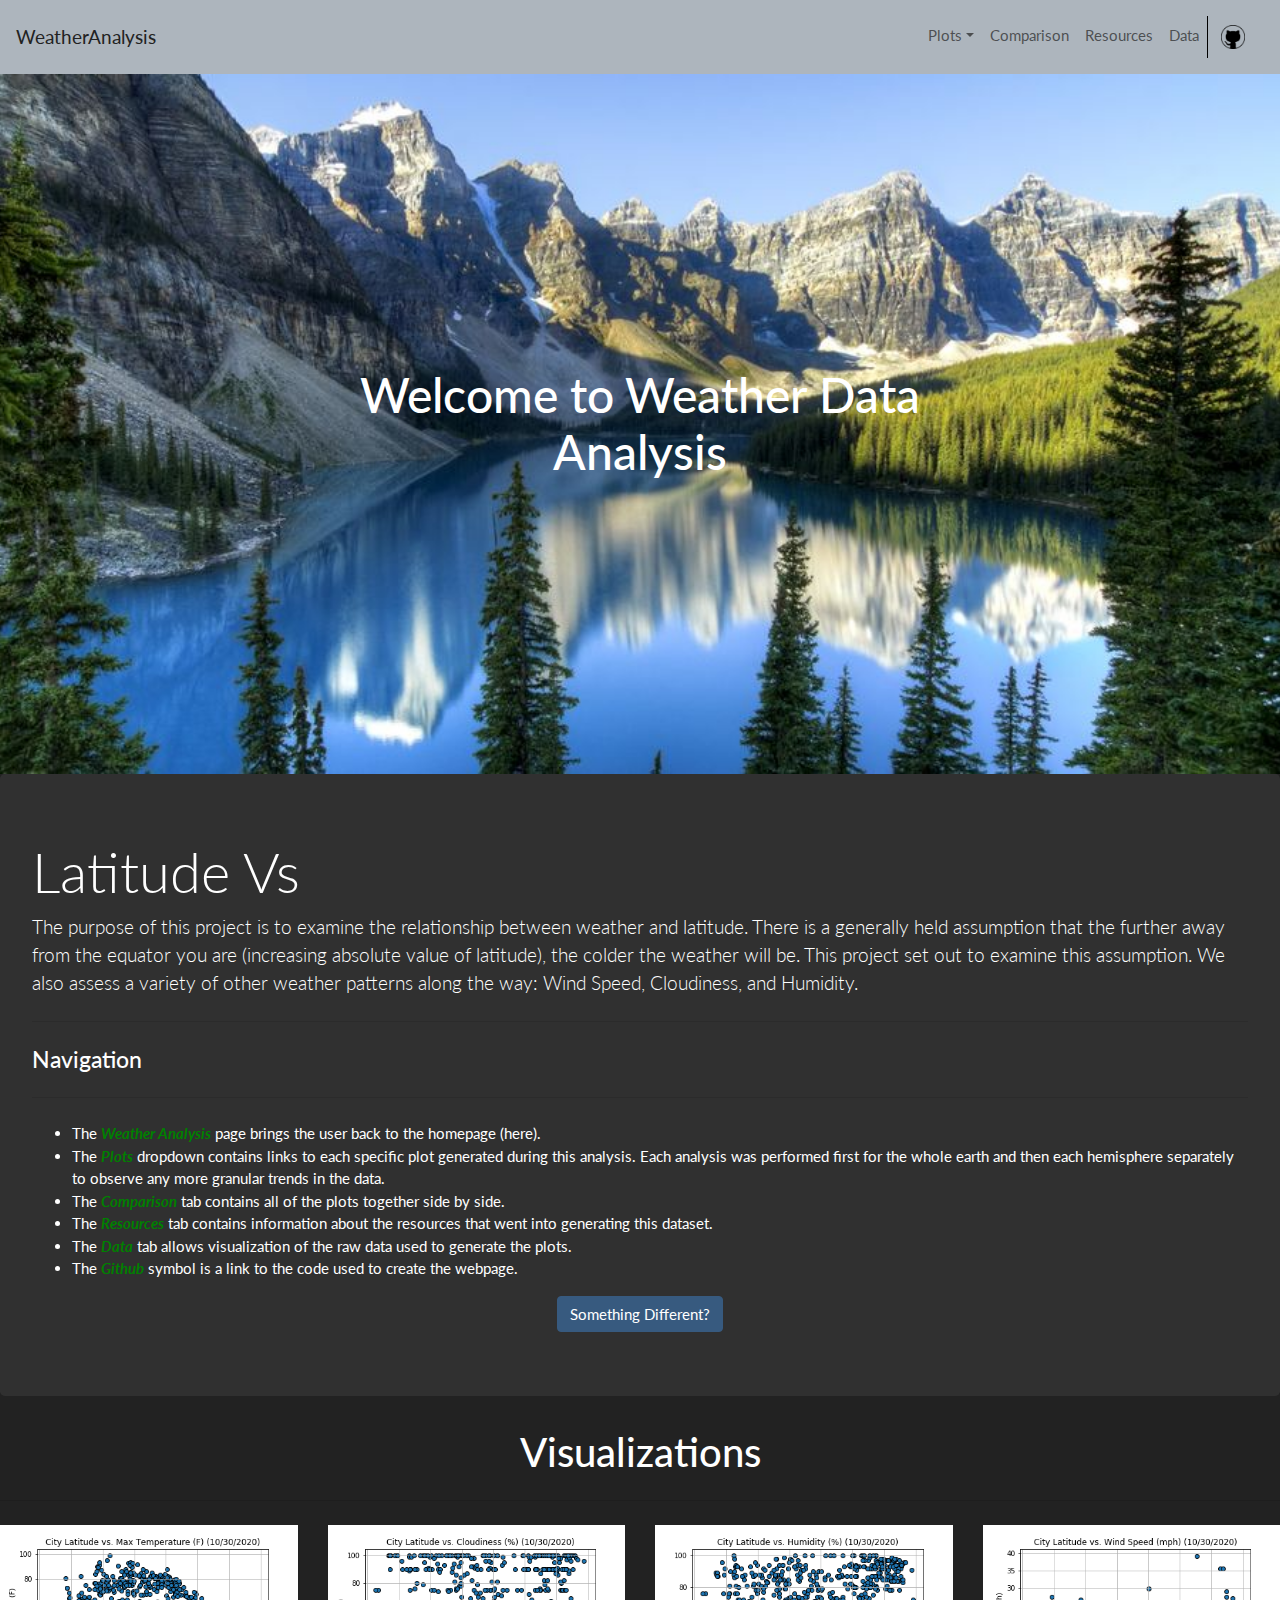
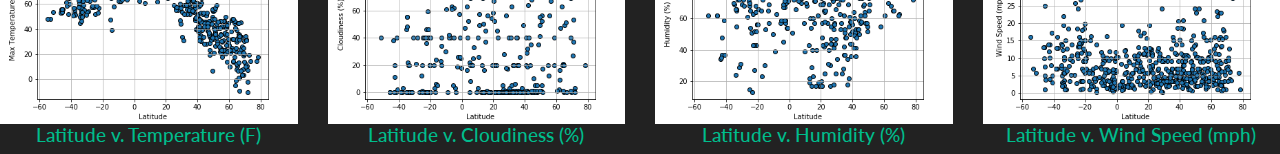
<file: index.html>
<!DOCTYPE html>
<html lang="en">
<head>
    <!-- This sets the title of the webpage that appears on the tab heading. This section also contains the regular bootstrap callout and the special Darkly bootstrap
    formatting. Finally, it contains our own style sheet for formatting specific elements. -->
    <meta charset="UTF-8" name = "viewport" content="width=device-width, initial-scale=1">
    <title>Weather Analysis</title>
    <link rel="stylesheet" href="https://stackpath.bootstrapcdn.com/bootstrap/4.3.1/css/bootstrap.min.css" integrity="sha384-ggOyR0iXCbMQv3Xipma34MD+dH/1fQ784/j6cY/iJTQUOhcWr7x9JvoRxT2MZw1T" crossorigin="anonymous">
    <link rel = "stylesheet" href = "bootstrap.css">
    <link rel = "stylesheet" href = "style.css">
</head>

<body>
<!-- This is our navbar. It will be commented here and then there are only minor changes to this for the rest of the pages. The only significant change is a small
 subheading added to the upper left of the bar to indicate which page the user is on. -->
     <nav class="navbar navbar-expand-lg navbar-light bg-light smallnav">

         <!-- This is the main link which takes you back to the homepage from each page -->
    <a class="navbar-brand smallnav" href="index.html">WeatherAnalysis</a>
    <button class="navbar-toggler" type="button" data-toggle="collapse" data-target="#navbarSupportedContent" aria-controls="navbarSupportedContent" aria-expanded="false" aria-label="Toggle navigation">
      <span class="navbar-toggler-icon"></span>
    </button>
<!-- This callout here indicates what happens when used on a smaller screen, essentially answering the question "What is collapsed together?" hence the name: navbar-collapse -->
    <div class="collapse navbar-collapse" id="navbarSupportedContent">

        <!-- ml-auto places a list on the right side of the page -->
        <ul class="navbar-nav ml-auto">
            <!-- This is a dropdown item. Plots is a list of the different analysis pages -->
            <li class="nav-item dropdown">
            <a class="nav-link dropdown-toggle smallnav" data-toggle="dropdown" href="#" role="button" aria-haspopup="true" aria-expanded="false">Plots</a>
            <div class="dropdown-menu" style>
                <a class="dropdown-item smallnav" href="./VisualPages/temp.html">Latitude v Temperature</a>
                <a class="dropdown-item smallnav" href="./VisualPages/clouds.html">Latitude v Cloudiness</a>
                <a class="dropdown-item smallnav" href="./VisualPages/humidity.html">Latitude v Humidity</a>
                <a class="dropdown-item smallnav" href="./VisualPages/winds.html">Latitude v Wind Speed</a>

            </div>
        </li>

<!-- This is a link to the page which compares all of the plots on one page -->
        <li class="nav-item">
            <a class="nav-link smallnav" href="./comparison.html">Comparison</a>
        </li>
            </li>
            <!-- This link is for the page which contains all of the Resources used by the initial analysis and this website. -->
            <li class="nav-item">
            <a class="nav-link smallnav" href="./resources.html">Resources</a>
        </li>
            <!-- This link is for the raw data page -->
            <li class="nav-item finalli">
            <a class="nav-link smallnav" href="./data.html">Data</a>
        </li>

            <a class="navbar-brand" href="https://github.com/mgood13/Web-Design-Challenge" target="_blank">
                    <img src="github_PNG83.png" width="30" height="30" alt="" loading="lazy" style="margin-left: 10px; padding: 3px;">
                </a>
      </ul>
    </div>
  </nav>


     <div class="image">
        <h1 class = landingtext >Welcome to Weather Data Analysis</h1>
     </div>


    <div>
        <!-- This is the jumbotron item which contains the text on the bottom of the landing page. -->
        <div class="jumbotron">
  <h1 class="display-4">Latitude Vs</h1>
  <p class="lead">The purpose of this project is to examine the relationship between weather and latitude. There is a generally held assumption that the further
  away from the equator you are (increasing absolute value of latitude), the colder the weather will be. This project set out to examine this assumption.
  We also assess a variety of other weather patterns along the way: Wind Speed, Cloudiness, and Humidity. </p>
  <hr class="my-4">
            <h4>Navigation</h4>
            <hr class="my-4">
            <p>
            <!-- This list creates the list. Which explains to the user each element of the navbar -->
                <ul>
            <li>The <i> <b class = 'highlight'>Weather Analysis</b> </i> page brings the user back to the homepage (here).</li>
            <li>The <i> <b class = 'highlight'>Plots</b> </i> dropdown contains links to each specific plot generated during this analysis. Each analysis was performed first for the whole earth
            and then each hemisphere separately to observe any more granular trends in the data.</li>
            <li>The <i> <b class = 'highlight'>Comparison</b> </i> tab contains all of the plots together side by side.</li>
            <li>The <i> <b class = 'highlight'>Resources</b> </i> tab contains information about the resources that went into generating this dataset.</li>
            <li>The <i> <b class = 'highlight'>Data</b> </i> tab allows visualization of the raw data used to generate the plots.</li>
            <li>The <i> <b class = 'highlight'>Github</b> </i> symbol is a link to the code used to create the webpage.</li>

        </ul>
            </p>
            <!-- This creates the modal which will ultimately be used to generate the small window for our image -->
            <div class = 'text-center'>
                <button type="button" class="btn btn-primary" data-toggle="modal" data-target="#exampleModal" align = 'center'> Something Different? </button>
            </div>

<!-- Modal (popup window) -->
<div class="modal fade" id="exampleModal" tabindex="-1" role="dialog" aria-labelledby="exampleModalLabel" aria-hidden="true">
  <div class="modal-dialog modal-lg" role="document">
    <div class="modal-content">
      <div class="modal-header">
        <h5 class="modal-title" id="exampleModalLabel">Something to Break Up The Monotony</h5>
        <button type="button" class="close" data-dismiss="modal" aria-label="Close">
          <span aria-hidden="true">&times;</span>
        </button>
      </div>
      <div class="modal-body">
          <div class = 'container-fluid'>
              <div class = 'col-md-6 modalimage'>

                  <!-- We only treat the homeworks with the highest level of seriousness. -->
        <img src = './Images/motivationdemotivator.jpeg'>
                  </div>
              </div>
      </div>
      <div class="modal-footer">
        <button type="button" class="btn btn-secondary" data-dismiss="modal">Close</button>
      </div>
    </div>
  </div>
</div></div>

    </div>

<!-- This section creates the visualization images at the bottom of the landing page. They all have the same structure with an image of the plot and the title. -->
<div>
    <h2 align = 'center'>Visualizations</h2>
    <hr class="my-4">
     <div class = 'row'>
         <div class = 'col-md-3'>
        <div class="thumbnail">
        <a href="./VisualPages/temp.html">
          <img src="./Images/World_Temperature.png" alt="Temperature" style="width:100%">
          <div class="caption">
             <h5 align = 'center'>Latitude v. Temperature (F)</h5>
          </div>
        </a>
      </div>
             </div>
    <div class = 'col-md-3' align = 'center'>
     <div class="thumbnail">
        <a href="./VisualPages/clouds.html">
          <img src="./Images/World_Clouds.png" alt="Cloudiness" style="width:100%">
          <div class="caption">
            <h5 align = 'center'>Latitude v. Cloudiness (%)</h5>
          </div>
        </a>
      </div>
    </div>
        <div class = 'col-md-3'>
        <div class="thumbnail">
        <a href="./VisualPages/humidity.html">
          <img src="./Images/World_Humidity.png" alt="Humidity" style="width:100%">
          <div class="caption">
             <h5 align = 'center'>Latitude v. Humidity (%)</h5>
          </div>
        </a>
      </div>
        </div>


        <div class = 'col-md-3'>
        <div class="thumbnail">
        <a href="./VisualPages/winds.html">
          <img src="./Images/World_Wind.png" alt="Wind" style="width:100%">
          <div class="caption">
             <h5 align = 'center'>Latitude v. Wind Speed (mph)</h5>
          </div>
        </a>
      </div>
    </div>
         </div>
    </div>


<!-- Javascript -->
<script src="https://code.jquery.com/jquery-3.5.1.slim.min.js" integrity="sha384-DfXdz2htPH0lsSSs5nCTpuj/zy4C+OGpamoFVy38MVBnE+IbbVYUew+OrCXaRkfj" crossorigin="anonymous"></script>
<script src="https://cdn.jsdelivr.net/npm/bootstrap@4.5.3/dist/js/bootstrap.bundle.min.js" integrity="sha384-ho+j7jyWK8fNQe+A12Hb8AhRq26LrZ/JpcUGGOn+Y7RsweNrtN/tE3MoK7ZeZDyx" crossorigin="anonymous"></script>

</body>
</html>
</file>
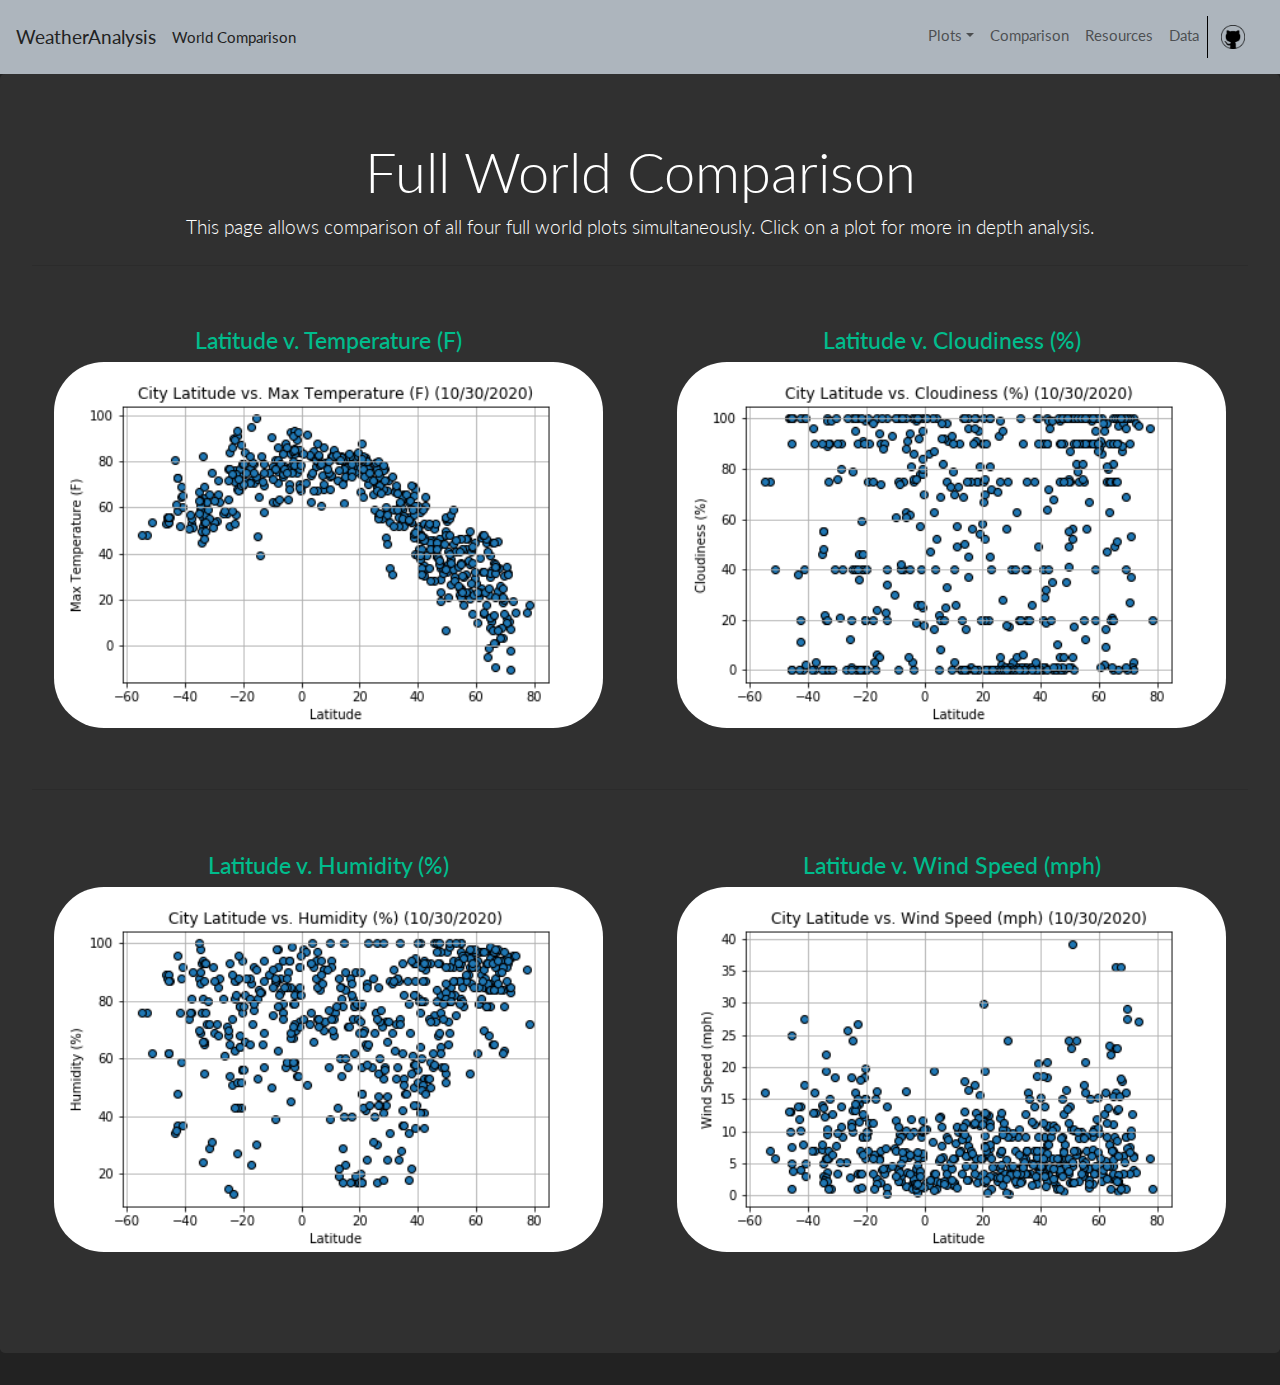
<file: comparison.html>
<!DOCTYPE html>
<html lang="en">
<head>
    <meta charset="UTF-8" name = "viewport" content="width=device-width, initial-scale=1">
    <title>Data Comparison</title>
    <link rel="stylesheet" href="https://stackpath.bootstrapcdn.com/bootstrap/4.3.1/css/bootstrap.min.css" integrity="sha384-ggOyR0iXCbMQv3Xipma34MD+dH/1fQ784/j6cY/iJTQUOhcWr7x9JvoRxT2MZw1T" crossorigin="anonymous">
    <link rel = "stylesheet" href = "bootstrap.css">
    <link rel = "stylesheet" href = "style.css">
</head>
<body>
<!-- Conserved Navbar item -->
<nav class="navbar navbar-expand-lg navbar-light bg-light smallnav">

    <a class="navbar-brand smallnav" href="./index.html">WeatherAnalysis</a>
    <button class="navbar-toggler" type="button" data-toggle="collapse" data-target="#navbarSupportedContent" aria-controls="navbarSupportedContent" aria-expanded="false" aria-label="Toggle navigation">
      <span class="navbar-toggler-icon"></span>
    </button>
    <a class="navbar-brand smallnav pagemark" href="#">World Comparison</a>

    <div class="collapse navbar-collapse" id="navbarSupportedContent">

        <ul class="navbar-nav ml-auto">
            <li class="nav-item dropdown">
            <a class="nav-link dropdown-toggle smallnav" data-toggle="dropdown" href="#" role="button" aria-haspopup="true" aria-expanded="false">Plots</a>
            <div class="dropdown-menu" style>
                <a class="dropdown-item smallnav" href="./VisualPages/temp.html">Latitude v Temperature</a>
                <a class="dropdown-item smallnav" href="./VisualPages/clouds.html">Latitude v Cloudiness</a>
                <a class="dropdown-item smallnav" href="./VisualPages/humidity.html">Latitude v Humidity</a>
                <a class="dropdown-item smallnav" href="./VisualPages/winds.html">Latitude v Wind Speed</a>

            </div>
        </li>


        <li class="nav-item">
            <a class="nav-link smallnav" href="./comparison.html">Comparison</a>
        </li>
            </li>
            <li class="nav-item">
            <a class="nav-link smallnav" href="./resources.html">Resources</a>
        </li>
            <li class="nav-item finalli">
            <a class="nav-link smallnav" href="./data.html">Data</a>
        </li>

            <a class="navbar-brand" href="https://github.com/mgood13/Web-Design-Challenge" target="_blank">
                    <img src="./github_PNG83.png" width="30" height="30" alt="" loading="lazy" style="margin-left: 10px; padding: 3px;">
                </a>
      </ul>
    </div>
  </nav>
<div class="jumbotron">
    <!-- This item gets the subheading of Full World Comparison and shows all four of our final plots together in one place -->
  <h2 class="display-4" align = 'center'>Full World Comparison</h2>
  <p class="lead" align = 'center'>This page allows comparison of all four full world plots simultaneously. Click on a plot for more in depth analysis. </p>
  <!-- This is just a horizontal bar across the screen for aesthetics -->
    <hr class="my-4">
<div>
    <!-- All four of these containers are largely identical. A pair of them is contained in a given row, they have rounded corners, and they have a unique title. -->
    <!-- Each image and title pair is a link to its individual analysis page.-->
    <div class = 'row'>
        <div class = 'col-md-6 plot'>
            <a href = './VisualPages/temp.html'>
                <h4 align = 'center'>Latitude v. Temperature (F)</h4>
                <img src="./Images/World_Temperature.png" alt="Temperature" style="width:100%; border-radius: 50px">
            </a>
        </div>
        <div class = 'col-md-6 plot'>
            <a href = './VisualPages/clouds.html'>
                <h4 align = 'center'>Latitude v. Cloudiness (%)</h4>
                <img src="./Images/World_Clouds.png" alt="Clouds" style="width:100%; border-radius: 50px">
            </a>
        </div>
    </div>
    <hr class="my-4">
    <div class = 'row'>
        <div class = 'col-md-6 plot'>
            <a href = './VisualPages/humidity.html'>
                <h4 align = 'center'>Latitude v. Humidity (%)</h4>
                <img src="./Images/World_Humidity.png" alt="Humidity" style="width:100%; border-radius: 50px">
            </a>
        </div>
        <div class = 'col-md-6 plot'>
            <a href = './VisualPages/winds.html'>
                <h4 align = 'center'>Latitude v. Wind Speed (mph)</h4>
                <img src="./Images/World_Wind.png" alt="Wind" style="width:100%; border-radius: 50px">
            </a>
        </div>
    </div>

</div>

<!-- Javascript -->
<script src="https://code.jquery.com/jquery-3.5.1.slim.min.js" integrity="sha384-DfXdz2htPH0lsSSs5nCTpuj/zy4C+OGpamoFVy38MVBnE+IbbVYUew+OrCXaRkfj" crossorigin="anonymous"></script>
<script src="https://cdn.jsdelivr.net/npm/bootstrap@4.5.3/dist/js/bootstrap.bundle.min.js" integrity="sha384-ho+j7jyWK8fNQe+A12Hb8AhRq26LrZ/JpcUGGOn+Y7RsweNrtN/tE3MoK7ZeZDyx" crossorigin="anonymous"></script>


</body>
</file>
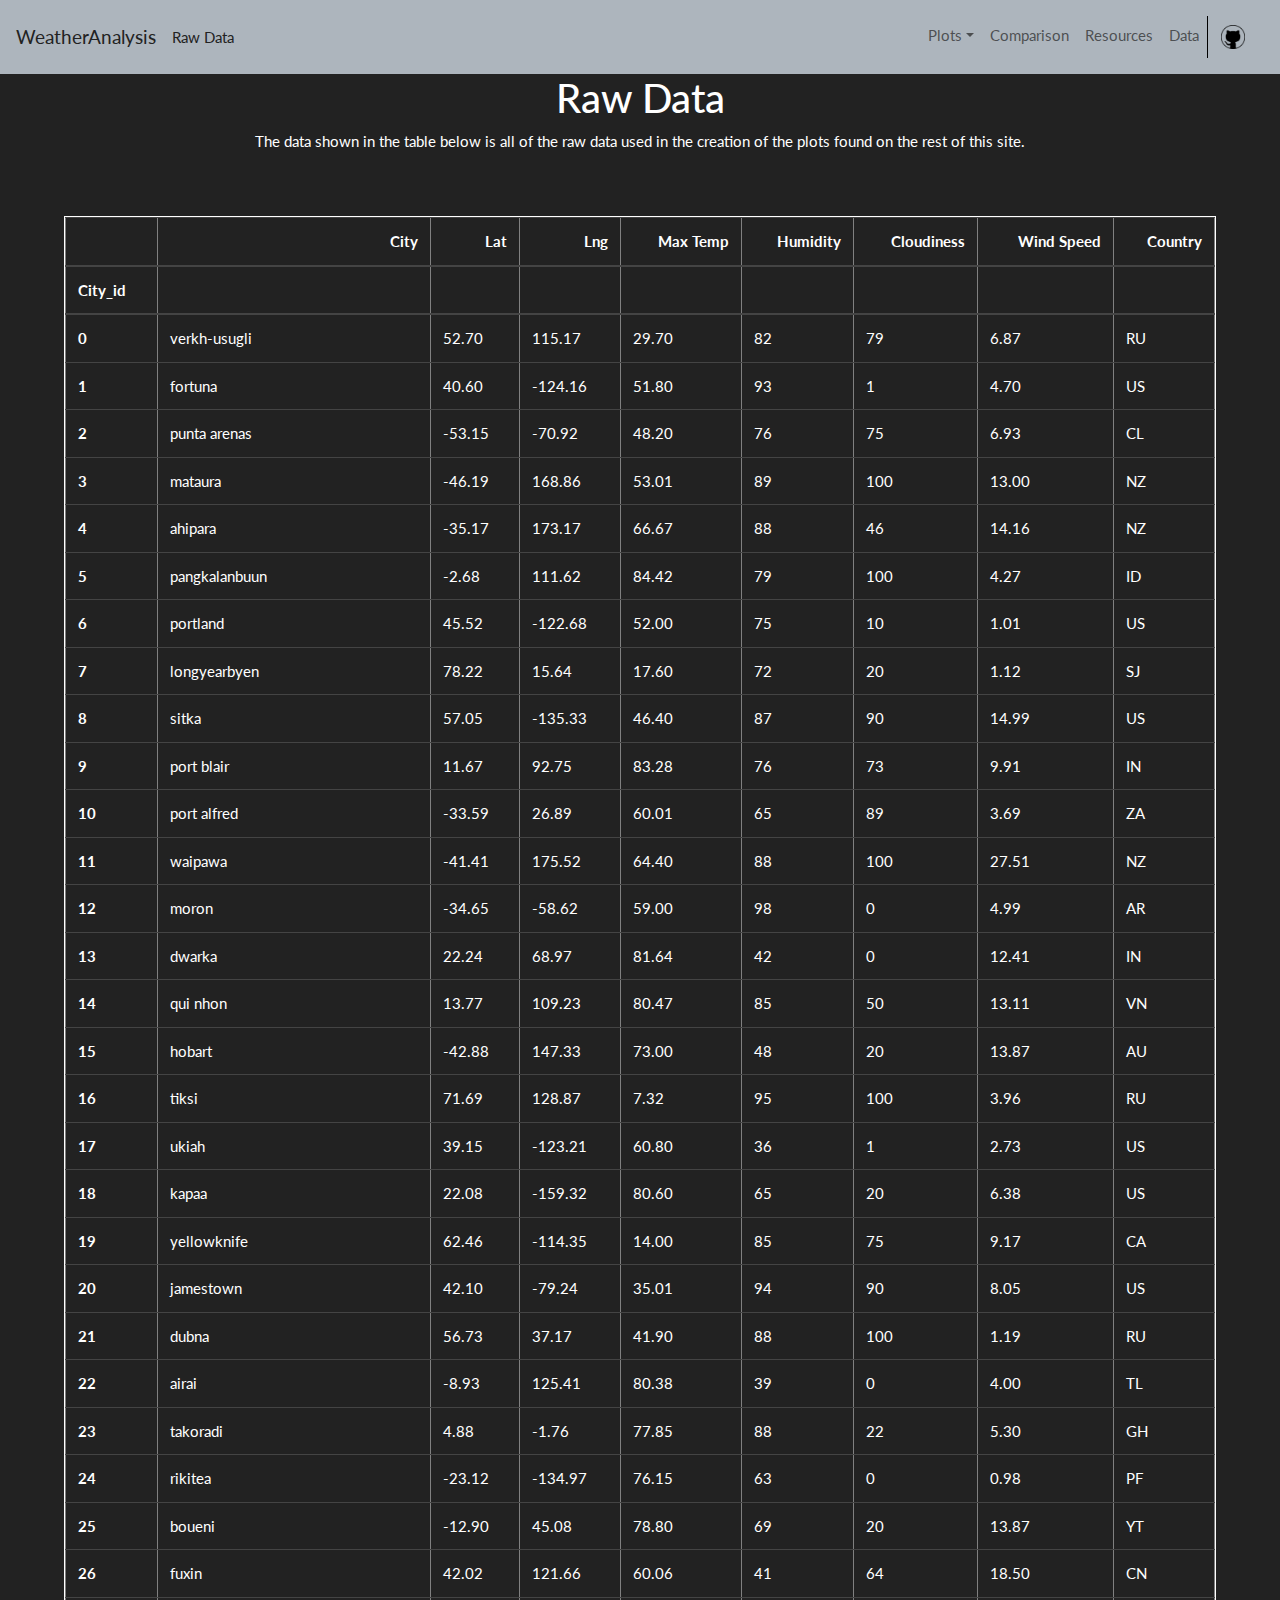
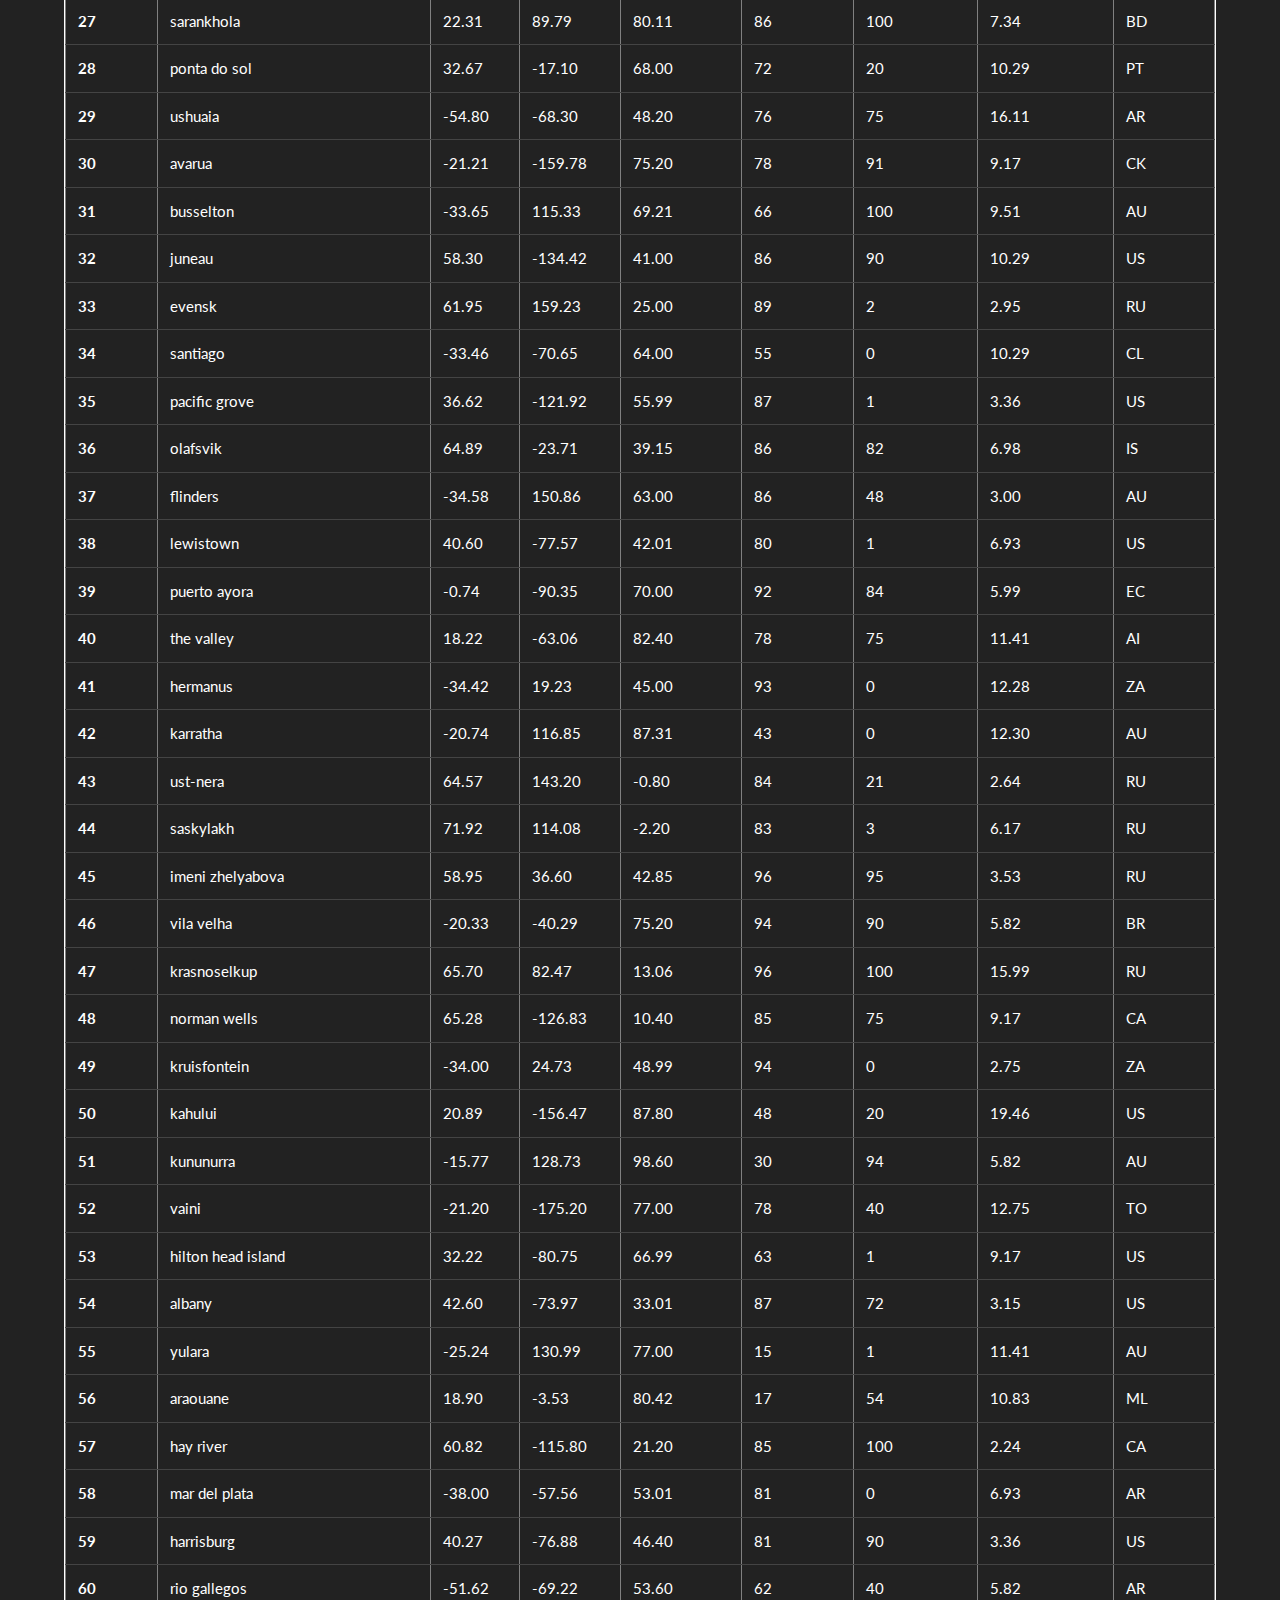
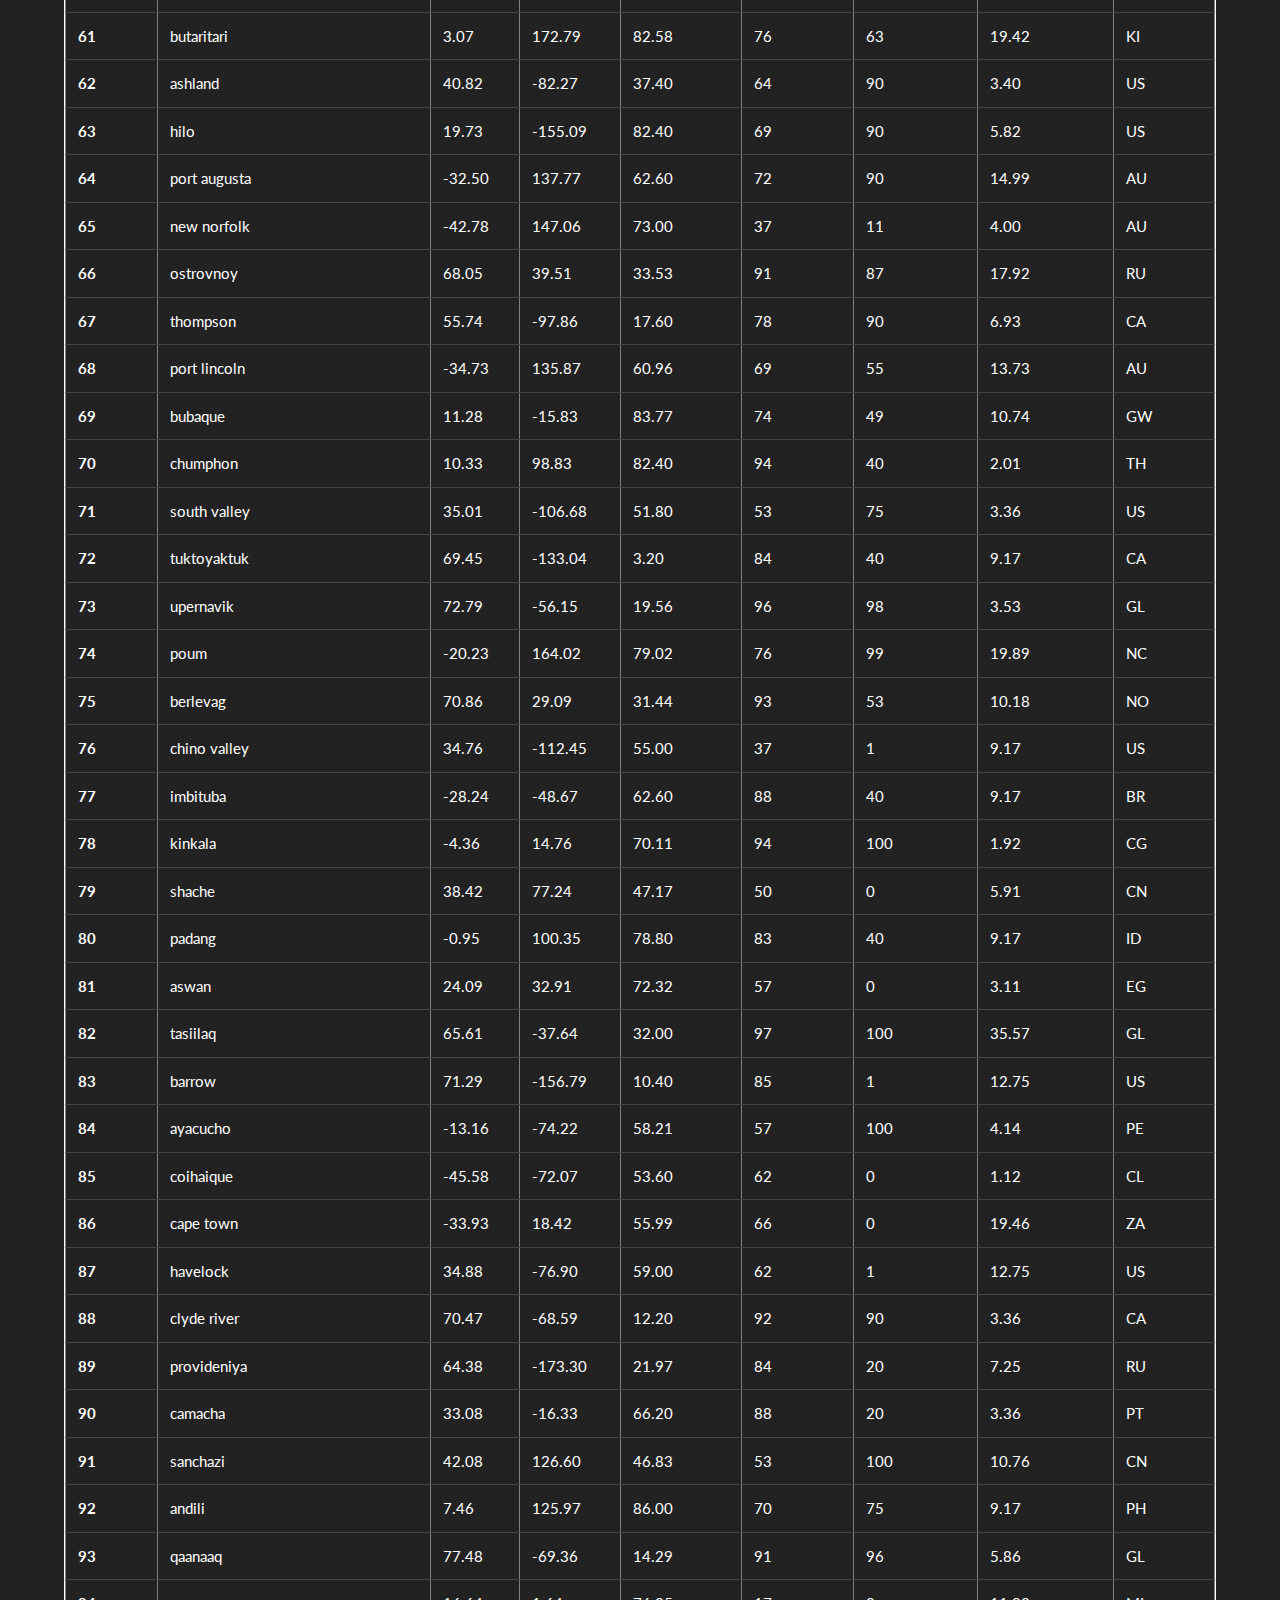
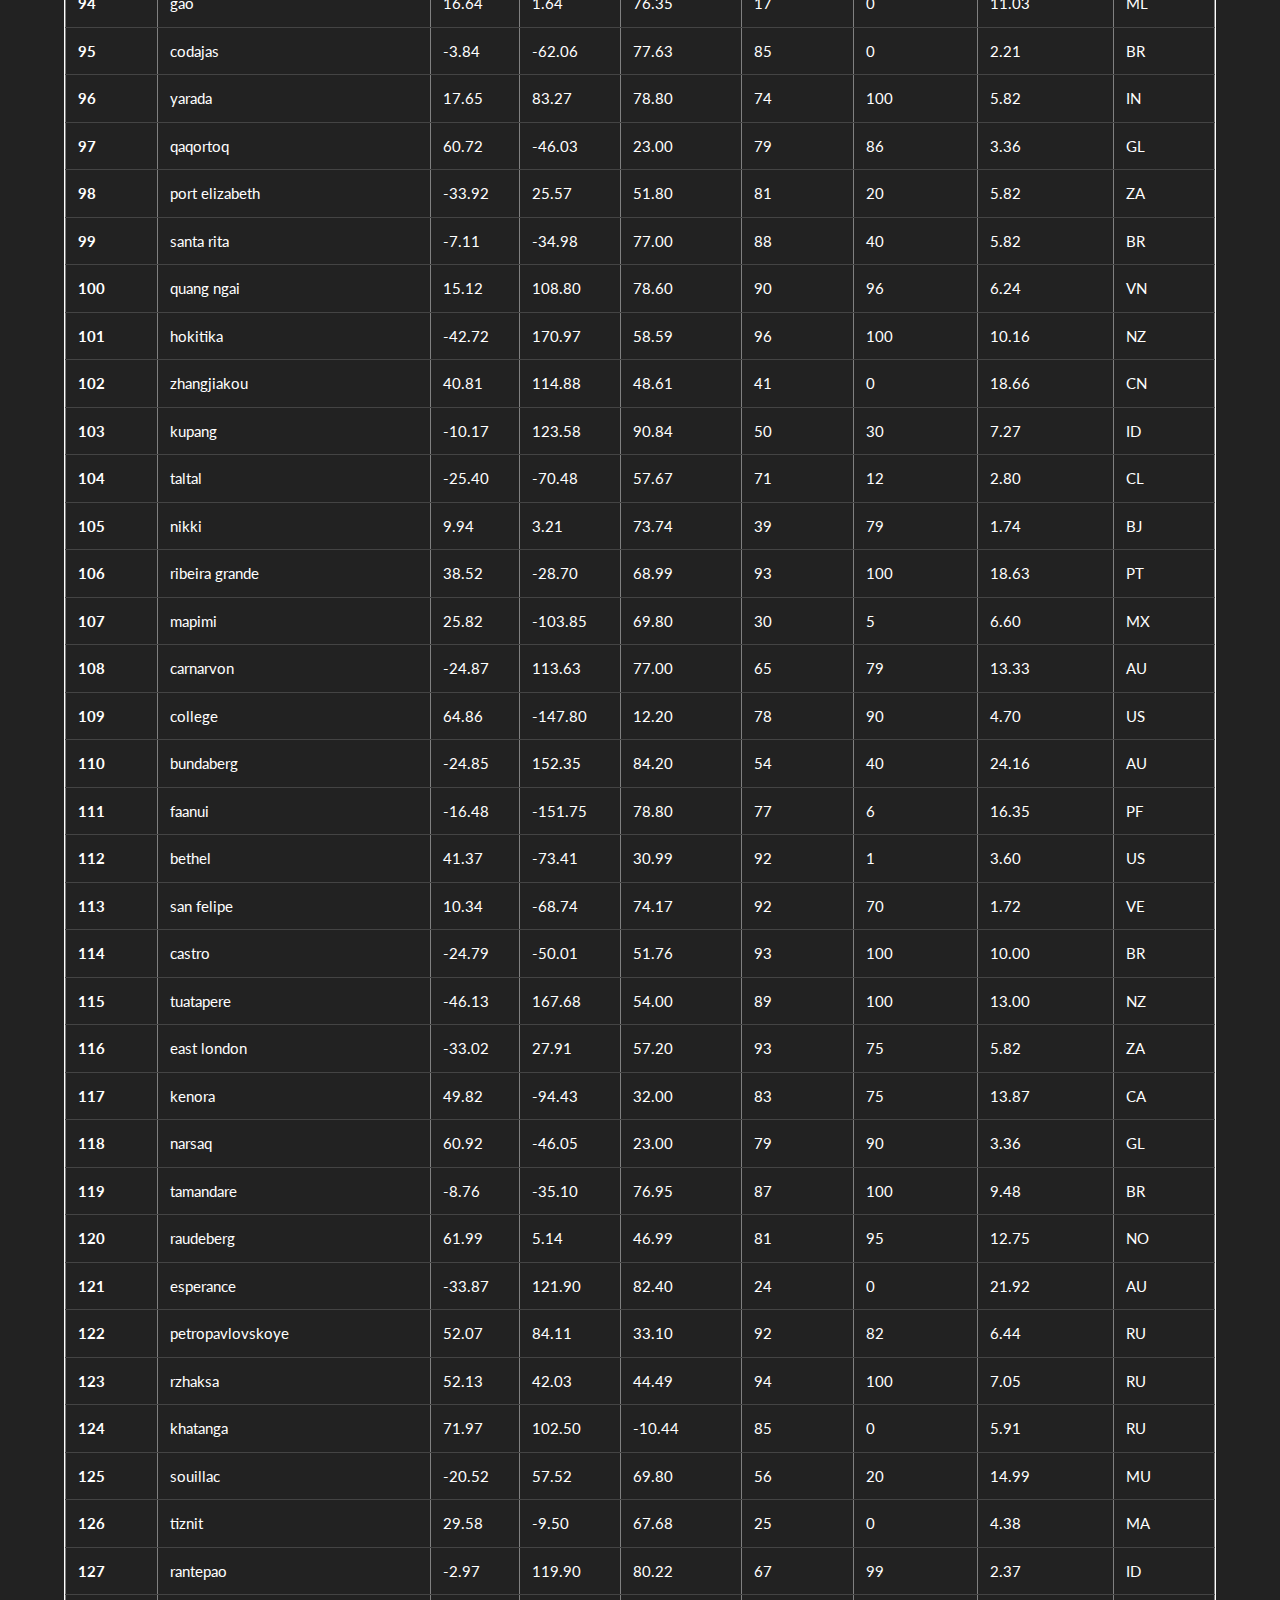
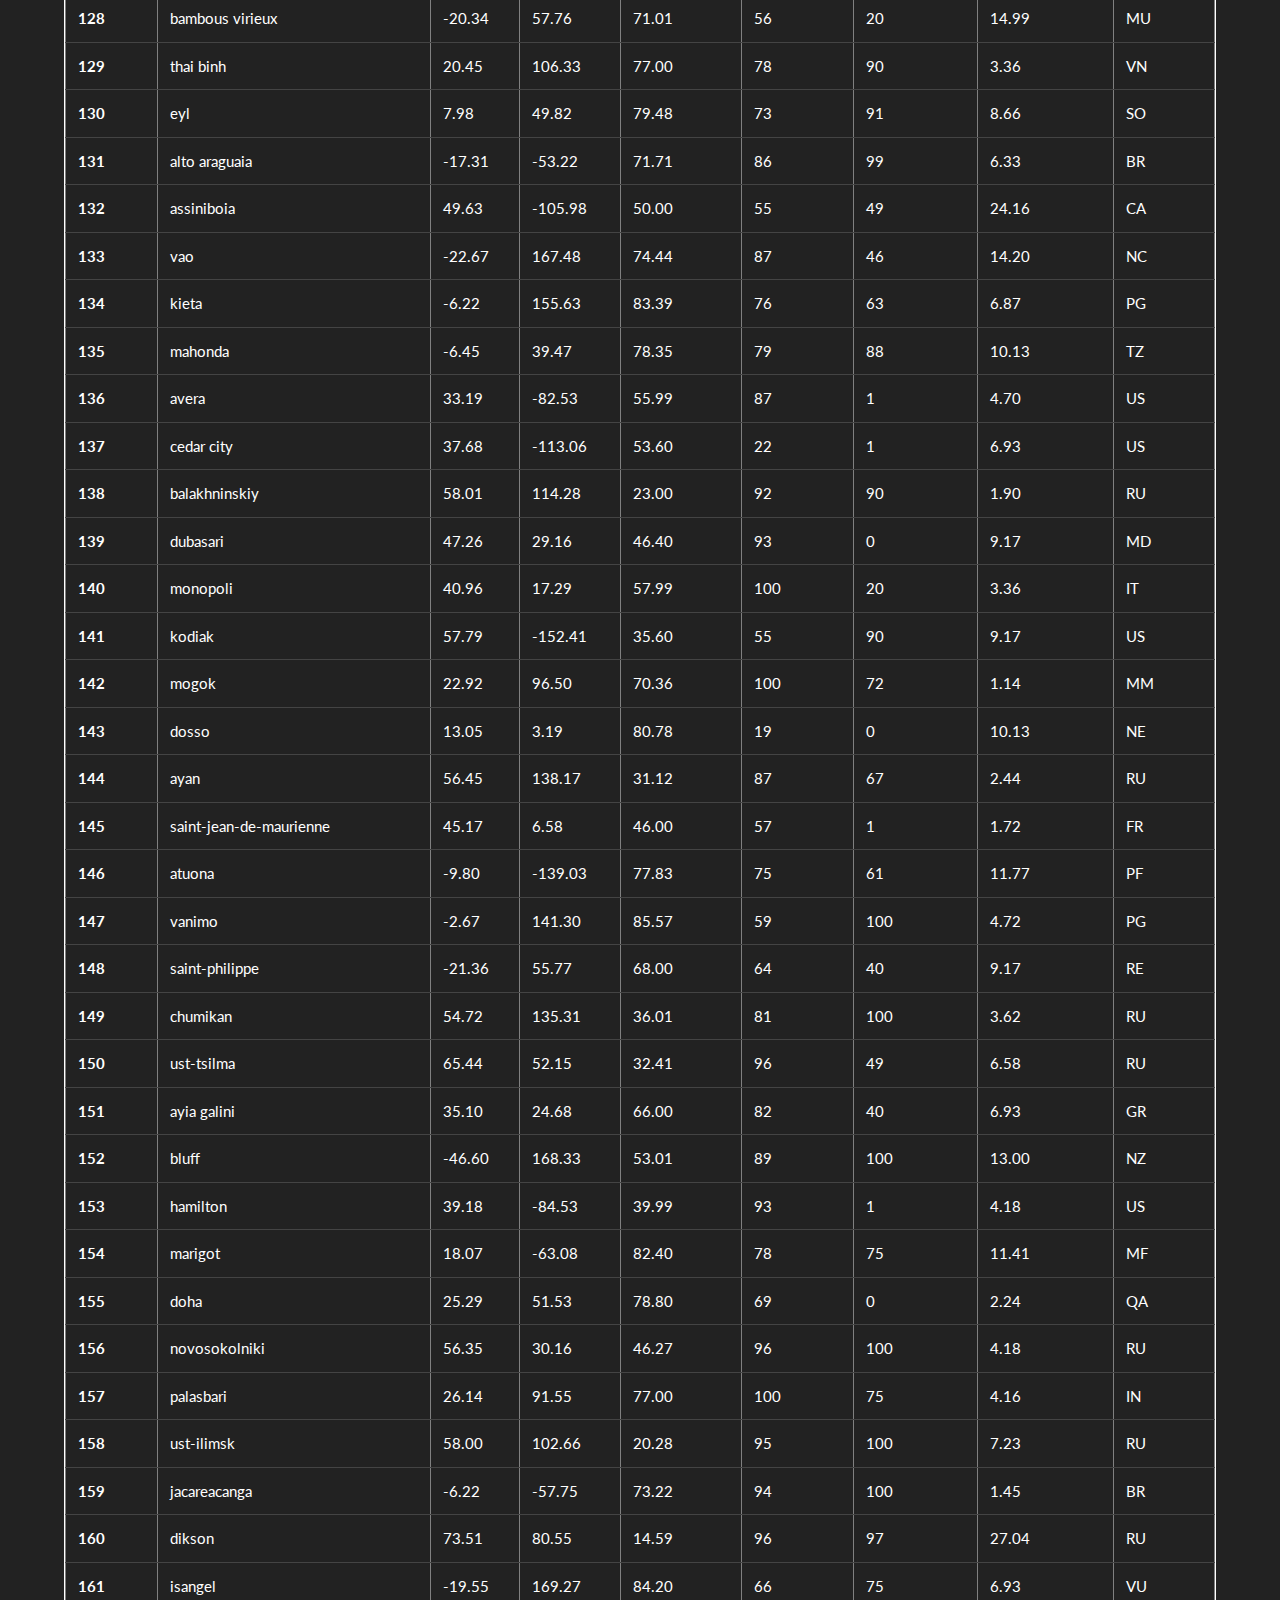
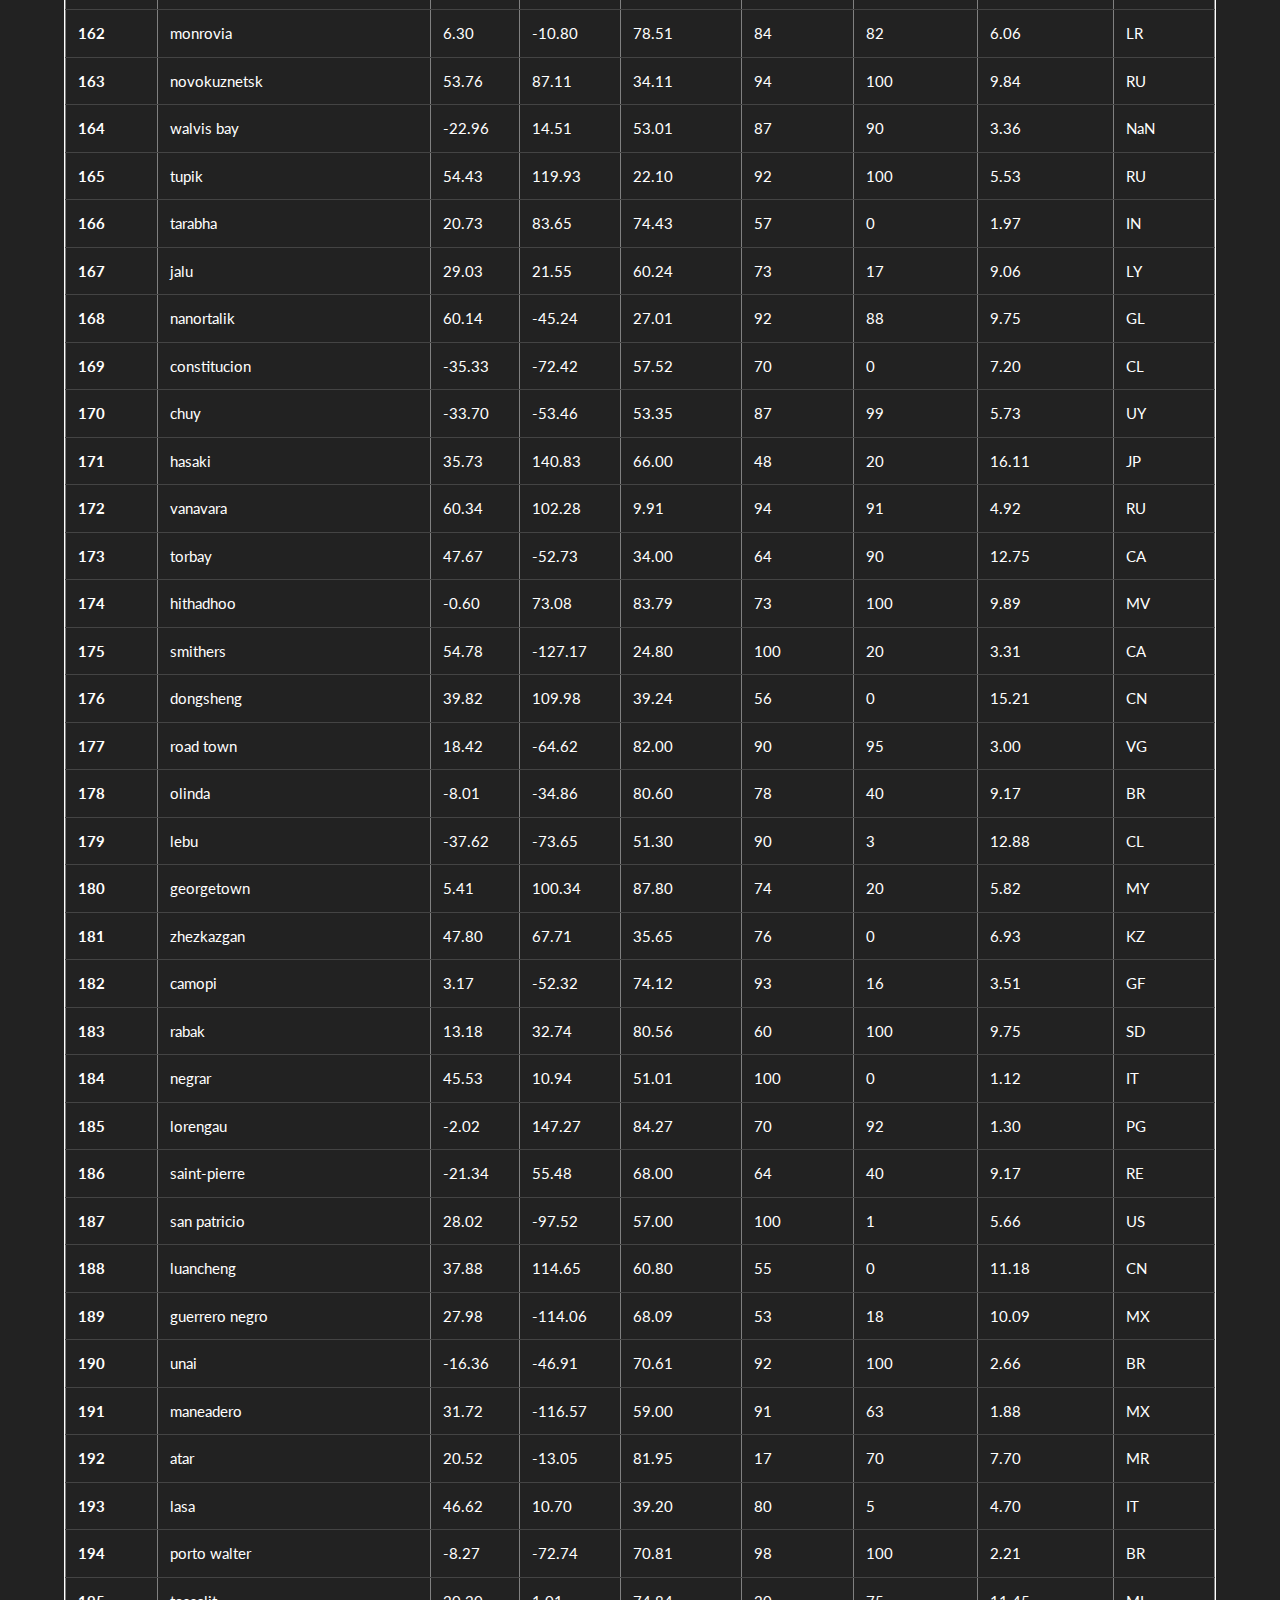
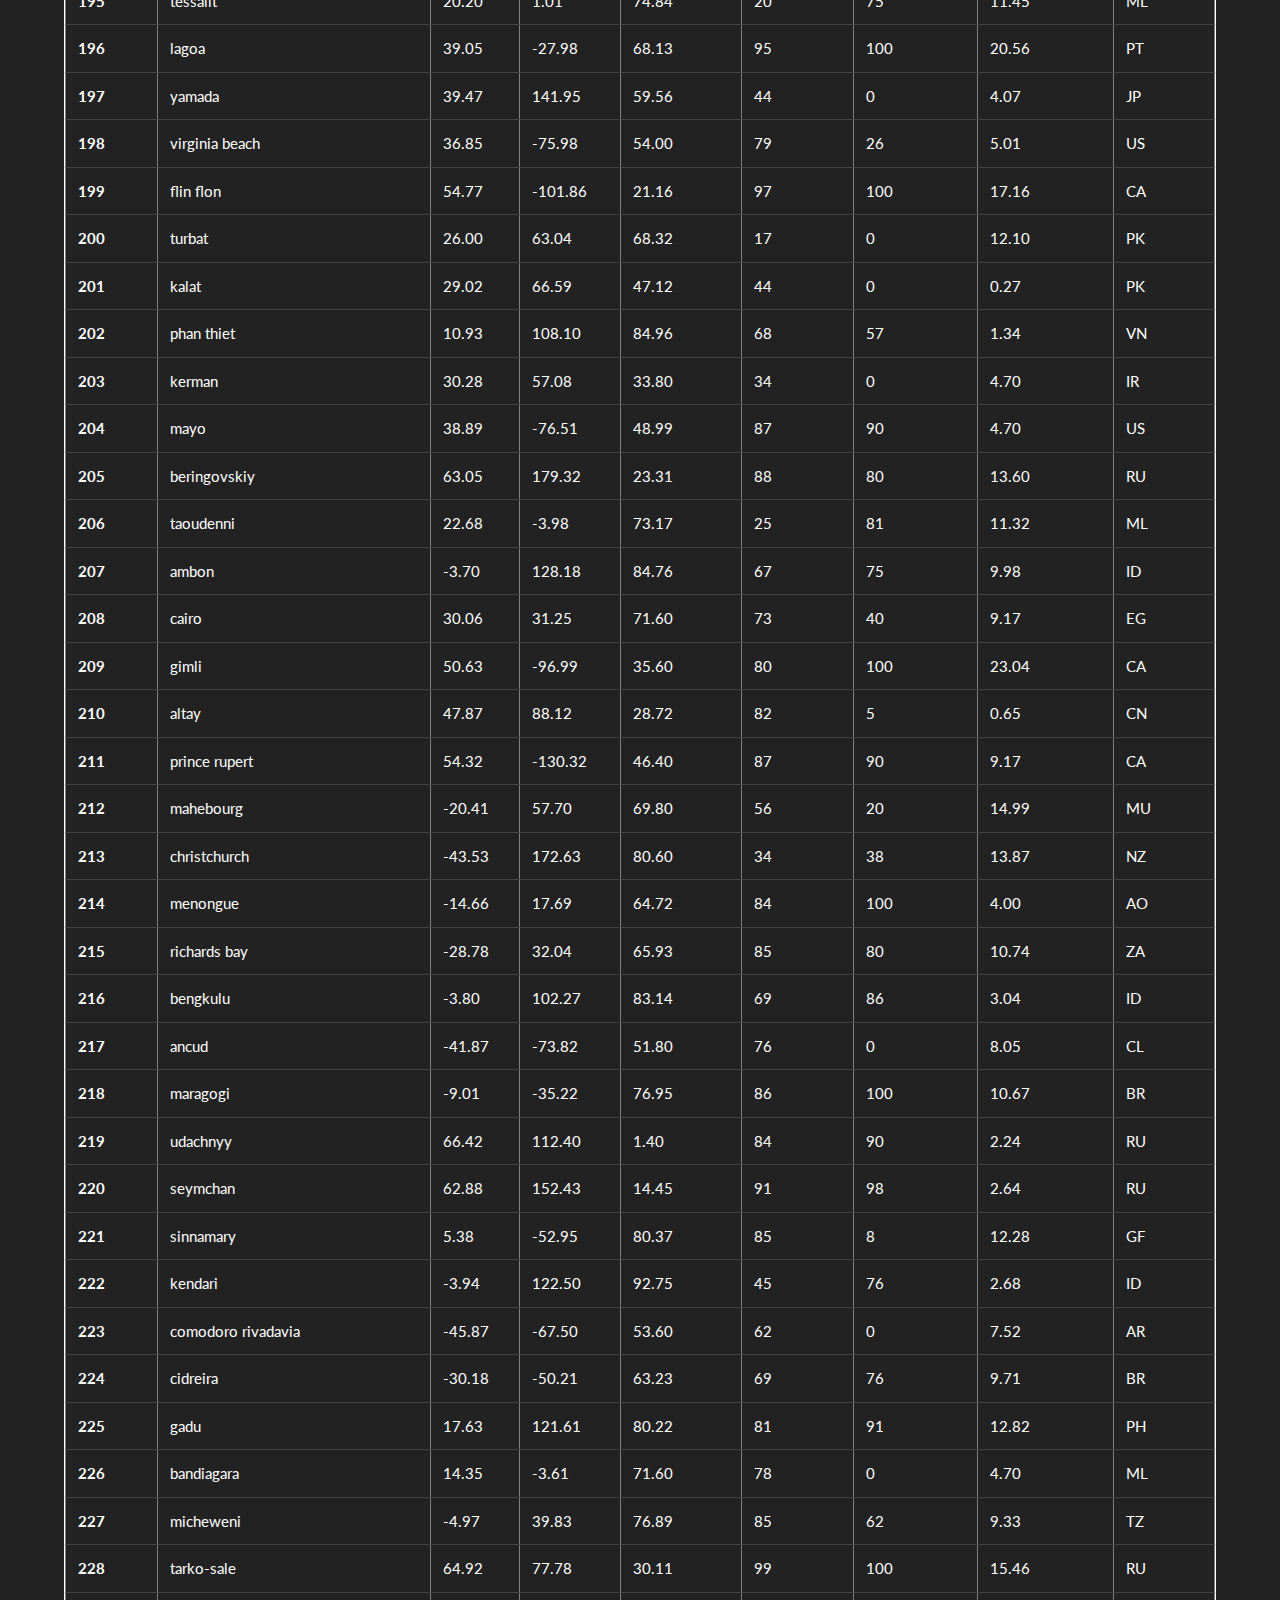
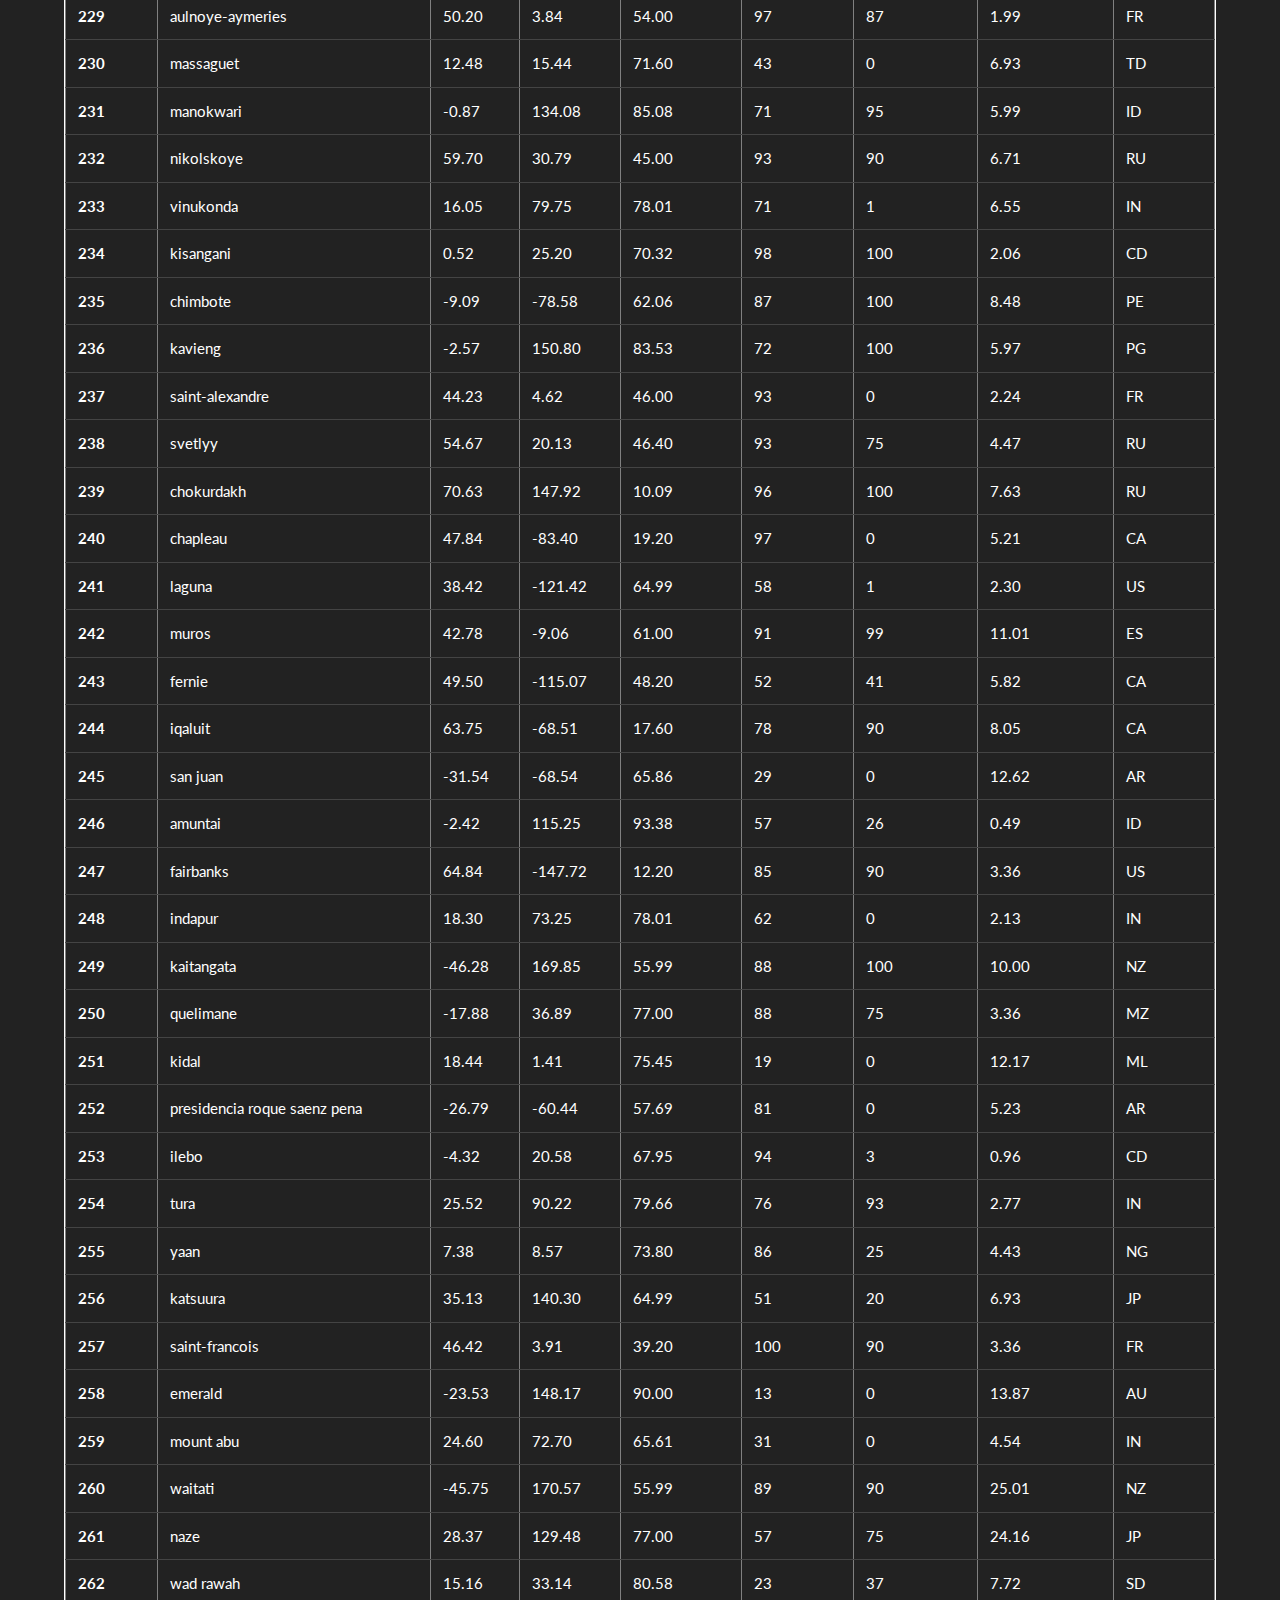
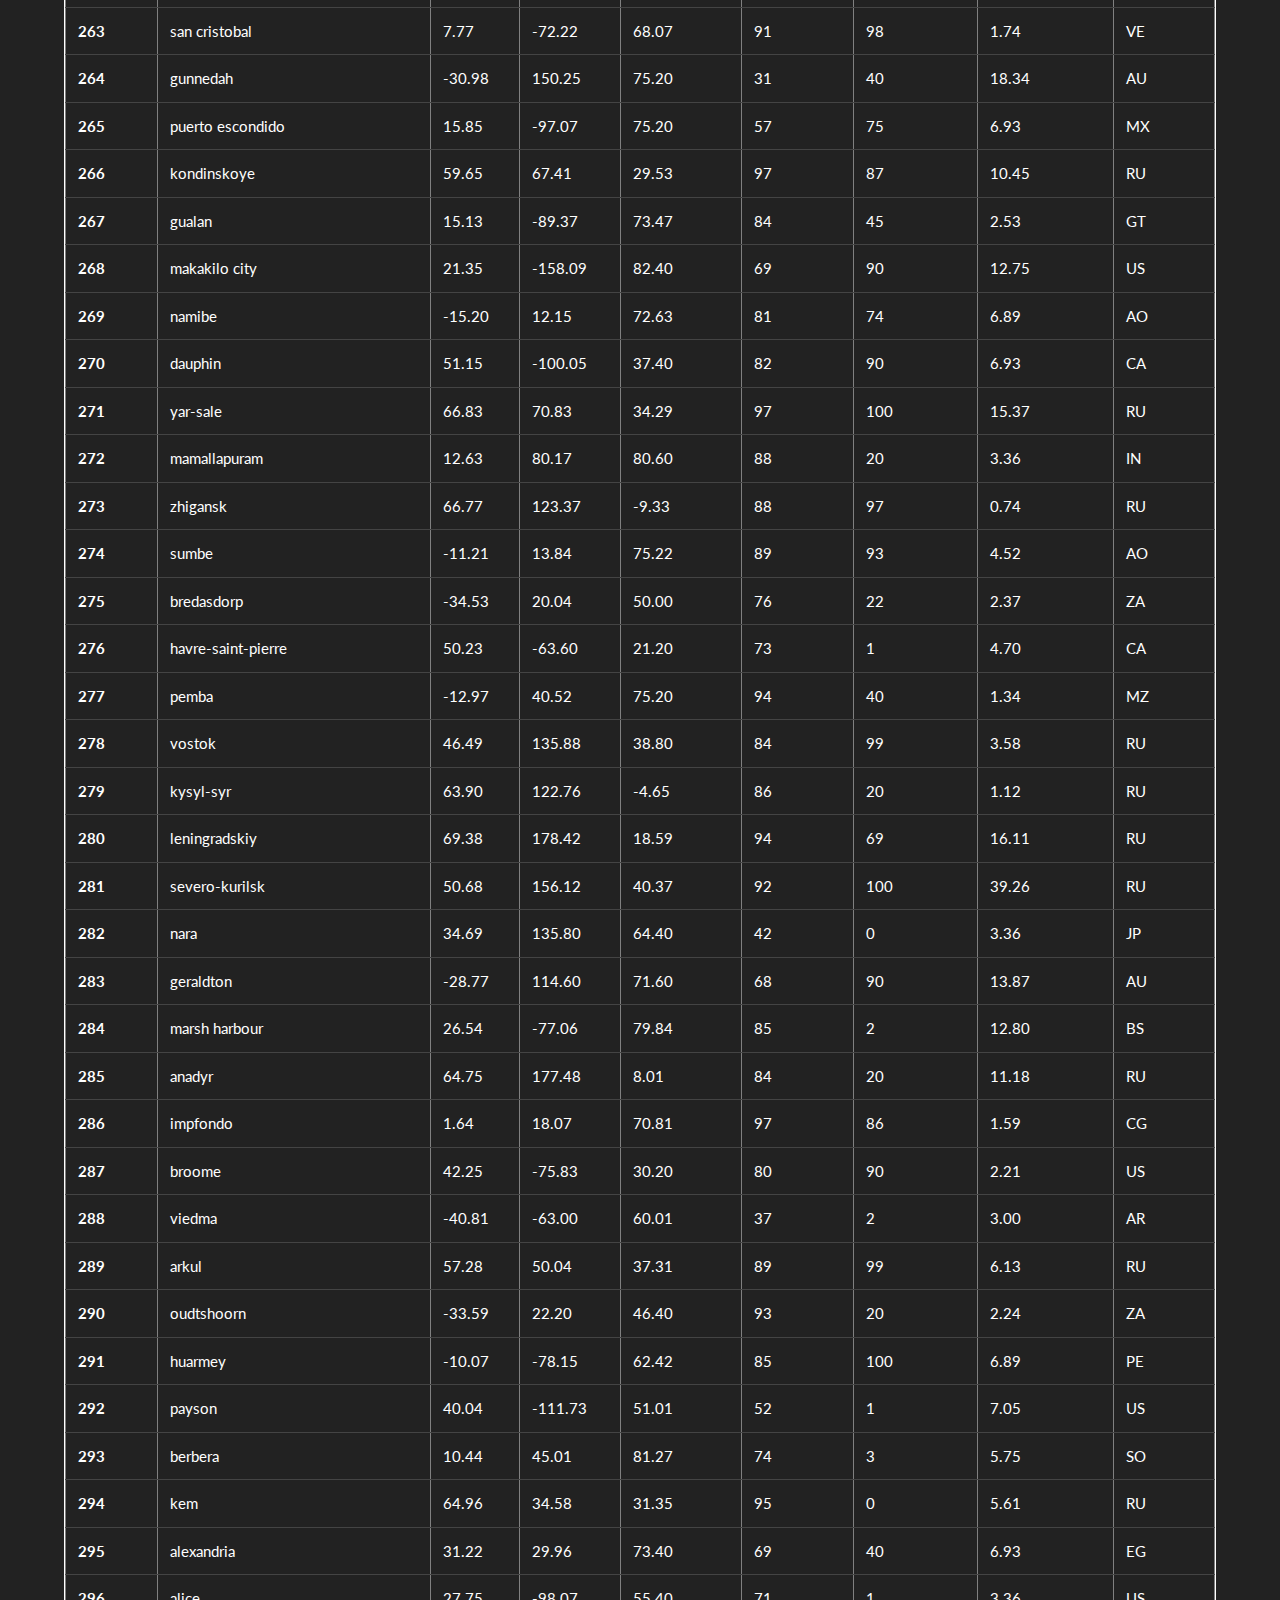
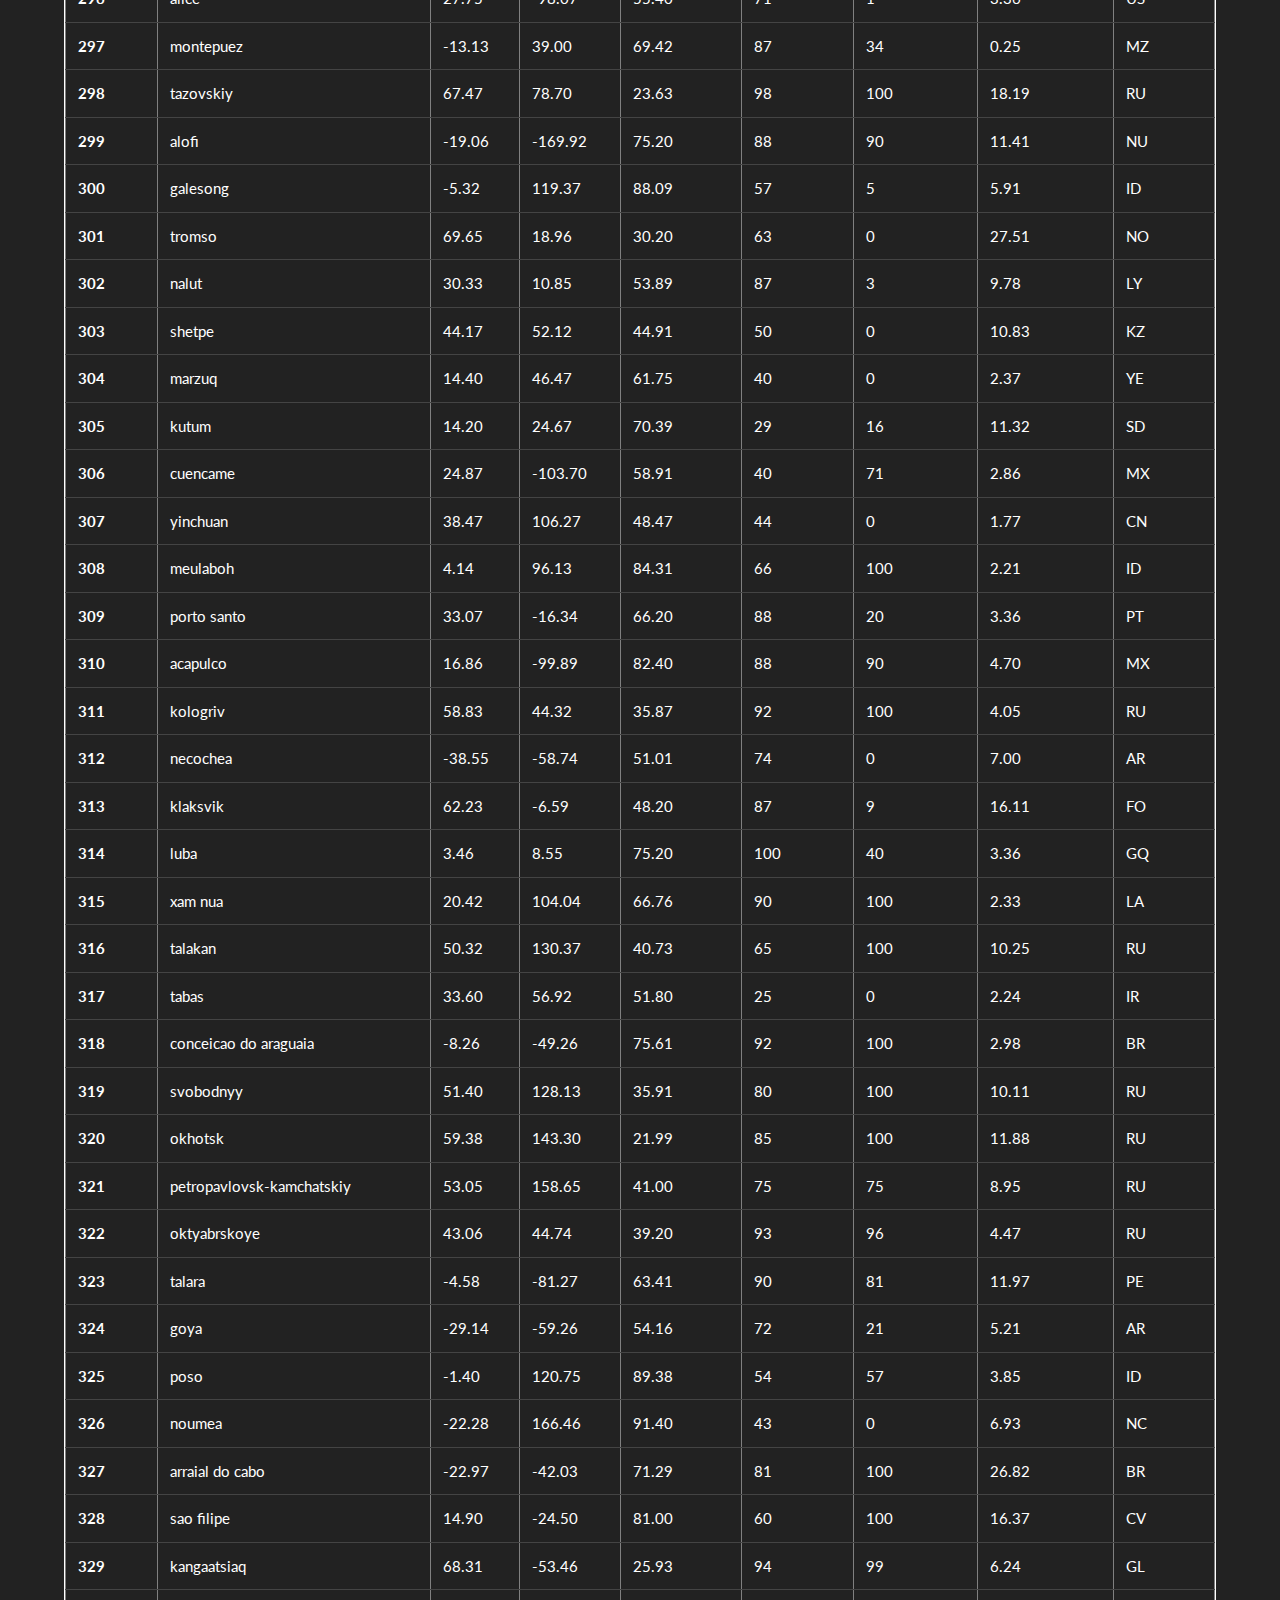
<file: data.html>
<!DOCTYPE html>
<html lang="en">
<head>
    <meta charset="UTF-8" name = "viewport" content="width=device-width, initial-scale=1">
    <title>Weather Analysis Data</title>
    <link rel="stylesheet" href="https://stackpath.bootstrapcdn.com/bootstrap/4.3.1/css/bootstrap.min.css" integrity="sha384-ggOyR0iXCbMQv3Xipma34MD+dH/1fQ784/j6cY/iJTQUOhcWr7x9JvoRxT2MZw1T" crossorigin="anonymous">
    <link rel = "stylesheet" href = "bootstrap.css">
    <link rel = "stylesheet" href = "style.css">
</head>

<body>
<!-- The conserved navbar -->
<nav class="navbar navbar-expand-lg navbar-light bg-light smallnav">

    <a class="navbar-brand smallnav" href="./index.html">WeatherAnalysis</a>
    <button class="navbar-toggler" type="button" data-toggle="collapse" data-target="#navbarSupportedContent" aria-controls="navbarSupportedContent" aria-expanded="false" aria-label="Toggle navigation">
      <span class="navbar-toggler-icon"></span>
    </button>
    <a class="navbar-brand smallnav pagemark" href="#">Raw Data</a>

    <div class="collapse navbar-collapse" id="navbarSupportedContent">

        <ul class="navbar-nav ml-auto">
            <li class="nav-item dropdown">
            <a class="nav-link dropdown-toggle smallnav" data-toggle="dropdown" href="#" role="button" aria-haspopup="true" aria-expanded="false">Plots</a>
            <div class="dropdown-menu" style>
                <a class="dropdown-item smallnav" href="./VisualPages/temp.html">Latitude v Temperature</a>
                <a class="dropdown-item smallnav" href="./VisualPages/clouds.html">Latitude v Cloudiness</a>
                <a class="dropdown-item smallnav" href="./VisualPages/humidity.html">Latitude v Humidity</a>
                <a class="dropdown-item smallnav" href="./VisualPages/winds.html">Latitude v Wind Speed</a>

            </div>
        </li>


        <li class="nav-item">
            <a class="nav-link smallnav" href="./comparison.html">Comparison</a>
        </li>
            </li>
            <li class="nav-item">
            <a class="nav-link smallnav" href="./resources.html">Resources</a>
        </li>
            <li class="nav-item finalli">
            <a class="nav-link smallnav" href="./data.html">Data</a>
        </li>

            <a class="navbar-brand" href="https://github.com/mgood13/Web-Design-Challenge" target="_blank">
                    <img src="./github_PNG83.png" width="30" height="30" alt="" loading="lazy" style="margin-left: 10px; padding: 3px;">
                </a>
      </ul>
    </div>
  </nav>

<!-- Helpful header to descibe the enormous table on this page -->
<h2 align = 'center'>Raw Data</h2>
<p align = 'center'>The data shown in the table below is all of the raw data used in the creation of the plots found on the rest of this site.</p>

<!-- Add in a margin so that the table is more well defined. -->
<div style = "margin: 5%; border: 1px solid #ffffff">
  <!-- This table is directly imported from the python command pandas.df.to_html() -->
  <table border="1" class="dataframe table">
  <thead>
    <tr style="text-align: right;">
      <th></th>
      <th>City</th>
      <th>Lat</th>
      <th>Lng</th>
      <th>Max Temp</th>
      <th>Humidity</th>
      <th>Cloudiness</th>
      <th>Wind Speed</th>
      <th>Country</th>
    </tr>
    <tr>
      <th>City_id</th>
      <th></th>
      <th></th>
      <th></th>
      <th></th>
      <th></th>
      <th></th>
      <th></th>
      <th></th>
    </tr>
  </thead>
  <tbody>
    <tr>
      <th>0</th>
      <td>verkh-usugli</td>
      <td>52.70</td>
      <td>115.17</td>
      <td>29.70</td>
      <td>82</td>
      <td>79</td>
      <td>6.87</td>
      <td>RU</td>
    </tr>
    <tr>
      <th>1</th>
      <td>fortuna</td>
      <td>40.60</td>
      <td>-124.16</td>
      <td>51.80</td>
      <td>93</td>
      <td>1</td>
      <td>4.70</td>
      <td>US</td>
    </tr>
    <tr>
      <th>2</th>
      <td>punta arenas</td>
      <td>-53.15</td>
      <td>-70.92</td>
      <td>48.20</td>
      <td>76</td>
      <td>75</td>
      <td>6.93</td>
      <td>CL</td>
    </tr>
    <tr>
      <th>3</th>
      <td>mataura</td>
      <td>-46.19</td>
      <td>168.86</td>
      <td>53.01</td>
      <td>89</td>
      <td>100</td>
      <td>13.00</td>
      <td>NZ</td>
    </tr>
    <tr>
      <th>4</th>
      <td>ahipara</td>
      <td>-35.17</td>
      <td>173.17</td>
      <td>66.67</td>
      <td>88</td>
      <td>46</td>
      <td>14.16</td>
      <td>NZ</td>
    </tr>
    <tr>
      <th>5</th>
      <td>pangkalanbuun</td>
      <td>-2.68</td>
      <td>111.62</td>
      <td>84.42</td>
      <td>79</td>
      <td>100</td>
      <td>4.27</td>
      <td>ID</td>
    </tr>
    <tr>
      <th>6</th>
      <td>portland</td>
      <td>45.52</td>
      <td>-122.68</td>
      <td>52.00</td>
      <td>75</td>
      <td>10</td>
      <td>1.01</td>
      <td>US</td>
    </tr>
    <tr>
      <th>7</th>
      <td>longyearbyen</td>
      <td>78.22</td>
      <td>15.64</td>
      <td>17.60</td>
      <td>72</td>
      <td>20</td>
      <td>1.12</td>
      <td>SJ</td>
    </tr>
    <tr>
      <th>8</th>
      <td>sitka</td>
      <td>57.05</td>
      <td>-135.33</td>
      <td>46.40</td>
      <td>87</td>
      <td>90</td>
      <td>14.99</td>
      <td>US</td>
    </tr>
    <tr>
      <th>9</th>
      <td>port blair</td>
      <td>11.67</td>
      <td>92.75</td>
      <td>83.28</td>
      <td>76</td>
      <td>73</td>
      <td>9.91</td>
      <td>IN</td>
    </tr>
    <tr>
      <th>10</th>
      <td>port alfred</td>
      <td>-33.59</td>
      <td>26.89</td>
      <td>60.01</td>
      <td>65</td>
      <td>89</td>
      <td>3.69</td>
      <td>ZA</td>
    </tr>
    <tr>
      <th>11</th>
      <td>waipawa</td>
      <td>-41.41</td>
      <td>175.52</td>
      <td>64.40</td>
      <td>88</td>
      <td>100</td>
      <td>27.51</td>
      <td>NZ</td>
    </tr>
    <tr>
      <th>12</th>
      <td>moron</td>
      <td>-34.65</td>
      <td>-58.62</td>
      <td>59.00</td>
      <td>98</td>
      <td>0</td>
      <td>4.99</td>
      <td>AR</td>
    </tr>
    <tr>
      <th>13</th>
      <td>dwarka</td>
      <td>22.24</td>
      <td>68.97</td>
      <td>81.64</td>
      <td>42</td>
      <td>0</td>
      <td>12.41</td>
      <td>IN</td>
    </tr>
    <tr>
      <th>14</th>
      <td>qui nhon</td>
      <td>13.77</td>
      <td>109.23</td>
      <td>80.47</td>
      <td>85</td>
      <td>50</td>
      <td>13.11</td>
      <td>VN</td>
    </tr>
    <tr>
      <th>15</th>
      <td>hobart</td>
      <td>-42.88</td>
      <td>147.33</td>
      <td>73.00</td>
      <td>48</td>
      <td>20</td>
      <td>13.87</td>
      <td>AU</td>
    </tr>
    <tr>
      <th>16</th>
      <td>tiksi</td>
      <td>71.69</td>
      <td>128.87</td>
      <td>7.32</td>
      <td>95</td>
      <td>100</td>
      <td>3.96</td>
      <td>RU</td>
    </tr>
    <tr>
      <th>17</th>
      <td>ukiah</td>
      <td>39.15</td>
      <td>-123.21</td>
      <td>60.80</td>
      <td>36</td>
      <td>1</td>
      <td>2.73</td>
      <td>US</td>
    </tr>
    <tr>
      <th>18</th>
      <td>kapaa</td>
      <td>22.08</td>
      <td>-159.32</td>
      <td>80.60</td>
      <td>65</td>
      <td>20</td>
      <td>6.38</td>
      <td>US</td>
    </tr>
    <tr>
      <th>19</th>
      <td>yellowknife</td>
      <td>62.46</td>
      <td>-114.35</td>
      <td>14.00</td>
      <td>85</td>
      <td>75</td>
      <td>9.17</td>
      <td>CA</td>
    </tr>
    <tr>
      <th>20</th>
      <td>jamestown</td>
      <td>42.10</td>
      <td>-79.24</td>
      <td>35.01</td>
      <td>94</td>
      <td>90</td>
      <td>8.05</td>
      <td>US</td>
    </tr>
    <tr>
      <th>21</th>
      <td>dubna</td>
      <td>56.73</td>
      <td>37.17</td>
      <td>41.90</td>
      <td>88</td>
      <td>100</td>
      <td>1.19</td>
      <td>RU</td>
    </tr>
    <tr>
      <th>22</th>
      <td>airai</td>
      <td>-8.93</td>
      <td>125.41</td>
      <td>80.38</td>
      <td>39</td>
      <td>0</td>
      <td>4.00</td>
      <td>TL</td>
    </tr>
    <tr>
      <th>23</th>
      <td>takoradi</td>
      <td>4.88</td>
      <td>-1.76</td>
      <td>77.85</td>
      <td>88</td>
      <td>22</td>
      <td>5.30</td>
      <td>GH</td>
    </tr>
    <tr>
      <th>24</th>
      <td>rikitea</td>
      <td>-23.12</td>
      <td>-134.97</td>
      <td>76.15</td>
      <td>63</td>
      <td>0</td>
      <td>0.98</td>
      <td>PF</td>
    </tr>
    <tr>
      <th>25</th>
      <td>boueni</td>
      <td>-12.90</td>
      <td>45.08</td>
      <td>78.80</td>
      <td>69</td>
      <td>20</td>
      <td>13.87</td>
      <td>YT</td>
    </tr>
    <tr>
      <th>26</th>
      <td>fuxin</td>
      <td>42.02</td>
      <td>121.66</td>
      <td>60.06</td>
      <td>41</td>
      <td>64</td>
      <td>18.50</td>
      <td>CN</td>
    </tr>
    <tr>
      <th>27</th>
      <td>sarankhola</td>
      <td>22.31</td>
      <td>89.79</td>
      <td>80.11</td>
      <td>86</td>
      <td>100</td>
      <td>7.34</td>
      <td>BD</td>
    </tr>
    <tr>
      <th>28</th>
      <td>ponta do sol</td>
      <td>32.67</td>
      <td>-17.10</td>
      <td>68.00</td>
      <td>72</td>
      <td>20</td>
      <td>10.29</td>
      <td>PT</td>
    </tr>
    <tr>
      <th>29</th>
      <td>ushuaia</td>
      <td>-54.80</td>
      <td>-68.30</td>
      <td>48.20</td>
      <td>76</td>
      <td>75</td>
      <td>16.11</td>
      <td>AR</td>
    </tr>
    <tr>
      <th>30</th>
      <td>avarua</td>
      <td>-21.21</td>
      <td>-159.78</td>
      <td>75.20</td>
      <td>78</td>
      <td>91</td>
      <td>9.17</td>
      <td>CK</td>
    </tr>
    <tr>
      <th>31</th>
      <td>busselton</td>
      <td>-33.65</td>
      <td>115.33</td>
      <td>69.21</td>
      <td>66</td>
      <td>100</td>
      <td>9.51</td>
      <td>AU</td>
    </tr>
    <tr>
      <th>32</th>
      <td>juneau</td>
      <td>58.30</td>
      <td>-134.42</td>
      <td>41.00</td>
      <td>86</td>
      <td>90</td>
      <td>10.29</td>
      <td>US</td>
    </tr>
    <tr>
      <th>33</th>
      <td>evensk</td>
      <td>61.95</td>
      <td>159.23</td>
      <td>25.00</td>
      <td>89</td>
      <td>2</td>
      <td>2.95</td>
      <td>RU</td>
    </tr>
    <tr>
      <th>34</th>
      <td>santiago</td>
      <td>-33.46</td>
      <td>-70.65</td>
      <td>64.00</td>
      <td>55</td>
      <td>0</td>
      <td>10.29</td>
      <td>CL</td>
    </tr>
    <tr>
      <th>35</th>
      <td>pacific grove</td>
      <td>36.62</td>
      <td>-121.92</td>
      <td>55.99</td>
      <td>87</td>
      <td>1</td>
      <td>3.36</td>
      <td>US</td>
    </tr>
    <tr>
      <th>36</th>
      <td>olafsvik</td>
      <td>64.89</td>
      <td>-23.71</td>
      <td>39.15</td>
      <td>86</td>
      <td>82</td>
      <td>6.98</td>
      <td>IS</td>
    </tr>
    <tr>
      <th>37</th>
      <td>flinders</td>
      <td>-34.58</td>
      <td>150.86</td>
      <td>63.00</td>
      <td>86</td>
      <td>48</td>
      <td>3.00</td>
      <td>AU</td>
    </tr>
    <tr>
      <th>38</th>
      <td>lewistown</td>
      <td>40.60</td>
      <td>-77.57</td>
      <td>42.01</td>
      <td>80</td>
      <td>1</td>
      <td>6.93</td>
      <td>US</td>
    </tr>
    <tr>
      <th>39</th>
      <td>puerto ayora</td>
      <td>-0.74</td>
      <td>-90.35</td>
      <td>70.00</td>
      <td>92</td>
      <td>84</td>
      <td>5.99</td>
      <td>EC</td>
    </tr>
    <tr>
      <th>40</th>
      <td>the valley</td>
      <td>18.22</td>
      <td>-63.06</td>
      <td>82.40</td>
      <td>78</td>
      <td>75</td>
      <td>11.41</td>
      <td>AI</td>
    </tr>
    <tr>
      <th>41</th>
      <td>hermanus</td>
      <td>-34.42</td>
      <td>19.23</td>
      <td>45.00</td>
      <td>93</td>
      <td>0</td>
      <td>12.28</td>
      <td>ZA</td>
    </tr>
    <tr>
      <th>42</th>
      <td>karratha</td>
      <td>-20.74</td>
      <td>116.85</td>
      <td>87.31</td>
      <td>43</td>
      <td>0</td>
      <td>12.30</td>
      <td>AU</td>
    </tr>
    <tr>
      <th>43</th>
      <td>ust-nera</td>
      <td>64.57</td>
      <td>143.20</td>
      <td>-0.80</td>
      <td>84</td>
      <td>21</td>
      <td>2.64</td>
      <td>RU</td>
    </tr>
    <tr>
      <th>44</th>
      <td>saskylakh</td>
      <td>71.92</td>
      <td>114.08</td>
      <td>-2.20</td>
      <td>83</td>
      <td>3</td>
      <td>6.17</td>
      <td>RU</td>
    </tr>
    <tr>
      <th>45</th>
      <td>imeni zhelyabova</td>
      <td>58.95</td>
      <td>36.60</td>
      <td>42.85</td>
      <td>96</td>
      <td>95</td>
      <td>3.53</td>
      <td>RU</td>
    </tr>
    <tr>
      <th>46</th>
      <td>vila velha</td>
      <td>-20.33</td>
      <td>-40.29</td>
      <td>75.20</td>
      <td>94</td>
      <td>90</td>
      <td>5.82</td>
      <td>BR</td>
    </tr>
    <tr>
      <th>47</th>
      <td>krasnoselkup</td>
      <td>65.70</td>
      <td>82.47</td>
      <td>13.06</td>
      <td>96</td>
      <td>100</td>
      <td>15.99</td>
      <td>RU</td>
    </tr>
    <tr>
      <th>48</th>
      <td>norman wells</td>
      <td>65.28</td>
      <td>-126.83</td>
      <td>10.40</td>
      <td>85</td>
      <td>75</td>
      <td>9.17</td>
      <td>CA</td>
    </tr>
    <tr>
      <th>49</th>
      <td>kruisfontein</td>
      <td>-34.00</td>
      <td>24.73</td>
      <td>48.99</td>
      <td>94</td>
      <td>0</td>
      <td>2.75</td>
      <td>ZA</td>
    </tr>
    <tr>
      <th>50</th>
      <td>kahului</td>
      <td>20.89</td>
      <td>-156.47</td>
      <td>87.80</td>
      <td>48</td>
      <td>20</td>
      <td>19.46</td>
      <td>US</td>
    </tr>
    <tr>
      <th>51</th>
      <td>kununurra</td>
      <td>-15.77</td>
      <td>128.73</td>
      <td>98.60</td>
      <td>30</td>
      <td>94</td>
      <td>5.82</td>
      <td>AU</td>
    </tr>
    <tr>
      <th>52</th>
      <td>vaini</td>
      <td>-21.20</td>
      <td>-175.20</td>
      <td>77.00</td>
      <td>78</td>
      <td>40</td>
      <td>12.75</td>
      <td>TO</td>
    </tr>
    <tr>
      <th>53</th>
      <td>hilton head island</td>
      <td>32.22</td>
      <td>-80.75</td>
      <td>66.99</td>
      <td>63</td>
      <td>1</td>
      <td>9.17</td>
      <td>US</td>
    </tr>
    <tr>
      <th>54</th>
      <td>albany</td>
      <td>42.60</td>
      <td>-73.97</td>
      <td>33.01</td>
      <td>87</td>
      <td>72</td>
      <td>3.15</td>
      <td>US</td>
    </tr>
    <tr>
      <th>55</th>
      <td>yulara</td>
      <td>-25.24</td>
      <td>130.99</td>
      <td>77.00</td>
      <td>15</td>
      <td>1</td>
      <td>11.41</td>
      <td>AU</td>
    </tr>
    <tr>
      <th>56</th>
      <td>araouane</td>
      <td>18.90</td>
      <td>-3.53</td>
      <td>80.42</td>
      <td>17</td>
      <td>54</td>
      <td>10.83</td>
      <td>ML</td>
    </tr>
    <tr>
      <th>57</th>
      <td>hay river</td>
      <td>60.82</td>
      <td>-115.80</td>
      <td>21.20</td>
      <td>85</td>
      <td>100</td>
      <td>2.24</td>
      <td>CA</td>
    </tr>
    <tr>
      <th>58</th>
      <td>mar del plata</td>
      <td>-38.00</td>
      <td>-57.56</td>
      <td>53.01</td>
      <td>81</td>
      <td>0</td>
      <td>6.93</td>
      <td>AR</td>
    </tr>
    <tr>
      <th>59</th>
      <td>harrisburg</td>
      <td>40.27</td>
      <td>-76.88</td>
      <td>46.40</td>
      <td>81</td>
      <td>90</td>
      <td>3.36</td>
      <td>US</td>
    </tr>
    <tr>
      <th>60</th>
      <td>rio gallegos</td>
      <td>-51.62</td>
      <td>-69.22</td>
      <td>53.60</td>
      <td>62</td>
      <td>40</td>
      <td>5.82</td>
      <td>AR</td>
    </tr>
    <tr>
      <th>61</th>
      <td>butaritari</td>
      <td>3.07</td>
      <td>172.79</td>
      <td>82.58</td>
      <td>76</td>
      <td>63</td>
      <td>19.42</td>
      <td>KI</td>
    </tr>
    <tr>
      <th>62</th>
      <td>ashland</td>
      <td>40.82</td>
      <td>-82.27</td>
      <td>37.40</td>
      <td>64</td>
      <td>90</td>
      <td>3.40</td>
      <td>US</td>
    </tr>
    <tr>
      <th>63</th>
      <td>hilo</td>
      <td>19.73</td>
      <td>-155.09</td>
      <td>82.40</td>
      <td>69</td>
      <td>90</td>
      <td>5.82</td>
      <td>US</td>
    </tr>
    <tr>
      <th>64</th>
      <td>port augusta</td>
      <td>-32.50</td>
      <td>137.77</td>
      <td>62.60</td>
      <td>72</td>
      <td>90</td>
      <td>14.99</td>
      <td>AU</td>
    </tr>
    <tr>
      <th>65</th>
      <td>new norfolk</td>
      <td>-42.78</td>
      <td>147.06</td>
      <td>73.00</td>
      <td>37</td>
      <td>11</td>
      <td>4.00</td>
      <td>AU</td>
    </tr>
    <tr>
      <th>66</th>
      <td>ostrovnoy</td>
      <td>68.05</td>
      <td>39.51</td>
      <td>33.53</td>
      <td>91</td>
      <td>87</td>
      <td>17.92</td>
      <td>RU</td>
    </tr>
    <tr>
      <th>67</th>
      <td>thompson</td>
      <td>55.74</td>
      <td>-97.86</td>
      <td>17.60</td>
      <td>78</td>
      <td>90</td>
      <td>6.93</td>
      <td>CA</td>
    </tr>
    <tr>
      <th>68</th>
      <td>port lincoln</td>
      <td>-34.73</td>
      <td>135.87</td>
      <td>60.96</td>
      <td>69</td>
      <td>55</td>
      <td>13.73</td>
      <td>AU</td>
    </tr>
    <tr>
      <th>69</th>
      <td>bubaque</td>
      <td>11.28</td>
      <td>-15.83</td>
      <td>83.77</td>
      <td>74</td>
      <td>49</td>
      <td>10.74</td>
      <td>GW</td>
    </tr>
    <tr>
      <th>70</th>
      <td>chumphon</td>
      <td>10.33</td>
      <td>98.83</td>
      <td>82.40</td>
      <td>94</td>
      <td>40</td>
      <td>2.01</td>
      <td>TH</td>
    </tr>
    <tr>
      <th>71</th>
      <td>south valley</td>
      <td>35.01</td>
      <td>-106.68</td>
      <td>51.80</td>
      <td>53</td>
      <td>75</td>
      <td>3.36</td>
      <td>US</td>
    </tr>
    <tr>
      <th>72</th>
      <td>tuktoyaktuk</td>
      <td>69.45</td>
      <td>-133.04</td>
      <td>3.20</td>
      <td>84</td>
      <td>40</td>
      <td>9.17</td>
      <td>CA</td>
    </tr>
    <tr>
      <th>73</th>
      <td>upernavik</td>
      <td>72.79</td>
      <td>-56.15</td>
      <td>19.56</td>
      <td>96</td>
      <td>98</td>
      <td>3.53</td>
      <td>GL</td>
    </tr>
    <tr>
      <th>74</th>
      <td>poum</td>
      <td>-20.23</td>
      <td>164.02</td>
      <td>79.02</td>
      <td>76</td>
      <td>99</td>
      <td>19.89</td>
      <td>NC</td>
    </tr>
    <tr>
      <th>75</th>
      <td>berlevag</td>
      <td>70.86</td>
      <td>29.09</td>
      <td>31.44</td>
      <td>93</td>
      <td>53</td>
      <td>10.18</td>
      <td>NO</td>
    </tr>
    <tr>
      <th>76</th>
      <td>chino valley</td>
      <td>34.76</td>
      <td>-112.45</td>
      <td>55.00</td>
      <td>37</td>
      <td>1</td>
      <td>9.17</td>
      <td>US</td>
    </tr>
    <tr>
      <th>77</th>
      <td>imbituba</td>
      <td>-28.24</td>
      <td>-48.67</td>
      <td>62.60</td>
      <td>88</td>
      <td>40</td>
      <td>9.17</td>
      <td>BR</td>
    </tr>
    <tr>
      <th>78</th>
      <td>kinkala</td>
      <td>-4.36</td>
      <td>14.76</td>
      <td>70.11</td>
      <td>94</td>
      <td>100</td>
      <td>1.92</td>
      <td>CG</td>
    </tr>
    <tr>
      <th>79</th>
      <td>shache</td>
      <td>38.42</td>
      <td>77.24</td>
      <td>47.17</td>
      <td>50</td>
      <td>0</td>
      <td>5.91</td>
      <td>CN</td>
    </tr>
    <tr>
      <th>80</th>
      <td>padang</td>
      <td>-0.95</td>
      <td>100.35</td>
      <td>78.80</td>
      <td>83</td>
      <td>40</td>
      <td>9.17</td>
      <td>ID</td>
    </tr>
    <tr>
      <th>81</th>
      <td>aswan</td>
      <td>24.09</td>
      <td>32.91</td>
      <td>72.32</td>
      <td>57</td>
      <td>0</td>
      <td>3.11</td>
      <td>EG</td>
    </tr>
    <tr>
      <th>82</th>
      <td>tasiilaq</td>
      <td>65.61</td>
      <td>-37.64</td>
      <td>32.00</td>
      <td>97</td>
      <td>100</td>
      <td>35.57</td>
      <td>GL</td>
    </tr>
    <tr>
      <th>83</th>
      <td>barrow</td>
      <td>71.29</td>
      <td>-156.79</td>
      <td>10.40</td>
      <td>85</td>
      <td>1</td>
      <td>12.75</td>
      <td>US</td>
    </tr>
    <tr>
      <th>84</th>
      <td>ayacucho</td>
      <td>-13.16</td>
      <td>-74.22</td>
      <td>58.21</td>
      <td>57</td>
      <td>100</td>
      <td>4.14</td>
      <td>PE</td>
    </tr>
    <tr>
      <th>85</th>
      <td>coihaique</td>
      <td>-45.58</td>
      <td>-72.07</td>
      <td>53.60</td>
      <td>62</td>
      <td>0</td>
      <td>1.12</td>
      <td>CL</td>
    </tr>
    <tr>
      <th>86</th>
      <td>cape town</td>
      <td>-33.93</td>
      <td>18.42</td>
      <td>55.99</td>
      <td>66</td>
      <td>0</td>
      <td>19.46</td>
      <td>ZA</td>
    </tr>
    <tr>
      <th>87</th>
      <td>havelock</td>
      <td>34.88</td>
      <td>-76.90</td>
      <td>59.00</td>
      <td>62</td>
      <td>1</td>
      <td>12.75</td>
      <td>US</td>
    </tr>
    <tr>
      <th>88</th>
      <td>clyde river</td>
      <td>70.47</td>
      <td>-68.59</td>
      <td>12.20</td>
      <td>92</td>
      <td>90</td>
      <td>3.36</td>
      <td>CA</td>
    </tr>
    <tr>
      <th>89</th>
      <td>provideniya</td>
      <td>64.38</td>
      <td>-173.30</td>
      <td>21.97</td>
      <td>84</td>
      <td>20</td>
      <td>7.25</td>
      <td>RU</td>
    </tr>
    <tr>
      <th>90</th>
      <td>camacha</td>
      <td>33.08</td>
      <td>-16.33</td>
      <td>66.20</td>
      <td>88</td>
      <td>20</td>
      <td>3.36</td>
      <td>PT</td>
    </tr>
    <tr>
      <th>91</th>
      <td>sanchazi</td>
      <td>42.08</td>
      <td>126.60</td>
      <td>46.83</td>
      <td>53</td>
      <td>100</td>
      <td>10.76</td>
      <td>CN</td>
    </tr>
    <tr>
      <th>92</th>
      <td>andili</td>
      <td>7.46</td>
      <td>125.97</td>
      <td>86.00</td>
      <td>70</td>
      <td>75</td>
      <td>9.17</td>
      <td>PH</td>
    </tr>
    <tr>
      <th>93</th>
      <td>qaanaaq</td>
      <td>77.48</td>
      <td>-69.36</td>
      <td>14.29</td>
      <td>91</td>
      <td>96</td>
      <td>5.86</td>
      <td>GL</td>
    </tr>
    <tr>
      <th>94</th>
      <td>gao</td>
      <td>16.64</td>
      <td>1.64</td>
      <td>76.35</td>
      <td>17</td>
      <td>0</td>
      <td>11.03</td>
      <td>ML</td>
    </tr>
    <tr>
      <th>95</th>
      <td>codajas</td>
      <td>-3.84</td>
      <td>-62.06</td>
      <td>77.63</td>
      <td>85</td>
      <td>0</td>
      <td>2.21</td>
      <td>BR</td>
    </tr>
    <tr>
      <th>96</th>
      <td>yarada</td>
      <td>17.65</td>
      <td>83.27</td>
      <td>78.80</td>
      <td>74</td>
      <td>100</td>
      <td>5.82</td>
      <td>IN</td>
    </tr>
    <tr>
      <th>97</th>
      <td>qaqortoq</td>
      <td>60.72</td>
      <td>-46.03</td>
      <td>23.00</td>
      <td>79</td>
      <td>86</td>
      <td>3.36</td>
      <td>GL</td>
    </tr>
    <tr>
      <th>98</th>
      <td>port elizabeth</td>
      <td>-33.92</td>
      <td>25.57</td>
      <td>51.80</td>
      <td>81</td>
      <td>20</td>
      <td>5.82</td>
      <td>ZA</td>
    </tr>
    <tr>
      <th>99</th>
      <td>santa rita</td>
      <td>-7.11</td>
      <td>-34.98</td>
      <td>77.00</td>
      <td>88</td>
      <td>40</td>
      <td>5.82</td>
      <td>BR</td>
    </tr>
    <tr>
      <th>100</th>
      <td>quang ngai</td>
      <td>15.12</td>
      <td>108.80</td>
      <td>78.60</td>
      <td>90</td>
      <td>96</td>
      <td>6.24</td>
      <td>VN</td>
    </tr>
    <tr>
      <th>101</th>
      <td>hokitika</td>
      <td>-42.72</td>
      <td>170.97</td>
      <td>58.59</td>
      <td>96</td>
      <td>100</td>
      <td>10.16</td>
      <td>NZ</td>
    </tr>
    <tr>
      <th>102</th>
      <td>zhangjiakou</td>
      <td>40.81</td>
      <td>114.88</td>
      <td>48.61</td>
      <td>41</td>
      <td>0</td>
      <td>18.66</td>
      <td>CN</td>
    </tr>
    <tr>
      <th>103</th>
      <td>kupang</td>
      <td>-10.17</td>
      <td>123.58</td>
      <td>90.84</td>
      <td>50</td>
      <td>30</td>
      <td>7.27</td>
      <td>ID</td>
    </tr>
    <tr>
      <th>104</th>
      <td>taltal</td>
      <td>-25.40</td>
      <td>-70.48</td>
      <td>57.67</td>
      <td>71</td>
      <td>12</td>
      <td>2.80</td>
      <td>CL</td>
    </tr>
    <tr>
      <th>105</th>
      <td>nikki</td>
      <td>9.94</td>
      <td>3.21</td>
      <td>73.74</td>
      <td>39</td>
      <td>79</td>
      <td>1.74</td>
      <td>BJ</td>
    </tr>
    <tr>
      <th>106</th>
      <td>ribeira grande</td>
      <td>38.52</td>
      <td>-28.70</td>
      <td>68.99</td>
      <td>93</td>
      <td>100</td>
      <td>18.63</td>
      <td>PT</td>
    </tr>
    <tr>
      <th>107</th>
      <td>mapimi</td>
      <td>25.82</td>
      <td>-103.85</td>
      <td>69.80</td>
      <td>30</td>
      <td>5</td>
      <td>6.60</td>
      <td>MX</td>
    </tr>
    <tr>
      <th>108</th>
      <td>carnarvon</td>
      <td>-24.87</td>
      <td>113.63</td>
      <td>77.00</td>
      <td>65</td>
      <td>79</td>
      <td>13.33</td>
      <td>AU</td>
    </tr>
    <tr>
      <th>109</th>
      <td>college</td>
      <td>64.86</td>
      <td>-147.80</td>
      <td>12.20</td>
      <td>78</td>
      <td>90</td>
      <td>4.70</td>
      <td>US</td>
    </tr>
    <tr>
      <th>110</th>
      <td>bundaberg</td>
      <td>-24.85</td>
      <td>152.35</td>
      <td>84.20</td>
      <td>54</td>
      <td>40</td>
      <td>24.16</td>
      <td>AU</td>
    </tr>
    <tr>
      <th>111</th>
      <td>faanui</td>
      <td>-16.48</td>
      <td>-151.75</td>
      <td>78.80</td>
      <td>77</td>
      <td>6</td>
      <td>16.35</td>
      <td>PF</td>
    </tr>
    <tr>
      <th>112</th>
      <td>bethel</td>
      <td>41.37</td>
      <td>-73.41</td>
      <td>30.99</td>
      <td>92</td>
      <td>1</td>
      <td>3.60</td>
      <td>US</td>
    </tr>
    <tr>
      <th>113</th>
      <td>san felipe</td>
      <td>10.34</td>
      <td>-68.74</td>
      <td>74.17</td>
      <td>92</td>
      <td>70</td>
      <td>1.72</td>
      <td>VE</td>
    </tr>
    <tr>
      <th>114</th>
      <td>castro</td>
      <td>-24.79</td>
      <td>-50.01</td>
      <td>51.76</td>
      <td>93</td>
      <td>100</td>
      <td>10.00</td>
      <td>BR</td>
    </tr>
    <tr>
      <th>115</th>
      <td>tuatapere</td>
      <td>-46.13</td>
      <td>167.68</td>
      <td>54.00</td>
      <td>89</td>
      <td>100</td>
      <td>13.00</td>
      <td>NZ</td>
    </tr>
    <tr>
      <th>116</th>
      <td>east london</td>
      <td>-33.02</td>
      <td>27.91</td>
      <td>57.20</td>
      <td>93</td>
      <td>75</td>
      <td>5.82</td>
      <td>ZA</td>
    </tr>
    <tr>
      <th>117</th>
      <td>kenora</td>
      <td>49.82</td>
      <td>-94.43</td>
      <td>32.00</td>
      <td>83</td>
      <td>75</td>
      <td>13.87</td>
      <td>CA</td>
    </tr>
    <tr>
      <th>118</th>
      <td>narsaq</td>
      <td>60.92</td>
      <td>-46.05</td>
      <td>23.00</td>
      <td>79</td>
      <td>90</td>
      <td>3.36</td>
      <td>GL</td>
    </tr>
    <tr>
      <th>119</th>
      <td>tamandare</td>
      <td>-8.76</td>
      <td>-35.10</td>
      <td>76.95</td>
      <td>87</td>
      <td>100</td>
      <td>9.48</td>
      <td>BR</td>
    </tr>
    <tr>
      <th>120</th>
      <td>raudeberg</td>
      <td>61.99</td>
      <td>5.14</td>
      <td>46.99</td>
      <td>81</td>
      <td>95</td>
      <td>12.75</td>
      <td>NO</td>
    </tr>
    <tr>
      <th>121</th>
      <td>esperance</td>
      <td>-33.87</td>
      <td>121.90</td>
      <td>82.40</td>
      <td>24</td>
      <td>0</td>
      <td>21.92</td>
      <td>AU</td>
    </tr>
    <tr>
      <th>122</th>
      <td>petropavlovskoye</td>
      <td>52.07</td>
      <td>84.11</td>
      <td>33.10</td>
      <td>92</td>
      <td>82</td>
      <td>6.44</td>
      <td>RU</td>
    </tr>
    <tr>
      <th>123</th>
      <td>rzhaksa</td>
      <td>52.13</td>
      <td>42.03</td>
      <td>44.49</td>
      <td>94</td>
      <td>100</td>
      <td>7.05</td>
      <td>RU</td>
    </tr>
    <tr>
      <th>124</th>
      <td>khatanga</td>
      <td>71.97</td>
      <td>102.50</td>
      <td>-10.44</td>
      <td>85</td>
      <td>0</td>
      <td>5.91</td>
      <td>RU</td>
    </tr>
    <tr>
      <th>125</th>
      <td>souillac</td>
      <td>-20.52</td>
      <td>57.52</td>
      <td>69.80</td>
      <td>56</td>
      <td>20</td>
      <td>14.99</td>
      <td>MU</td>
    </tr>
    <tr>
      <th>126</th>
      <td>tiznit</td>
      <td>29.58</td>
      <td>-9.50</td>
      <td>67.68</td>
      <td>25</td>
      <td>0</td>
      <td>4.38</td>
      <td>MA</td>
    </tr>
    <tr>
      <th>127</th>
      <td>rantepao</td>
      <td>-2.97</td>
      <td>119.90</td>
      <td>80.22</td>
      <td>67</td>
      <td>99</td>
      <td>2.37</td>
      <td>ID</td>
    </tr>
    <tr>
      <th>128</th>
      <td>bambous virieux</td>
      <td>-20.34</td>
      <td>57.76</td>
      <td>71.01</td>
      <td>56</td>
      <td>20</td>
      <td>14.99</td>
      <td>MU</td>
    </tr>
    <tr>
      <th>129</th>
      <td>thai binh</td>
      <td>20.45</td>
      <td>106.33</td>
      <td>77.00</td>
      <td>78</td>
      <td>90</td>
      <td>3.36</td>
      <td>VN</td>
    </tr>
    <tr>
      <th>130</th>
      <td>eyl</td>
      <td>7.98</td>
      <td>49.82</td>
      <td>79.48</td>
      <td>73</td>
      <td>91</td>
      <td>8.66</td>
      <td>SO</td>
    </tr>
    <tr>
      <th>131</th>
      <td>alto araguaia</td>
      <td>-17.31</td>
      <td>-53.22</td>
      <td>71.71</td>
      <td>86</td>
      <td>99</td>
      <td>6.33</td>
      <td>BR</td>
    </tr>
    <tr>
      <th>132</th>
      <td>assiniboia</td>
      <td>49.63</td>
      <td>-105.98</td>
      <td>50.00</td>
      <td>55</td>
      <td>49</td>
      <td>24.16</td>
      <td>CA</td>
    </tr>
    <tr>
      <th>133</th>
      <td>vao</td>
      <td>-22.67</td>
      <td>167.48</td>
      <td>74.44</td>
      <td>87</td>
      <td>46</td>
      <td>14.20</td>
      <td>NC</td>
    </tr>
    <tr>
      <th>134</th>
      <td>kieta</td>
      <td>-6.22</td>
      <td>155.63</td>
      <td>83.39</td>
      <td>76</td>
      <td>63</td>
      <td>6.87</td>
      <td>PG</td>
    </tr>
    <tr>
      <th>135</th>
      <td>mahonda</td>
      <td>-6.45</td>
      <td>39.47</td>
      <td>78.35</td>
      <td>79</td>
      <td>88</td>
      <td>10.13</td>
      <td>TZ</td>
    </tr>
    <tr>
      <th>136</th>
      <td>avera</td>
      <td>33.19</td>
      <td>-82.53</td>
      <td>55.99</td>
      <td>87</td>
      <td>1</td>
      <td>4.70</td>
      <td>US</td>
    </tr>
    <tr>
      <th>137</th>
      <td>cedar city</td>
      <td>37.68</td>
      <td>-113.06</td>
      <td>53.60</td>
      <td>22</td>
      <td>1</td>
      <td>6.93</td>
      <td>US</td>
    </tr>
    <tr>
      <th>138</th>
      <td>balakhninskiy</td>
      <td>58.01</td>
      <td>114.28</td>
      <td>23.00</td>
      <td>92</td>
      <td>90</td>
      <td>1.90</td>
      <td>RU</td>
    </tr>
    <tr>
      <th>139</th>
      <td>dubasari</td>
      <td>47.26</td>
      <td>29.16</td>
      <td>46.40</td>
      <td>93</td>
      <td>0</td>
      <td>9.17</td>
      <td>MD</td>
    </tr>
    <tr>
      <th>140</th>
      <td>monopoli</td>
      <td>40.96</td>
      <td>17.29</td>
      <td>57.99</td>
      <td>100</td>
      <td>20</td>
      <td>3.36</td>
      <td>IT</td>
    </tr>
    <tr>
      <th>141</th>
      <td>kodiak</td>
      <td>57.79</td>
      <td>-152.41</td>
      <td>35.60</td>
      <td>55</td>
      <td>90</td>
      <td>9.17</td>
      <td>US</td>
    </tr>
    <tr>
      <th>142</th>
      <td>mogok</td>
      <td>22.92</td>
      <td>96.50</td>
      <td>70.36</td>
      <td>100</td>
      <td>72</td>
      <td>1.14</td>
      <td>MM</td>
    </tr>
    <tr>
      <th>143</th>
      <td>dosso</td>
      <td>13.05</td>
      <td>3.19</td>
      <td>80.78</td>
      <td>19</td>
      <td>0</td>
      <td>10.13</td>
      <td>NE</td>
    </tr>
    <tr>
      <th>144</th>
      <td>ayan</td>
      <td>56.45</td>
      <td>138.17</td>
      <td>31.12</td>
      <td>87</td>
      <td>67</td>
      <td>2.44</td>
      <td>RU</td>
    </tr>
    <tr>
      <th>145</th>
      <td>saint-jean-de-maurienne</td>
      <td>45.17</td>
      <td>6.58</td>
      <td>46.00</td>
      <td>57</td>
      <td>1</td>
      <td>1.72</td>
      <td>FR</td>
    </tr>
    <tr>
      <th>146</th>
      <td>atuona</td>
      <td>-9.80</td>
      <td>-139.03</td>
      <td>77.83</td>
      <td>75</td>
      <td>61</td>
      <td>11.77</td>
      <td>PF</td>
    </tr>
    <tr>
      <th>147</th>
      <td>vanimo</td>
      <td>-2.67</td>
      <td>141.30</td>
      <td>85.57</td>
      <td>59</td>
      <td>100</td>
      <td>4.72</td>
      <td>PG</td>
    </tr>
    <tr>
      <th>148</th>
      <td>saint-philippe</td>
      <td>-21.36</td>
      <td>55.77</td>
      <td>68.00</td>
      <td>64</td>
      <td>40</td>
      <td>9.17</td>
      <td>RE</td>
    </tr>
    <tr>
      <th>149</th>
      <td>chumikan</td>
      <td>54.72</td>
      <td>135.31</td>
      <td>36.01</td>
      <td>81</td>
      <td>100</td>
      <td>3.62</td>
      <td>RU</td>
    </tr>
    <tr>
      <th>150</th>
      <td>ust-tsilma</td>
      <td>65.44</td>
      <td>52.15</td>
      <td>32.41</td>
      <td>96</td>
      <td>49</td>
      <td>6.58</td>
      <td>RU</td>
    </tr>
    <tr>
      <th>151</th>
      <td>ayia galini</td>
      <td>35.10</td>
      <td>24.68</td>
      <td>66.00</td>
      <td>82</td>
      <td>40</td>
      <td>6.93</td>
      <td>GR</td>
    </tr>
    <tr>
      <th>152</th>
      <td>bluff</td>
      <td>-46.60</td>
      <td>168.33</td>
      <td>53.01</td>
      <td>89</td>
      <td>100</td>
      <td>13.00</td>
      <td>NZ</td>
    </tr>
    <tr>
      <th>153</th>
      <td>hamilton</td>
      <td>39.18</td>
      <td>-84.53</td>
      <td>39.99</td>
      <td>93</td>
      <td>1</td>
      <td>4.18</td>
      <td>US</td>
    </tr>
    <tr>
      <th>154</th>
      <td>marigot</td>
      <td>18.07</td>
      <td>-63.08</td>
      <td>82.40</td>
      <td>78</td>
      <td>75</td>
      <td>11.41</td>
      <td>MF</td>
    </tr>
    <tr>
      <th>155</th>
      <td>doha</td>
      <td>25.29</td>
      <td>51.53</td>
      <td>78.80</td>
      <td>69</td>
      <td>0</td>
      <td>2.24</td>
      <td>QA</td>
    </tr>
    <tr>
      <th>156</th>
      <td>novosokolniki</td>
      <td>56.35</td>
      <td>30.16</td>
      <td>46.27</td>
      <td>96</td>
      <td>100</td>
      <td>4.18</td>
      <td>RU</td>
    </tr>
    <tr>
      <th>157</th>
      <td>palasbari</td>
      <td>26.14</td>
      <td>91.55</td>
      <td>77.00</td>
      <td>100</td>
      <td>75</td>
      <td>4.16</td>
      <td>IN</td>
    </tr>
    <tr>
      <th>158</th>
      <td>ust-ilimsk</td>
      <td>58.00</td>
      <td>102.66</td>
      <td>20.28</td>
      <td>95</td>
      <td>100</td>
      <td>7.23</td>
      <td>RU</td>
    </tr>
    <tr>
      <th>159</th>
      <td>jacareacanga</td>
      <td>-6.22</td>
      <td>-57.75</td>
      <td>73.22</td>
      <td>94</td>
      <td>100</td>
      <td>1.45</td>
      <td>BR</td>
    </tr>
    <tr>
      <th>160</th>
      <td>dikson</td>
      <td>73.51</td>
      <td>80.55</td>
      <td>14.59</td>
      <td>96</td>
      <td>97</td>
      <td>27.04</td>
      <td>RU</td>
    </tr>
    <tr>
      <th>161</th>
      <td>isangel</td>
      <td>-19.55</td>
      <td>169.27</td>
      <td>84.20</td>
      <td>66</td>
      <td>75</td>
      <td>6.93</td>
      <td>VU</td>
    </tr>
    <tr>
      <th>162</th>
      <td>monrovia</td>
      <td>6.30</td>
      <td>-10.80</td>
      <td>78.51</td>
      <td>84</td>
      <td>82</td>
      <td>6.06</td>
      <td>LR</td>
    </tr>
    <tr>
      <th>163</th>
      <td>novokuznetsk</td>
      <td>53.76</td>
      <td>87.11</td>
      <td>34.11</td>
      <td>94</td>
      <td>100</td>
      <td>9.84</td>
      <td>RU</td>
    </tr>
    <tr>
      <th>164</th>
      <td>walvis bay</td>
      <td>-22.96</td>
      <td>14.51</td>
      <td>53.01</td>
      <td>87</td>
      <td>90</td>
      <td>3.36</td>
      <td>NaN</td>
    </tr>
    <tr>
      <th>165</th>
      <td>tupik</td>
      <td>54.43</td>
      <td>119.93</td>
      <td>22.10</td>
      <td>92</td>
      <td>100</td>
      <td>5.53</td>
      <td>RU</td>
    </tr>
    <tr>
      <th>166</th>
      <td>tarabha</td>
      <td>20.73</td>
      <td>83.65</td>
      <td>74.43</td>
      <td>57</td>
      <td>0</td>
      <td>1.97</td>
      <td>IN</td>
    </tr>
    <tr>
      <th>167</th>
      <td>jalu</td>
      <td>29.03</td>
      <td>21.55</td>
      <td>60.24</td>
      <td>73</td>
      <td>17</td>
      <td>9.06</td>
      <td>LY</td>
    </tr>
    <tr>
      <th>168</th>
      <td>nanortalik</td>
      <td>60.14</td>
      <td>-45.24</td>
      <td>27.01</td>
      <td>92</td>
      <td>88</td>
      <td>9.75</td>
      <td>GL</td>
    </tr>
    <tr>
      <th>169</th>
      <td>constitucion</td>
      <td>-35.33</td>
      <td>-72.42</td>
      <td>57.52</td>
      <td>70</td>
      <td>0</td>
      <td>7.20</td>
      <td>CL</td>
    </tr>
    <tr>
      <th>170</th>
      <td>chuy</td>
      <td>-33.70</td>
      <td>-53.46</td>
      <td>53.35</td>
      <td>87</td>
      <td>99</td>
      <td>5.73</td>
      <td>UY</td>
    </tr>
    <tr>
      <th>171</th>
      <td>hasaki</td>
      <td>35.73</td>
      <td>140.83</td>
      <td>66.00</td>
      <td>48</td>
      <td>20</td>
      <td>16.11</td>
      <td>JP</td>
    </tr>
    <tr>
      <th>172</th>
      <td>vanavara</td>
      <td>60.34</td>
      <td>102.28</td>
      <td>9.91</td>
      <td>94</td>
      <td>91</td>
      <td>4.92</td>
      <td>RU</td>
    </tr>
    <tr>
      <th>173</th>
      <td>torbay</td>
      <td>47.67</td>
      <td>-52.73</td>
      <td>34.00</td>
      <td>64</td>
      <td>90</td>
      <td>12.75</td>
      <td>CA</td>
    </tr>
    <tr>
      <th>174</th>
      <td>hithadhoo</td>
      <td>-0.60</td>
      <td>73.08</td>
      <td>83.79</td>
      <td>73</td>
      <td>100</td>
      <td>9.89</td>
      <td>MV</td>
    </tr>
    <tr>
      <th>175</th>
      <td>smithers</td>
      <td>54.78</td>
      <td>-127.17</td>
      <td>24.80</td>
      <td>100</td>
      <td>20</td>
      <td>3.31</td>
      <td>CA</td>
    </tr>
    <tr>
      <th>176</th>
      <td>dongsheng</td>
      <td>39.82</td>
      <td>109.98</td>
      <td>39.24</td>
      <td>56</td>
      <td>0</td>
      <td>15.21</td>
      <td>CN</td>
    </tr>
    <tr>
      <th>177</th>
      <td>road town</td>
      <td>18.42</td>
      <td>-64.62</td>
      <td>82.00</td>
      <td>90</td>
      <td>95</td>
      <td>3.00</td>
      <td>VG</td>
    </tr>
    <tr>
      <th>178</th>
      <td>olinda</td>
      <td>-8.01</td>
      <td>-34.86</td>
      <td>80.60</td>
      <td>78</td>
      <td>40</td>
      <td>9.17</td>
      <td>BR</td>
    </tr>
    <tr>
      <th>179</th>
      <td>lebu</td>
      <td>-37.62</td>
      <td>-73.65</td>
      <td>51.30</td>
      <td>90</td>
      <td>3</td>
      <td>12.88</td>
      <td>CL</td>
    </tr>
    <tr>
      <th>180</th>
      <td>georgetown</td>
      <td>5.41</td>
      <td>100.34</td>
      <td>87.80</td>
      <td>74</td>
      <td>20</td>
      <td>5.82</td>
      <td>MY</td>
    </tr>
    <tr>
      <th>181</th>
      <td>zhezkazgan</td>
      <td>47.80</td>
      <td>67.71</td>
      <td>35.65</td>
      <td>76</td>
      <td>0</td>
      <td>6.93</td>
      <td>KZ</td>
    </tr>
    <tr>
      <th>182</th>
      <td>camopi</td>
      <td>3.17</td>
      <td>-52.32</td>
      <td>74.12</td>
      <td>93</td>
      <td>16</td>
      <td>3.51</td>
      <td>GF</td>
    </tr>
    <tr>
      <th>183</th>
      <td>rabak</td>
      <td>13.18</td>
      <td>32.74</td>
      <td>80.56</td>
      <td>60</td>
      <td>100</td>
      <td>9.75</td>
      <td>SD</td>
    </tr>
    <tr>
      <th>184</th>
      <td>negrar</td>
      <td>45.53</td>
      <td>10.94</td>
      <td>51.01</td>
      <td>100</td>
      <td>0</td>
      <td>1.12</td>
      <td>IT</td>
    </tr>
    <tr>
      <th>185</th>
      <td>lorengau</td>
      <td>-2.02</td>
      <td>147.27</td>
      <td>84.27</td>
      <td>70</td>
      <td>92</td>
      <td>1.30</td>
      <td>PG</td>
    </tr>
    <tr>
      <th>186</th>
      <td>saint-pierre</td>
      <td>-21.34</td>
      <td>55.48</td>
      <td>68.00</td>
      <td>64</td>
      <td>40</td>
      <td>9.17</td>
      <td>RE</td>
    </tr>
    <tr>
      <th>187</th>
      <td>san patricio</td>
      <td>28.02</td>
      <td>-97.52</td>
      <td>57.00</td>
      <td>100</td>
      <td>1</td>
      <td>5.66</td>
      <td>US</td>
    </tr>
    <tr>
      <th>188</th>
      <td>luancheng</td>
      <td>37.88</td>
      <td>114.65</td>
      <td>60.80</td>
      <td>55</td>
      <td>0</td>
      <td>11.18</td>
      <td>CN</td>
    </tr>
    <tr>
      <th>189</th>
      <td>guerrero negro</td>
      <td>27.98</td>
      <td>-114.06</td>
      <td>68.09</td>
      <td>53</td>
      <td>18</td>
      <td>10.09</td>
      <td>MX</td>
    </tr>
    <tr>
      <th>190</th>
      <td>unai</td>
      <td>-16.36</td>
      <td>-46.91</td>
      <td>70.61</td>
      <td>92</td>
      <td>100</td>
      <td>2.66</td>
      <td>BR</td>
    </tr>
    <tr>
      <th>191</th>
      <td>maneadero</td>
      <td>31.72</td>
      <td>-116.57</td>
      <td>59.00</td>
      <td>91</td>
      <td>63</td>
      <td>1.88</td>
      <td>MX</td>
    </tr>
    <tr>
      <th>192</th>
      <td>atar</td>
      <td>20.52</td>
      <td>-13.05</td>
      <td>81.95</td>
      <td>17</td>
      <td>70</td>
      <td>7.70</td>
      <td>MR</td>
    </tr>
    <tr>
      <th>193</th>
      <td>lasa</td>
      <td>46.62</td>
      <td>10.70</td>
      <td>39.20</td>
      <td>80</td>
      <td>5</td>
      <td>4.70</td>
      <td>IT</td>
    </tr>
    <tr>
      <th>194</th>
      <td>porto walter</td>
      <td>-8.27</td>
      <td>-72.74</td>
      <td>70.81</td>
      <td>98</td>
      <td>100</td>
      <td>2.21</td>
      <td>BR</td>
    </tr>
    <tr>
      <th>195</th>
      <td>tessalit</td>
      <td>20.20</td>
      <td>1.01</td>
      <td>74.84</td>
      <td>20</td>
      <td>75</td>
      <td>11.45</td>
      <td>ML</td>
    </tr>
    <tr>
      <th>196</th>
      <td>lagoa</td>
      <td>39.05</td>
      <td>-27.98</td>
      <td>68.13</td>
      <td>95</td>
      <td>100</td>
      <td>20.56</td>
      <td>PT</td>
    </tr>
    <tr>
      <th>197</th>
      <td>yamada</td>
      <td>39.47</td>
      <td>141.95</td>
      <td>59.56</td>
      <td>44</td>
      <td>0</td>
      <td>4.07</td>
      <td>JP</td>
    </tr>
    <tr>
      <th>198</th>
      <td>virginia beach</td>
      <td>36.85</td>
      <td>-75.98</td>
      <td>54.00</td>
      <td>79</td>
      <td>26</td>
      <td>5.01</td>
      <td>US</td>
    </tr>
    <tr>
      <th>199</th>
      <td>flin flon</td>
      <td>54.77</td>
      <td>-101.86</td>
      <td>21.16</td>
      <td>97</td>
      <td>100</td>
      <td>17.16</td>
      <td>CA</td>
    </tr>
    <tr>
      <th>200</th>
      <td>turbat</td>
      <td>26.00</td>
      <td>63.04</td>
      <td>68.32</td>
      <td>17</td>
      <td>0</td>
      <td>12.10</td>
      <td>PK</td>
    </tr>
    <tr>
      <th>201</th>
      <td>kalat</td>
      <td>29.02</td>
      <td>66.59</td>
      <td>47.12</td>
      <td>44</td>
      <td>0</td>
      <td>0.27</td>
      <td>PK</td>
    </tr>
    <tr>
      <th>202</th>
      <td>phan thiet</td>
      <td>10.93</td>
      <td>108.10</td>
      <td>84.96</td>
      <td>68</td>
      <td>57</td>
      <td>1.34</td>
      <td>VN</td>
    </tr>
    <tr>
      <th>203</th>
      <td>kerman</td>
      <td>30.28</td>
      <td>57.08</td>
      <td>33.80</td>
      <td>34</td>
      <td>0</td>
      <td>4.70</td>
      <td>IR</td>
    </tr>
    <tr>
      <th>204</th>
      <td>mayo</td>
      <td>38.89</td>
      <td>-76.51</td>
      <td>48.99</td>
      <td>87</td>
      <td>90</td>
      <td>4.70</td>
      <td>US</td>
    </tr>
    <tr>
      <th>205</th>
      <td>beringovskiy</td>
      <td>63.05</td>
      <td>179.32</td>
      <td>23.31</td>
      <td>88</td>
      <td>80</td>
      <td>13.60</td>
      <td>RU</td>
    </tr>
    <tr>
      <th>206</th>
      <td>taoudenni</td>
      <td>22.68</td>
      <td>-3.98</td>
      <td>73.17</td>
      <td>25</td>
      <td>81</td>
      <td>11.32</td>
      <td>ML</td>
    </tr>
    <tr>
      <th>207</th>
      <td>ambon</td>
      <td>-3.70</td>
      <td>128.18</td>
      <td>84.76</td>
      <td>67</td>
      <td>75</td>
      <td>9.98</td>
      <td>ID</td>
    </tr>
    <tr>
      <th>208</th>
      <td>cairo</td>
      <td>30.06</td>
      <td>31.25</td>
      <td>71.60</td>
      <td>73</td>
      <td>40</td>
      <td>9.17</td>
      <td>EG</td>
    </tr>
    <tr>
      <th>209</th>
      <td>gimli</td>
      <td>50.63</td>
      <td>-96.99</td>
      <td>35.60</td>
      <td>80</td>
      <td>100</td>
      <td>23.04</td>
      <td>CA</td>
    </tr>
    <tr>
      <th>210</th>
      <td>altay</td>
      <td>47.87</td>
      <td>88.12</td>
      <td>28.72</td>
      <td>82</td>
      <td>5</td>
      <td>0.65</td>
      <td>CN</td>
    </tr>
    <tr>
      <th>211</th>
      <td>prince rupert</td>
      <td>54.32</td>
      <td>-130.32</td>
      <td>46.40</td>
      <td>87</td>
      <td>90</td>
      <td>9.17</td>
      <td>CA</td>
    </tr>
    <tr>
      <th>212</th>
      <td>mahebourg</td>
      <td>-20.41</td>
      <td>57.70</td>
      <td>69.80</td>
      <td>56</td>
      <td>20</td>
      <td>14.99</td>
      <td>MU</td>
    </tr>
    <tr>
      <th>213</th>
      <td>christchurch</td>
      <td>-43.53</td>
      <td>172.63</td>
      <td>80.60</td>
      <td>34</td>
      <td>38</td>
      <td>13.87</td>
      <td>NZ</td>
    </tr>
    <tr>
      <th>214</th>
      <td>menongue</td>
      <td>-14.66</td>
      <td>17.69</td>
      <td>64.72</td>
      <td>84</td>
      <td>100</td>
      <td>4.00</td>
      <td>AO</td>
    </tr>
    <tr>
      <th>215</th>
      <td>richards bay</td>
      <td>-28.78</td>
      <td>32.04</td>
      <td>65.93</td>
      <td>85</td>
      <td>80</td>
      <td>10.74</td>
      <td>ZA</td>
    </tr>
    <tr>
      <th>216</th>
      <td>bengkulu</td>
      <td>-3.80</td>
      <td>102.27</td>
      <td>83.14</td>
      <td>69</td>
      <td>86</td>
      <td>3.04</td>
      <td>ID</td>
    </tr>
    <tr>
      <th>217</th>
      <td>ancud</td>
      <td>-41.87</td>
      <td>-73.82</td>
      <td>51.80</td>
      <td>76</td>
      <td>0</td>
      <td>8.05</td>
      <td>CL</td>
    </tr>
    <tr>
      <th>218</th>
      <td>maragogi</td>
      <td>-9.01</td>
      <td>-35.22</td>
      <td>76.95</td>
      <td>86</td>
      <td>100</td>
      <td>10.67</td>
      <td>BR</td>
    </tr>
    <tr>
      <th>219</th>
      <td>udachnyy</td>
      <td>66.42</td>
      <td>112.40</td>
      <td>1.40</td>
      <td>84</td>
      <td>90</td>
      <td>2.24</td>
      <td>RU</td>
    </tr>
    <tr>
      <th>220</th>
      <td>seymchan</td>
      <td>62.88</td>
      <td>152.43</td>
      <td>14.45</td>
      <td>91</td>
      <td>98</td>
      <td>2.64</td>
      <td>RU</td>
    </tr>
    <tr>
      <th>221</th>
      <td>sinnamary</td>
      <td>5.38</td>
      <td>-52.95</td>
      <td>80.37</td>
      <td>85</td>
      <td>8</td>
      <td>12.28</td>
      <td>GF</td>
    </tr>
    <tr>
      <th>222</th>
      <td>kendari</td>
      <td>-3.94</td>
      <td>122.50</td>
      <td>92.75</td>
      <td>45</td>
      <td>76</td>
      <td>2.68</td>
      <td>ID</td>
    </tr>
    <tr>
      <th>223</th>
      <td>comodoro rivadavia</td>
      <td>-45.87</td>
      <td>-67.50</td>
      <td>53.60</td>
      <td>62</td>
      <td>0</td>
      <td>7.52</td>
      <td>AR</td>
    </tr>
    <tr>
      <th>224</th>
      <td>cidreira</td>
      <td>-30.18</td>
      <td>-50.21</td>
      <td>63.23</td>
      <td>69</td>
      <td>76</td>
      <td>9.71</td>
      <td>BR</td>
    </tr>
    <tr>
      <th>225</th>
      <td>gadu</td>
      <td>17.63</td>
      <td>121.61</td>
      <td>80.22</td>
      <td>81</td>
      <td>91</td>
      <td>12.82</td>
      <td>PH</td>
    </tr>
    <tr>
      <th>226</th>
      <td>bandiagara</td>
      <td>14.35</td>
      <td>-3.61</td>
      <td>71.60</td>
      <td>78</td>
      <td>0</td>
      <td>4.70</td>
      <td>ML</td>
    </tr>
    <tr>
      <th>227</th>
      <td>micheweni</td>
      <td>-4.97</td>
      <td>39.83</td>
      <td>76.89</td>
      <td>85</td>
      <td>62</td>
      <td>9.33</td>
      <td>TZ</td>
    </tr>
    <tr>
      <th>228</th>
      <td>tarko-sale</td>
      <td>64.92</td>
      <td>77.78</td>
      <td>30.11</td>
      <td>99</td>
      <td>100</td>
      <td>15.46</td>
      <td>RU</td>
    </tr>
    <tr>
      <th>229</th>
      <td>aulnoye-aymeries</td>
      <td>50.20</td>
      <td>3.84</td>
      <td>54.00</td>
      <td>97</td>
      <td>87</td>
      <td>1.99</td>
      <td>FR</td>
    </tr>
    <tr>
      <th>230</th>
      <td>massaguet</td>
      <td>12.48</td>
      <td>15.44</td>
      <td>71.60</td>
      <td>43</td>
      <td>0</td>
      <td>6.93</td>
      <td>TD</td>
    </tr>
    <tr>
      <th>231</th>
      <td>manokwari</td>
      <td>-0.87</td>
      <td>134.08</td>
      <td>85.08</td>
      <td>71</td>
      <td>95</td>
      <td>5.99</td>
      <td>ID</td>
    </tr>
    <tr>
      <th>232</th>
      <td>nikolskoye</td>
      <td>59.70</td>
      <td>30.79</td>
      <td>45.00</td>
      <td>93</td>
      <td>90</td>
      <td>6.71</td>
      <td>RU</td>
    </tr>
    <tr>
      <th>233</th>
      <td>vinukonda</td>
      <td>16.05</td>
      <td>79.75</td>
      <td>78.01</td>
      <td>71</td>
      <td>1</td>
      <td>6.55</td>
      <td>IN</td>
    </tr>
    <tr>
      <th>234</th>
      <td>kisangani</td>
      <td>0.52</td>
      <td>25.20</td>
      <td>70.32</td>
      <td>98</td>
      <td>100</td>
      <td>2.06</td>
      <td>CD</td>
    </tr>
    <tr>
      <th>235</th>
      <td>chimbote</td>
      <td>-9.09</td>
      <td>-78.58</td>
      <td>62.06</td>
      <td>87</td>
      <td>100</td>
      <td>8.48</td>
      <td>PE</td>
    </tr>
    <tr>
      <th>236</th>
      <td>kavieng</td>
      <td>-2.57</td>
      <td>150.80</td>
      <td>83.53</td>
      <td>72</td>
      <td>100</td>
      <td>5.97</td>
      <td>PG</td>
    </tr>
    <tr>
      <th>237</th>
      <td>saint-alexandre</td>
      <td>44.23</td>
      <td>4.62</td>
      <td>46.00</td>
      <td>93</td>
      <td>0</td>
      <td>2.24</td>
      <td>FR</td>
    </tr>
    <tr>
      <th>238</th>
      <td>svetlyy</td>
      <td>54.67</td>
      <td>20.13</td>
      <td>46.40</td>
      <td>93</td>
      <td>75</td>
      <td>4.47</td>
      <td>RU</td>
    </tr>
    <tr>
      <th>239</th>
      <td>chokurdakh</td>
      <td>70.63</td>
      <td>147.92</td>
      <td>10.09</td>
      <td>96</td>
      <td>100</td>
      <td>7.63</td>
      <td>RU</td>
    </tr>
    <tr>
      <th>240</th>
      <td>chapleau</td>
      <td>47.84</td>
      <td>-83.40</td>
      <td>19.20</td>
      <td>97</td>
      <td>0</td>
      <td>5.21</td>
      <td>CA</td>
    </tr>
    <tr>
      <th>241</th>
      <td>laguna</td>
      <td>38.42</td>
      <td>-121.42</td>
      <td>64.99</td>
      <td>58</td>
      <td>1</td>
      <td>2.30</td>
      <td>US</td>
    </tr>
    <tr>
      <th>242</th>
      <td>muros</td>
      <td>42.78</td>
      <td>-9.06</td>
      <td>61.00</td>
      <td>91</td>
      <td>99</td>
      <td>11.01</td>
      <td>ES</td>
    </tr>
    <tr>
      <th>243</th>
      <td>fernie</td>
      <td>49.50</td>
      <td>-115.07</td>
      <td>48.20</td>
      <td>52</td>
      <td>41</td>
      <td>5.82</td>
      <td>CA</td>
    </tr>
    <tr>
      <th>244</th>
      <td>iqaluit</td>
      <td>63.75</td>
      <td>-68.51</td>
      <td>17.60</td>
      <td>78</td>
      <td>90</td>
      <td>8.05</td>
      <td>CA</td>
    </tr>
    <tr>
      <th>245</th>
      <td>san juan</td>
      <td>-31.54</td>
      <td>-68.54</td>
      <td>65.86</td>
      <td>29</td>
      <td>0</td>
      <td>12.62</td>
      <td>AR</td>
    </tr>
    <tr>
      <th>246</th>
      <td>amuntai</td>
      <td>-2.42</td>
      <td>115.25</td>
      <td>93.38</td>
      <td>57</td>
      <td>26</td>
      <td>0.49</td>
      <td>ID</td>
    </tr>
    <tr>
      <th>247</th>
      <td>fairbanks</td>
      <td>64.84</td>
      <td>-147.72</td>
      <td>12.20</td>
      <td>85</td>
      <td>90</td>
      <td>3.36</td>
      <td>US</td>
    </tr>
    <tr>
      <th>248</th>
      <td>indapur</td>
      <td>18.30</td>
      <td>73.25</td>
      <td>78.01</td>
      <td>62</td>
      <td>0</td>
      <td>2.13</td>
      <td>IN</td>
    </tr>
    <tr>
      <th>249</th>
      <td>kaitangata</td>
      <td>-46.28</td>
      <td>169.85</td>
      <td>55.99</td>
      <td>88</td>
      <td>100</td>
      <td>10.00</td>
      <td>NZ</td>
    </tr>
    <tr>
      <th>250</th>
      <td>quelimane</td>
      <td>-17.88</td>
      <td>36.89</td>
      <td>77.00</td>
      <td>88</td>
      <td>75</td>
      <td>3.36</td>
      <td>MZ</td>
    </tr>
    <tr>
      <th>251</th>
      <td>kidal</td>
      <td>18.44</td>
      <td>1.41</td>
      <td>75.45</td>
      <td>19</td>
      <td>0</td>
      <td>12.17</td>
      <td>ML</td>
    </tr>
    <tr>
      <th>252</th>
      <td>presidencia roque saenz pena</td>
      <td>-26.79</td>
      <td>-60.44</td>
      <td>57.69</td>
      <td>81</td>
      <td>0</td>
      <td>5.23</td>
      <td>AR</td>
    </tr>
    <tr>
      <th>253</th>
      <td>ilebo</td>
      <td>-4.32</td>
      <td>20.58</td>
      <td>67.95</td>
      <td>94</td>
      <td>3</td>
      <td>0.96</td>
      <td>CD</td>
    </tr>
    <tr>
      <th>254</th>
      <td>tura</td>
      <td>25.52</td>
      <td>90.22</td>
      <td>79.66</td>
      <td>76</td>
      <td>93</td>
      <td>2.77</td>
      <td>IN</td>
    </tr>
    <tr>
      <th>255</th>
      <td>yaan</td>
      <td>7.38</td>
      <td>8.57</td>
      <td>73.80</td>
      <td>86</td>
      <td>25</td>
      <td>4.43</td>
      <td>NG</td>
    </tr>
    <tr>
      <th>256</th>
      <td>katsuura</td>
      <td>35.13</td>
      <td>140.30</td>
      <td>64.99</td>
      <td>51</td>
      <td>20</td>
      <td>6.93</td>
      <td>JP</td>
    </tr>
    <tr>
      <th>257</th>
      <td>saint-francois</td>
      <td>46.42</td>
      <td>3.91</td>
      <td>39.20</td>
      <td>100</td>
      <td>90</td>
      <td>3.36</td>
      <td>FR</td>
    </tr>
    <tr>
      <th>258</th>
      <td>emerald</td>
      <td>-23.53</td>
      <td>148.17</td>
      <td>90.00</td>
      <td>13</td>
      <td>0</td>
      <td>13.87</td>
      <td>AU</td>
    </tr>
    <tr>
      <th>259</th>
      <td>mount abu</td>
      <td>24.60</td>
      <td>72.70</td>
      <td>65.61</td>
      <td>31</td>
      <td>0</td>
      <td>4.54</td>
      <td>IN</td>
    </tr>
    <tr>
      <th>260</th>
      <td>waitati</td>
      <td>-45.75</td>
      <td>170.57</td>
      <td>55.99</td>
      <td>89</td>
      <td>90</td>
      <td>25.01</td>
      <td>NZ</td>
    </tr>
    <tr>
      <th>261</th>
      <td>naze</td>
      <td>28.37</td>
      <td>129.48</td>
      <td>77.00</td>
      <td>57</td>
      <td>75</td>
      <td>24.16</td>
      <td>JP</td>
    </tr>
    <tr>
      <th>262</th>
      <td>wad rawah</td>
      <td>15.16</td>
      <td>33.14</td>
      <td>80.58</td>
      <td>23</td>
      <td>37</td>
      <td>7.72</td>
      <td>SD</td>
    </tr>
    <tr>
      <th>263</th>
      <td>san cristobal</td>
      <td>7.77</td>
      <td>-72.22</td>
      <td>68.07</td>
      <td>91</td>
      <td>98</td>
      <td>1.74</td>
      <td>VE</td>
    </tr>
    <tr>
      <th>264</th>
      <td>gunnedah</td>
      <td>-30.98</td>
      <td>150.25</td>
      <td>75.20</td>
      <td>31</td>
      <td>40</td>
      <td>18.34</td>
      <td>AU</td>
    </tr>
    <tr>
      <th>265</th>
      <td>puerto escondido</td>
      <td>15.85</td>
      <td>-97.07</td>
      <td>75.20</td>
      <td>57</td>
      <td>75</td>
      <td>6.93</td>
      <td>MX</td>
    </tr>
    <tr>
      <th>266</th>
      <td>kondinskoye</td>
      <td>59.65</td>
      <td>67.41</td>
      <td>29.53</td>
      <td>97</td>
      <td>87</td>
      <td>10.45</td>
      <td>RU</td>
    </tr>
    <tr>
      <th>267</th>
      <td>gualan</td>
      <td>15.13</td>
      <td>-89.37</td>
      <td>73.47</td>
      <td>84</td>
      <td>45</td>
      <td>2.53</td>
      <td>GT</td>
    </tr>
    <tr>
      <th>268</th>
      <td>makakilo city</td>
      <td>21.35</td>
      <td>-158.09</td>
      <td>82.40</td>
      <td>69</td>
      <td>90</td>
      <td>12.75</td>
      <td>US</td>
    </tr>
    <tr>
      <th>269</th>
      <td>namibe</td>
      <td>-15.20</td>
      <td>12.15</td>
      <td>72.63</td>
      <td>81</td>
      <td>74</td>
      <td>6.89</td>
      <td>AO</td>
    </tr>
    <tr>
      <th>270</th>
      <td>dauphin</td>
      <td>51.15</td>
      <td>-100.05</td>
      <td>37.40</td>
      <td>82</td>
      <td>90</td>
      <td>6.93</td>
      <td>CA</td>
    </tr>
    <tr>
      <th>271</th>
      <td>yar-sale</td>
      <td>66.83</td>
      <td>70.83</td>
      <td>34.29</td>
      <td>97</td>
      <td>100</td>
      <td>15.37</td>
      <td>RU</td>
    </tr>
    <tr>
      <th>272</th>
      <td>mamallapuram</td>
      <td>12.63</td>
      <td>80.17</td>
      <td>80.60</td>
      <td>88</td>
      <td>20</td>
      <td>3.36</td>
      <td>IN</td>
    </tr>
    <tr>
      <th>273</th>
      <td>zhigansk</td>
      <td>66.77</td>
      <td>123.37</td>
      <td>-9.33</td>
      <td>88</td>
      <td>97</td>
      <td>0.74</td>
      <td>RU</td>
    </tr>
    <tr>
      <th>274</th>
      <td>sumbe</td>
      <td>-11.21</td>
      <td>13.84</td>
      <td>75.22</td>
      <td>89</td>
      <td>93</td>
      <td>4.52</td>
      <td>AO</td>
    </tr>
    <tr>
      <th>275</th>
      <td>bredasdorp</td>
      <td>-34.53</td>
      <td>20.04</td>
      <td>50.00</td>
      <td>76</td>
      <td>22</td>
      <td>2.37</td>
      <td>ZA</td>
    </tr>
    <tr>
      <th>276</th>
      <td>havre-saint-pierre</td>
      <td>50.23</td>
      <td>-63.60</td>
      <td>21.20</td>
      <td>73</td>
      <td>1</td>
      <td>4.70</td>
      <td>CA</td>
    </tr>
    <tr>
      <th>277</th>
      <td>pemba</td>
      <td>-12.97</td>
      <td>40.52</td>
      <td>75.20</td>
      <td>94</td>
      <td>40</td>
      <td>1.34</td>
      <td>MZ</td>
    </tr>
    <tr>
      <th>278</th>
      <td>vostok</td>
      <td>46.49</td>
      <td>135.88</td>
      <td>38.80</td>
      <td>84</td>
      <td>99</td>
      <td>3.58</td>
      <td>RU</td>
    </tr>
    <tr>
      <th>279</th>
      <td>kysyl-syr</td>
      <td>63.90</td>
      <td>122.76</td>
      <td>-4.65</td>
      <td>86</td>
      <td>20</td>
      <td>1.12</td>
      <td>RU</td>
    </tr>
    <tr>
      <th>280</th>
      <td>leningradskiy</td>
      <td>69.38</td>
      <td>178.42</td>
      <td>18.59</td>
      <td>94</td>
      <td>69</td>
      <td>16.11</td>
      <td>RU</td>
    </tr>
    <tr>
      <th>281</th>
      <td>severo-kurilsk</td>
      <td>50.68</td>
      <td>156.12</td>
      <td>40.37</td>
      <td>92</td>
      <td>100</td>
      <td>39.26</td>
      <td>RU</td>
    </tr>
    <tr>
      <th>282</th>
      <td>nara</td>
      <td>34.69</td>
      <td>135.80</td>
      <td>64.40</td>
      <td>42</td>
      <td>0</td>
      <td>3.36</td>
      <td>JP</td>
    </tr>
    <tr>
      <th>283</th>
      <td>geraldton</td>
      <td>-28.77</td>
      <td>114.60</td>
      <td>71.60</td>
      <td>68</td>
      <td>90</td>
      <td>13.87</td>
      <td>AU</td>
    </tr>
    <tr>
      <th>284</th>
      <td>marsh harbour</td>
      <td>26.54</td>
      <td>-77.06</td>
      <td>79.84</td>
      <td>85</td>
      <td>2</td>
      <td>12.80</td>
      <td>BS</td>
    </tr>
    <tr>
      <th>285</th>
      <td>anadyr</td>
      <td>64.75</td>
      <td>177.48</td>
      <td>8.01</td>
      <td>84</td>
      <td>20</td>
      <td>11.18</td>
      <td>RU</td>
    </tr>
    <tr>
      <th>286</th>
      <td>impfondo</td>
      <td>1.64</td>
      <td>18.07</td>
      <td>70.81</td>
      <td>97</td>
      <td>86</td>
      <td>1.59</td>
      <td>CG</td>
    </tr>
    <tr>
      <th>287</th>
      <td>broome</td>
      <td>42.25</td>
      <td>-75.83</td>
      <td>30.20</td>
      <td>80</td>
      <td>90</td>
      <td>2.21</td>
      <td>US</td>
    </tr>
    <tr>
      <th>288</th>
      <td>viedma</td>
      <td>-40.81</td>
      <td>-63.00</td>
      <td>60.01</td>
      <td>37</td>
      <td>2</td>
      <td>3.00</td>
      <td>AR</td>
    </tr>
    <tr>
      <th>289</th>
      <td>arkul</td>
      <td>57.28</td>
      <td>50.04</td>
      <td>37.31</td>
      <td>89</td>
      <td>99</td>
      <td>6.13</td>
      <td>RU</td>
    </tr>
    <tr>
      <th>290</th>
      <td>oudtshoorn</td>
      <td>-33.59</td>
      <td>22.20</td>
      <td>46.40</td>
      <td>93</td>
      <td>20</td>
      <td>2.24</td>
      <td>ZA</td>
    </tr>
    <tr>
      <th>291</th>
      <td>huarmey</td>
      <td>-10.07</td>
      <td>-78.15</td>
      <td>62.42</td>
      <td>85</td>
      <td>100</td>
      <td>6.89</td>
      <td>PE</td>
    </tr>
    <tr>
      <th>292</th>
      <td>payson</td>
      <td>40.04</td>
      <td>-111.73</td>
      <td>51.01</td>
      <td>52</td>
      <td>1</td>
      <td>7.05</td>
      <td>US</td>
    </tr>
    <tr>
      <th>293</th>
      <td>berbera</td>
      <td>10.44</td>
      <td>45.01</td>
      <td>81.27</td>
      <td>74</td>
      <td>3</td>
      <td>5.75</td>
      <td>SO</td>
    </tr>
    <tr>
      <th>294</th>
      <td>kem</td>
      <td>64.96</td>
      <td>34.58</td>
      <td>31.35</td>
      <td>95</td>
      <td>0</td>
      <td>5.61</td>
      <td>RU</td>
    </tr>
    <tr>
      <th>295</th>
      <td>alexandria</td>
      <td>31.22</td>
      <td>29.96</td>
      <td>73.40</td>
      <td>69</td>
      <td>40</td>
      <td>6.93</td>
      <td>EG</td>
    </tr>
    <tr>
      <th>296</th>
      <td>alice</td>
      <td>27.75</td>
      <td>-98.07</td>
      <td>55.40</td>
      <td>71</td>
      <td>1</td>
      <td>3.36</td>
      <td>US</td>
    </tr>
    <tr>
      <th>297</th>
      <td>montepuez</td>
      <td>-13.13</td>
      <td>39.00</td>
      <td>69.42</td>
      <td>87</td>
      <td>34</td>
      <td>0.25</td>
      <td>MZ</td>
    </tr>
    <tr>
      <th>298</th>
      <td>tazovskiy</td>
      <td>67.47</td>
      <td>78.70</td>
      <td>23.63</td>
      <td>98</td>
      <td>100</td>
      <td>18.19</td>
      <td>RU</td>
    </tr>
    <tr>
      <th>299</th>
      <td>alofi</td>
      <td>-19.06</td>
      <td>-169.92</td>
      <td>75.20</td>
      <td>88</td>
      <td>90</td>
      <td>11.41</td>
      <td>NU</td>
    </tr>
    <tr>
      <th>300</th>
      <td>galesong</td>
      <td>-5.32</td>
      <td>119.37</td>
      <td>88.09</td>
      <td>57</td>
      <td>5</td>
      <td>5.91</td>
      <td>ID</td>
    </tr>
    <tr>
      <th>301</th>
      <td>tromso</td>
      <td>69.65</td>
      <td>18.96</td>
      <td>30.20</td>
      <td>63</td>
      <td>0</td>
      <td>27.51</td>
      <td>NO</td>
    </tr>
    <tr>
      <th>302</th>
      <td>nalut</td>
      <td>30.33</td>
      <td>10.85</td>
      <td>53.89</td>
      <td>87</td>
      <td>3</td>
      <td>9.78</td>
      <td>LY</td>
    </tr>
    <tr>
      <th>303</th>
      <td>shetpe</td>
      <td>44.17</td>
      <td>52.12</td>
      <td>44.91</td>
      <td>50</td>
      <td>0</td>
      <td>10.83</td>
      <td>KZ</td>
    </tr>
    <tr>
      <th>304</th>
      <td>marzuq</td>
      <td>14.40</td>
      <td>46.47</td>
      <td>61.75</td>
      <td>40</td>
      <td>0</td>
      <td>2.37</td>
      <td>YE</td>
    </tr>
    <tr>
      <th>305</th>
      <td>kutum</td>
      <td>14.20</td>
      <td>24.67</td>
      <td>70.39</td>
      <td>29</td>
      <td>16</td>
      <td>11.32</td>
      <td>SD</td>
    </tr>
    <tr>
      <th>306</th>
      <td>cuencame</td>
      <td>24.87</td>
      <td>-103.70</td>
      <td>58.91</td>
      <td>40</td>
      <td>71</td>
      <td>2.86</td>
      <td>MX</td>
    </tr>
    <tr>
      <th>307</th>
      <td>yinchuan</td>
      <td>38.47</td>
      <td>106.27</td>
      <td>48.47</td>
      <td>44</td>
      <td>0</td>
      <td>1.77</td>
      <td>CN</td>
    </tr>
    <tr>
      <th>308</th>
      <td>meulaboh</td>
      <td>4.14</td>
      <td>96.13</td>
      <td>84.31</td>
      <td>66</td>
      <td>100</td>
      <td>2.21</td>
      <td>ID</td>
    </tr>
    <tr>
      <th>309</th>
      <td>porto santo</td>
      <td>33.07</td>
      <td>-16.34</td>
      <td>66.20</td>
      <td>88</td>
      <td>20</td>
      <td>3.36</td>
      <td>PT</td>
    </tr>
    <tr>
      <th>310</th>
      <td>acapulco</td>
      <td>16.86</td>
      <td>-99.89</td>
      <td>82.40</td>
      <td>88</td>
      <td>90</td>
      <td>4.70</td>
      <td>MX</td>
    </tr>
    <tr>
      <th>311</th>
      <td>kologriv</td>
      <td>58.83</td>
      <td>44.32</td>
      <td>35.87</td>
      <td>92</td>
      <td>100</td>
      <td>4.05</td>
      <td>RU</td>
    </tr>
    <tr>
      <th>312</th>
      <td>necochea</td>
      <td>-38.55</td>
      <td>-58.74</td>
      <td>51.01</td>
      <td>74</td>
      <td>0</td>
      <td>7.00</td>
      <td>AR</td>
    </tr>
    <tr>
      <th>313</th>
      <td>klaksvik</td>
      <td>62.23</td>
      <td>-6.59</td>
      <td>48.20</td>
      <td>87</td>
      <td>9</td>
      <td>16.11</td>
      <td>FO</td>
    </tr>
    <tr>
      <th>314</th>
      <td>luba</td>
      <td>3.46</td>
      <td>8.55</td>
      <td>75.20</td>
      <td>100</td>
      <td>40</td>
      <td>3.36</td>
      <td>GQ</td>
    </tr>
    <tr>
      <th>315</th>
      <td>xam nua</td>
      <td>20.42</td>
      <td>104.04</td>
      <td>66.76</td>
      <td>90</td>
      <td>100</td>
      <td>2.33</td>
      <td>LA</td>
    </tr>
    <tr>
      <th>316</th>
      <td>talakan</td>
      <td>50.32</td>
      <td>130.37</td>
      <td>40.73</td>
      <td>65</td>
      <td>100</td>
      <td>10.25</td>
      <td>RU</td>
    </tr>
    <tr>
      <th>317</th>
      <td>tabas</td>
      <td>33.60</td>
      <td>56.92</td>
      <td>51.80</td>
      <td>25</td>
      <td>0</td>
      <td>2.24</td>
      <td>IR</td>
    </tr>
    <tr>
      <th>318</th>
      <td>conceicao do araguaia</td>
      <td>-8.26</td>
      <td>-49.26</td>
      <td>75.61</td>
      <td>92</td>
      <td>100</td>
      <td>2.98</td>
      <td>BR</td>
    </tr>
    <tr>
      <th>319</th>
      <td>svobodnyy</td>
      <td>51.40</td>
      <td>128.13</td>
      <td>35.91</td>
      <td>80</td>
      <td>100</td>
      <td>10.11</td>
      <td>RU</td>
    </tr>
    <tr>
      <th>320</th>
      <td>okhotsk</td>
      <td>59.38</td>
      <td>143.30</td>
      <td>21.99</td>
      <td>85</td>
      <td>100</td>
      <td>11.88</td>
      <td>RU</td>
    </tr>
    <tr>
      <th>321</th>
      <td>petropavlovsk-kamchatskiy</td>
      <td>53.05</td>
      <td>158.65</td>
      <td>41.00</td>
      <td>75</td>
      <td>75</td>
      <td>8.95</td>
      <td>RU</td>
    </tr>
    <tr>
      <th>322</th>
      <td>oktyabrskoye</td>
      <td>43.06</td>
      <td>44.74</td>
      <td>39.20</td>
      <td>93</td>
      <td>96</td>
      <td>4.47</td>
      <td>RU</td>
    </tr>
    <tr>
      <th>323</th>
      <td>talara</td>
      <td>-4.58</td>
      <td>-81.27</td>
      <td>63.41</td>
      <td>90</td>
      <td>81</td>
      <td>11.97</td>
      <td>PE</td>
    </tr>
    <tr>
      <th>324</th>
      <td>goya</td>
      <td>-29.14</td>
      <td>-59.26</td>
      <td>54.16</td>
      <td>72</td>
      <td>21</td>
      <td>5.21</td>
      <td>AR</td>
    </tr>
    <tr>
      <th>325</th>
      <td>poso</td>
      <td>-1.40</td>
      <td>120.75</td>
      <td>89.38</td>
      <td>54</td>
      <td>57</td>
      <td>3.85</td>
      <td>ID</td>
    </tr>
    <tr>
      <th>326</th>
      <td>noumea</td>
      <td>-22.28</td>
      <td>166.46</td>
      <td>91.40</td>
      <td>43</td>
      <td>0</td>
      <td>6.93</td>
      <td>NC</td>
    </tr>
    <tr>
      <th>327</th>
      <td>arraial do cabo</td>
      <td>-22.97</td>
      <td>-42.03</td>
      <td>71.29</td>
      <td>81</td>
      <td>100</td>
      <td>26.82</td>
      <td>BR</td>
    </tr>
    <tr>
      <th>328</th>
      <td>sao filipe</td>
      <td>14.90</td>
      <td>-24.50</td>
      <td>81.00</td>
      <td>60</td>
      <td>100</td>
      <td>16.37</td>
      <td>CV</td>
    </tr>
    <tr>
      <th>329</th>
      <td>kangaatsiaq</td>
      <td>68.31</td>
      <td>-53.46</td>
      <td>25.93</td>
      <td>94</td>
      <td>99</td>
      <td>6.24</td>
      <td>GL</td>
    </tr>
    <tr>
      <th>330</th>
      <td>tahta</td>
      <td>26.77</td>
      <td>31.50</td>
      <td>69.80</td>
      <td>73</td>
      <td>0</td>
      <td>10.29</td>
      <td>EG</td>
    </tr>
    <tr>
      <th>331</th>
      <td>mount gambier</td>
      <td>-37.83</td>
      <td>140.77</td>
      <td>55.40</td>
      <td>76</td>
      <td>90</td>
      <td>16.11</td>
      <td>AU</td>
    </tr>
    <tr>
      <th>332</th>
      <td>luderitz</td>
      <td>-26.65</td>
      <td>15.16</td>
      <td>58.64</td>
      <td>61</td>
      <td>100</td>
      <td>25.68</td>
      <td>NaN</td>
    </tr>
    <tr>
      <th>333</th>
      <td>canavieiras</td>
      <td>-15.68</td>
      <td>-38.95</td>
      <td>73.56</td>
      <td>91</td>
      <td>5</td>
      <td>5.68</td>
      <td>BR</td>
    </tr>
    <tr>
      <th>334</th>
      <td>orcopampa</td>
      <td>-15.27</td>
      <td>-72.34</td>
      <td>47.30</td>
      <td>53</td>
      <td>90</td>
      <td>2.10</td>
      <td>PE</td>
    </tr>
    <tr>
      <th>335</th>
      <td>kudahuvadhoo</td>
      <td>2.67</td>
      <td>72.89</td>
      <td>82.76</td>
      <td>72</td>
      <td>100</td>
      <td>8.32</td>
      <td>MV</td>
    </tr>
    <tr>
      <th>336</th>
      <td>taksimo</td>
      <td>56.34</td>
      <td>114.88</td>
      <td>23.27</td>
      <td>89</td>
      <td>100</td>
      <td>1.86</td>
      <td>RU</td>
    </tr>
    <tr>
      <th>337</th>
      <td>victoria</td>
      <td>22.29</td>
      <td>114.16</td>
      <td>75.99</td>
      <td>64</td>
      <td>45</td>
      <td>3.00</td>
      <td>HK</td>
    </tr>
    <tr>
      <th>338</th>
      <td>awbari</td>
      <td>26.59</td>
      <td>12.78</td>
      <td>56.28</td>
      <td>55</td>
      <td>0</td>
      <td>7.05</td>
      <td>LY</td>
    </tr>
    <tr>
      <th>339</th>
      <td>sur</td>
      <td>22.57</td>
      <td>59.53</td>
      <td>76.98</td>
      <td>58</td>
      <td>0</td>
      <td>10.63</td>
      <td>OM</td>
    </tr>
    <tr>
      <th>340</th>
      <td>westport</td>
      <td>41.14</td>
      <td>-73.36</td>
      <td>34.00</td>
      <td>80</td>
      <td>1</td>
      <td>9.17</td>
      <td>US</td>
    </tr>
    <tr>
      <th>341</th>
      <td>fort nelson</td>
      <td>58.81</td>
      <td>-122.70</td>
      <td>14.00</td>
      <td>92</td>
      <td>40</td>
      <td>3.36</td>
      <td>CA</td>
    </tr>
    <tr>
      <th>342</th>
      <td>bulgan</td>
      <td>48.81</td>
      <td>103.53</td>
      <td>31.35</td>
      <td>74</td>
      <td>35</td>
      <td>16.46</td>
      <td>MN</td>
    </tr>
    <tr>
      <th>343</th>
      <td>xinqing</td>
      <td>48.23</td>
      <td>129.50</td>
      <td>43.97</td>
      <td>57</td>
      <td>100</td>
      <td>7.92</td>
      <td>CN</td>
    </tr>
    <tr>
      <th>344</th>
      <td>gladstone</td>
      <td>-23.85</td>
      <td>151.25</td>
      <td>86.00</td>
      <td>51</td>
      <td>40</td>
      <td>16.11</td>
      <td>AU</td>
    </tr>
    <tr>
      <th>345</th>
      <td>mecca</td>
      <td>21.43</td>
      <td>39.83</td>
      <td>73.33</td>
      <td>70</td>
      <td>0</td>
      <td>0.47</td>
      <td>SA</td>
    </tr>
    <tr>
      <th>346</th>
      <td>slavsk</td>
      <td>55.04</td>
      <td>21.68</td>
      <td>41.88</td>
      <td>96</td>
      <td>12</td>
      <td>5.23</td>
      <td>RU</td>
    </tr>
    <tr>
      <th>347</th>
      <td>san antonio</td>
      <td>29.42</td>
      <td>-98.49</td>
      <td>57.00</td>
      <td>66</td>
      <td>1</td>
      <td>3.38</td>
      <td>US</td>
    </tr>
    <tr>
      <th>348</th>
      <td>tambura</td>
      <td>5.60</td>
      <td>27.47</td>
      <td>67.19</td>
      <td>97</td>
      <td>69</td>
      <td>1.99</td>
      <td>SS</td>
    </tr>
    <tr>
      <th>349</th>
      <td>saint-augustin</td>
      <td>51.23</td>
      <td>-58.65</td>
      <td>26.69</td>
      <td>85</td>
      <td>0</td>
      <td>10.27</td>
      <td>CA</td>
    </tr>
    <tr>
      <th>350</th>
      <td>edosaki</td>
      <td>35.95</td>
      <td>140.32</td>
      <td>66.00</td>
      <td>48</td>
      <td>20</td>
      <td>14.99</td>
      <td>JP</td>
    </tr>
    <tr>
      <th>351</th>
      <td>tabuk</td>
      <td>17.42</td>
      <td>121.44</td>
      <td>75.78</td>
      <td>86</td>
      <td>100</td>
      <td>11.39</td>
      <td>PH</td>
    </tr>
    <tr>
      <th>352</th>
      <td>codrington</td>
      <td>-38.27</td>
      <td>141.97</td>
      <td>57.00</td>
      <td>76</td>
      <td>96</td>
      <td>12.97</td>
      <td>AU</td>
    </tr>
    <tr>
      <th>353</th>
      <td>cabo san lucas</td>
      <td>22.89</td>
      <td>-109.91</td>
      <td>77.00</td>
      <td>65</td>
      <td>40</td>
      <td>5.82</td>
      <td>MX</td>
    </tr>
    <tr>
      <th>354</th>
      <td>puerto madero</td>
      <td>14.72</td>
      <td>-92.42</td>
      <td>77.00</td>
      <td>100</td>
      <td>75</td>
      <td>9.01</td>
      <td>MX</td>
    </tr>
    <tr>
      <th>355</th>
      <td>chapais</td>
      <td>49.78</td>
      <td>-74.85</td>
      <td>6.80</td>
      <td>92</td>
      <td>1</td>
      <td>3.36</td>
      <td>CA</td>
    </tr>
    <tr>
      <th>356</th>
      <td>kelo</td>
      <td>9.31</td>
      <td>15.81</td>
      <td>75.40</td>
      <td>57</td>
      <td>0</td>
      <td>2.35</td>
      <td>TD</td>
    </tr>
    <tr>
      <th>357</th>
      <td>togur</td>
      <td>58.36</td>
      <td>82.83</td>
      <td>27.28</td>
      <td>98</td>
      <td>100</td>
      <td>3.33</td>
      <td>RU</td>
    </tr>
    <tr>
      <th>358</th>
      <td>vila franca do campo</td>
      <td>37.72</td>
      <td>-25.43</td>
      <td>69.80</td>
      <td>94</td>
      <td>75</td>
      <td>13.87</td>
      <td>PT</td>
    </tr>
    <tr>
      <th>359</th>
      <td>fuerte olimpo</td>
      <td>-21.04</td>
      <td>-57.87</td>
      <td>69.08</td>
      <td>68</td>
      <td>46</td>
      <td>6.44</td>
      <td>PY</td>
    </tr>
    <tr>
      <th>360</th>
      <td>gurupa</td>
      <td>-1.41</td>
      <td>-51.64</td>
      <td>75.24</td>
      <td>83</td>
      <td>78</td>
      <td>2.95</td>
      <td>BR</td>
    </tr>
    <tr>
      <th>361</th>
      <td>alzey</td>
      <td>49.75</td>
      <td>8.12</td>
      <td>55.00</td>
      <td>83</td>
      <td>76</td>
      <td>4.45</td>
      <td>DE</td>
    </tr>
    <tr>
      <th>362</th>
      <td>buraydah</td>
      <td>26.33</td>
      <td>43.98</td>
      <td>55.40</td>
      <td>47</td>
      <td>0</td>
      <td>7.00</td>
      <td>SA</td>
    </tr>
    <tr>
      <th>363</th>
      <td>camapua</td>
      <td>-19.53</td>
      <td>-54.04</td>
      <td>71.20</td>
      <td>82</td>
      <td>100</td>
      <td>9.86</td>
      <td>BR</td>
    </tr>
    <tr>
      <th>364</th>
      <td>cayenne</td>
      <td>4.93</td>
      <td>-52.33</td>
      <td>80.60</td>
      <td>94</td>
      <td>0</td>
      <td>12.06</td>
      <td>GF</td>
    </tr>
    <tr>
      <th>365</th>
      <td>gigmoto</td>
      <td>13.78</td>
      <td>124.39</td>
      <td>82.22</td>
      <td>81</td>
      <td>100</td>
      <td>17.76</td>
      <td>PH</td>
    </tr>
    <tr>
      <th>366</th>
      <td>conde</td>
      <td>-7.26</td>
      <td>-34.91</td>
      <td>78.80</td>
      <td>83</td>
      <td>75</td>
      <td>5.82</td>
      <td>BR</td>
    </tr>
    <tr>
      <th>367</th>
      <td>wanning</td>
      <td>18.80</td>
      <td>110.40</td>
      <td>78.49</td>
      <td>79</td>
      <td>81</td>
      <td>15.68</td>
      <td>CN</td>
    </tr>
    <tr>
      <th>368</th>
      <td>brewster</td>
      <td>41.40</td>
      <td>-73.62</td>
      <td>30.99</td>
      <td>92</td>
      <td>1</td>
      <td>3.06</td>
      <td>US</td>
    </tr>
    <tr>
      <th>369</th>
      <td>kavaratti</td>
      <td>10.57</td>
      <td>72.64</td>
      <td>82.56</td>
      <td>70</td>
      <td>26</td>
      <td>8.16</td>
      <td>IN</td>
    </tr>
    <tr>
      <th>370</th>
      <td>te anau</td>
      <td>-45.42</td>
      <td>167.72</td>
      <td>55.90</td>
      <td>87</td>
      <td>100</td>
      <td>3.83</td>
      <td>NZ</td>
    </tr>
    <tr>
      <th>371</th>
      <td>tera</td>
      <td>14.01</td>
      <td>0.75</td>
      <td>80.78</td>
      <td>17</td>
      <td>0</td>
      <td>6.24</td>
      <td>NE</td>
    </tr>
    <tr>
      <th>372</th>
      <td>kiama</td>
      <td>-34.68</td>
      <td>150.87</td>
      <td>63.00</td>
      <td>90</td>
      <td>55</td>
      <td>1.99</td>
      <td>AU</td>
    </tr>
    <tr>
      <th>373</th>
      <td>tekirdag</td>
      <td>40.98</td>
      <td>27.51</td>
      <td>48.20</td>
      <td>76</td>
      <td>40</td>
      <td>11.41</td>
      <td>TR</td>
    </tr>
    <tr>
      <th>374</th>
      <td>rabat</td>
      <td>33.99</td>
      <td>-6.84</td>
      <td>60.80</td>
      <td>100</td>
      <td>90</td>
      <td>4.70</td>
      <td>MA</td>
    </tr>
    <tr>
      <th>375</th>
      <td>bilibino</td>
      <td>68.05</td>
      <td>166.44</td>
      <td>7.09</td>
      <td>90</td>
      <td>89</td>
      <td>1.32</td>
      <td>RU</td>
    </tr>
    <tr>
      <th>376</th>
      <td>magaria</td>
      <td>13.00</td>
      <td>8.91</td>
      <td>76.39</td>
      <td>22</td>
      <td>0</td>
      <td>8.77</td>
      <td>NE</td>
    </tr>
    <tr>
      <th>377</th>
      <td>abong mbang</td>
      <td>3.98</td>
      <td>13.18</td>
      <td>67.15</td>
      <td>92</td>
      <td>52</td>
      <td>0.98</td>
      <td>CM</td>
    </tr>
    <tr>
      <th>378</th>
      <td>chenzhou</td>
      <td>25.80</td>
      <td>113.03</td>
      <td>67.19</td>
      <td>74</td>
      <td>99</td>
      <td>2.89</td>
      <td>CN</td>
    </tr>
    <tr>
      <th>379</th>
      <td>mathbaria</td>
      <td>22.29</td>
      <td>89.96</td>
      <td>79.84</td>
      <td>85</td>
      <td>100</td>
      <td>8.05</td>
      <td>BD</td>
    </tr>
    <tr>
      <th>380</th>
      <td>ushtobe</td>
      <td>45.25</td>
      <td>77.98</td>
      <td>41.86</td>
      <td>62</td>
      <td>0</td>
      <td>10.47</td>
      <td>KZ</td>
    </tr>
    <tr>
      <th>381</th>
      <td>abu dhabi</td>
      <td>24.47</td>
      <td>54.37</td>
      <td>71.60</td>
      <td>88</td>
      <td>0</td>
      <td>8.75</td>
      <td>AE</td>
    </tr>
    <tr>
      <th>382</th>
      <td>talnakh</td>
      <td>69.49</td>
      <td>88.40</td>
      <td>14.00</td>
      <td>78</td>
      <td>100</td>
      <td>29.08</td>
      <td>RU</td>
    </tr>
    <tr>
      <th>383</th>
      <td>salalah</td>
      <td>17.02</td>
      <td>54.09</td>
      <td>73.40</td>
      <td>40</td>
      <td>0</td>
      <td>3.36</td>
      <td>OM</td>
    </tr>
    <tr>
      <th>384</th>
      <td>bad salzungen</td>
      <td>50.82</td>
      <td>10.23</td>
      <td>55.00</td>
      <td>99</td>
      <td>56</td>
      <td>1.99</td>
      <td>DE</td>
    </tr>
    <tr>
      <th>385</th>
      <td>sistranda</td>
      <td>63.73</td>
      <td>8.83</td>
      <td>44.60</td>
      <td>93</td>
      <td>75</td>
      <td>4.70</td>
      <td>NO</td>
    </tr>
    <tr>
      <th>386</th>
      <td>saldanha</td>
      <td>-33.01</td>
      <td>17.94</td>
      <td>50.00</td>
      <td>76</td>
      <td>0</td>
      <td>6.93</td>
      <td>ZA</td>
    </tr>
    <tr>
      <th>387</th>
      <td>ode</td>
      <td>7.79</td>
      <td>5.71</td>
      <td>70.09</td>
      <td>91</td>
      <td>33</td>
      <td>3.47</td>
      <td>NG</td>
    </tr>
    <tr>
      <th>388</th>
      <td>port hardy</td>
      <td>50.70</td>
      <td>-127.42</td>
      <td>48.20</td>
      <td>100</td>
      <td>5</td>
      <td>4.70</td>
      <td>CA</td>
    </tr>
    <tr>
      <th>389</th>
      <td>sao paulo de olivenca</td>
      <td>-3.38</td>
      <td>-68.87</td>
      <td>74.93</td>
      <td>99</td>
      <td>100</td>
      <td>1.88</td>
      <td>BR</td>
    </tr>
    <tr>
      <th>390</th>
      <td>manggar</td>
      <td>-2.88</td>
      <td>108.27</td>
      <td>84.45</td>
      <td>71</td>
      <td>76</td>
      <td>1.05</td>
      <td>ID</td>
    </tr>
    <tr>
      <th>391</th>
      <td>ilam</td>
      <td>26.92</td>
      <td>87.92</td>
      <td>73.29</td>
      <td>44</td>
      <td>95</td>
      <td>1.74</td>
      <td>NP</td>
    </tr>
    <tr>
      <th>392</th>
      <td>balkhash</td>
      <td>46.84</td>
      <td>74.98</td>
      <td>38.44</td>
      <td>68</td>
      <td>0</td>
      <td>8.90</td>
      <td>KZ</td>
    </tr>
    <tr>
      <th>393</th>
      <td>dunedin</td>
      <td>-45.87</td>
      <td>170.50</td>
      <td>55.99</td>
      <td>87</td>
      <td>100</td>
      <td>5.01</td>
      <td>NZ</td>
    </tr>
    <tr>
      <th>394</th>
      <td>refojos de basto</td>
      <td>41.51</td>
      <td>-8.00</td>
      <td>59.00</td>
      <td>87</td>
      <td>19</td>
      <td>1.54</td>
      <td>PT</td>
    </tr>
    <tr>
      <th>395</th>
      <td>along</td>
      <td>28.17</td>
      <td>94.77</td>
      <td>75.97</td>
      <td>41</td>
      <td>56</td>
      <td>0.40</td>
      <td>IN</td>
    </tr>
    <tr>
      <th>396</th>
      <td>emirdag</td>
      <td>39.02</td>
      <td>31.15</td>
      <td>48.99</td>
      <td>82</td>
      <td>49</td>
      <td>4.83</td>
      <td>TR</td>
    </tr>
    <tr>
      <th>397</th>
      <td>alappuzha</td>
      <td>9.49</td>
      <td>76.33</td>
      <td>80.35</td>
      <td>77</td>
      <td>93</td>
      <td>4.14</td>
      <td>IN</td>
    </tr>
    <tr>
      <th>398</th>
      <td>pevek</td>
      <td>69.70</td>
      <td>170.31</td>
      <td>19.99</td>
      <td>97</td>
      <td>100</td>
      <td>7.40</td>
      <td>RU</td>
    </tr>
    <tr>
      <th>399</th>
      <td>aklavik</td>
      <td>68.22</td>
      <td>-135.01</td>
      <td>3.20</td>
      <td>84</td>
      <td>98</td>
      <td>3.36</td>
      <td>CA</td>
    </tr>
    <tr>
      <th>400</th>
      <td>luanda</td>
      <td>-8.84</td>
      <td>13.23</td>
      <td>77.00</td>
      <td>88</td>
      <td>75</td>
      <td>2.24</td>
      <td>AO</td>
    </tr>
    <tr>
      <th>401</th>
      <td>salinopolis</td>
      <td>-0.61</td>
      <td>-47.36</td>
      <td>79.20</td>
      <td>82</td>
      <td>78</td>
      <td>11.68</td>
      <td>BR</td>
    </tr>
    <tr>
      <th>402</th>
      <td>saint george</td>
      <td>37.10</td>
      <td>-113.58</td>
      <td>62.60</td>
      <td>18</td>
      <td>1</td>
      <td>1.59</td>
      <td>US</td>
    </tr>
    <tr>
      <th>403</th>
      <td>goderich</td>
      <td>43.75</td>
      <td>-81.72</td>
      <td>33.80</td>
      <td>74</td>
      <td>99</td>
      <td>5.82</td>
      <td>CA</td>
    </tr>
    <tr>
      <th>404</th>
      <td>ilulissat</td>
      <td>69.22</td>
      <td>-51.10</td>
      <td>21.20</td>
      <td>62</td>
      <td>96</td>
      <td>1.12</td>
      <td>GL</td>
    </tr>
    <tr>
      <th>405</th>
      <td>magadan</td>
      <td>59.57</td>
      <td>150.80</td>
      <td>31.96</td>
      <td>98</td>
      <td>100</td>
      <td>15.28</td>
      <td>RU</td>
    </tr>
    <tr>
      <th>406</th>
      <td>edd</td>
      <td>13.93</td>
      <td>41.69</td>
      <td>81.86</td>
      <td>54</td>
      <td>0</td>
      <td>9.55</td>
      <td>ER</td>
    </tr>
    <tr>
      <th>407</th>
      <td>semirom</td>
      <td>31.42</td>
      <td>51.57</td>
      <td>31.24</td>
      <td>86</td>
      <td>0</td>
      <td>2.26</td>
      <td>IR</td>
    </tr>
    <tr>
      <th>408</th>
      <td>belozerskoye</td>
      <td>55.82</td>
      <td>65.58</td>
      <td>29.91</td>
      <td>95</td>
      <td>56</td>
      <td>9.44</td>
      <td>RU</td>
    </tr>
    <tr>
      <th>409</th>
      <td>manaure</td>
      <td>11.78</td>
      <td>-72.44</td>
      <td>83.03</td>
      <td>78</td>
      <td>90</td>
      <td>6.85</td>
      <td>CO</td>
    </tr>
    <tr>
      <th>410</th>
      <td>thinadhoo</td>
      <td>0.53</td>
      <td>72.93</td>
      <td>83.19</td>
      <td>74</td>
      <td>100</td>
      <td>10.29</td>
      <td>MV</td>
    </tr>
    <tr>
      <th>411</th>
      <td>zapolyarnyy</td>
      <td>69.42</td>
      <td>30.81</td>
      <td>24.80</td>
      <td>92</td>
      <td>1</td>
      <td>9.17</td>
      <td>RU</td>
    </tr>
    <tr>
      <th>412</th>
      <td>storforshei</td>
      <td>66.40</td>
      <td>14.52</td>
      <td>31.37</td>
      <td>94</td>
      <td>100</td>
      <td>3.24</td>
      <td>NO</td>
    </tr>
    <tr>
      <th>413</th>
      <td>taga</td>
      <td>46.95</td>
      <td>24.05</td>
      <td>43.00</td>
      <td>93</td>
      <td>90</td>
      <td>5.82</td>
      <td>RO</td>
    </tr>
    <tr>
      <th>414</th>
      <td>sherbakul</td>
      <td>54.63</td>
      <td>72.40</td>
      <td>35.60</td>
      <td>100</td>
      <td>90</td>
      <td>8.95</td>
      <td>RU</td>
    </tr>
    <tr>
      <th>415</th>
      <td>octeville</td>
      <td>49.63</td>
      <td>-1.64</td>
      <td>55.99</td>
      <td>81</td>
      <td>75</td>
      <td>11.41</td>
      <td>FR</td>
    </tr>
    <tr>
      <th>416</th>
      <td>aljezur</td>
      <td>37.32</td>
      <td>-8.80</td>
      <td>62.92</td>
      <td>69</td>
      <td>0</td>
      <td>4.79</td>
      <td>PT</td>
    </tr>
    <tr>
      <th>417</th>
      <td>ihosy</td>
      <td>-22.40</td>
      <td>46.12</td>
      <td>56.93</td>
      <td>82</td>
      <td>36</td>
      <td>11.43</td>
      <td>MG</td>
    </tr>
    <tr>
      <th>418</th>
      <td>madang</td>
      <td>-5.22</td>
      <td>145.80</td>
      <td>86.13</td>
      <td>59</td>
      <td>94</td>
      <td>6.33</td>
      <td>PG</td>
    </tr>
    <tr>
      <th>419</th>
      <td>rio grande</td>
      <td>-32.03</td>
      <td>-52.10</td>
      <td>59.00</td>
      <td>80</td>
      <td>99</td>
      <td>1.01</td>
      <td>BR</td>
    </tr>
    <tr>
      <th>420</th>
      <td>cherskiy</td>
      <td>68.75</td>
      <td>161.30</td>
      <td>7.74</td>
      <td>90</td>
      <td>100</td>
      <td>5.12</td>
      <td>RU</td>
    </tr>
    <tr>
      <th>421</th>
      <td>grindavik</td>
      <td>63.84</td>
      <td>-22.43</td>
      <td>41.00</td>
      <td>93</td>
      <td>75</td>
      <td>21.92</td>
      <td>IS</td>
    </tr>
    <tr>
      <th>422</th>
      <td>jardim do serido</td>
      <td>-6.58</td>
      <td>-36.77</td>
      <td>74.46</td>
      <td>74</td>
      <td>61</td>
      <td>16.31</td>
      <td>BR</td>
    </tr>
    <tr>
      <th>423</th>
      <td>kamina</td>
      <td>-8.74</td>
      <td>24.99</td>
      <td>62.31</td>
      <td>98</td>
      <td>74</td>
      <td>3.58</td>
      <td>CD</td>
    </tr>
    <tr>
      <th>424</th>
      <td>inhambane</td>
      <td>-23.86</td>
      <td>35.38</td>
      <td>74.44</td>
      <td>74</td>
      <td>95</td>
      <td>13.22</td>
      <td>MZ</td>
    </tr>
    <tr>
      <th>425</th>
      <td>nantucket</td>
      <td>41.28</td>
      <td>-70.10</td>
      <td>42.01</td>
      <td>60</td>
      <td>90</td>
      <td>13.87</td>
      <td>US</td>
    </tr>
    <tr>
      <th>426</th>
      <td>rovaniemi</td>
      <td>66.50</td>
      <td>25.72</td>
      <td>21.20</td>
      <td>92</td>
      <td>0</td>
      <td>2.24</td>
      <td>FI</td>
    </tr>
    <tr>
      <th>427</th>
      <td>otaki</td>
      <td>-40.76</td>
      <td>175.15</td>
      <td>64.99</td>
      <td>92</td>
      <td>100</td>
      <td>5.01</td>
      <td>NZ</td>
    </tr>
    <tr>
      <th>428</th>
      <td>korla</td>
      <td>41.76</td>
      <td>86.15</td>
      <td>45.73</td>
      <td>51</td>
      <td>32</td>
      <td>5.86</td>
      <td>CN</td>
    </tr>
    <tr>
      <th>429</th>
      <td>bantou</td>
      <td>26.22</td>
      <td>117.49</td>
      <td>74.98</td>
      <td>44</td>
      <td>0</td>
      <td>4.74</td>
      <td>CN</td>
    </tr>
    <tr>
      <th>430</th>
      <td>sirjan</td>
      <td>29.45</td>
      <td>55.68</td>
      <td>44.37</td>
      <td>47</td>
      <td>0</td>
      <td>3.13</td>
      <td>IR</td>
    </tr>
    <tr>
      <th>431</th>
      <td>robinson</td>
      <td>31.47</td>
      <td>-97.11</td>
      <td>51.80</td>
      <td>87</td>
      <td>5</td>
      <td>3.44</td>
      <td>US</td>
    </tr>
    <tr>
      <th>432</th>
      <td>los llanos de aridane</td>
      <td>28.66</td>
      <td>-17.92</td>
      <td>71.60</td>
      <td>56</td>
      <td>0</td>
      <td>9.17</td>
      <td>ES</td>
    </tr>
    <tr>
      <th>433</th>
      <td>la rioja</td>
      <td>42.25</td>
      <td>-2.50</td>
      <td>46.00</td>
      <td>93</td>
      <td>90</td>
      <td>6.60</td>
      <td>ES</td>
    </tr>
    <tr>
      <th>434</th>
      <td>fare</td>
      <td>-16.70</td>
      <td>-151.02</td>
      <td>79.61</td>
      <td>72</td>
      <td>0</td>
      <td>15.10</td>
      <td>PF</td>
    </tr>
    <tr>
      <th>435</th>
      <td>bonavista</td>
      <td>48.65</td>
      <td>-53.11</td>
      <td>34.00</td>
      <td>79</td>
      <td>100</td>
      <td>4.70</td>
      <td>CA</td>
    </tr>
    <tr>
      <th>436</th>
      <td>curuca</td>
      <td>-0.73</td>
      <td>-47.85</td>
      <td>76.66</td>
      <td>85</td>
      <td>25</td>
      <td>6.49</td>
      <td>BR</td>
    </tr>
    <tr>
      <th>437</th>
      <td>ankazoabo</td>
      <td>-22.28</td>
      <td>44.52</td>
      <td>67.71</td>
      <td>52</td>
      <td>0</td>
      <td>3.33</td>
      <td>MG</td>
    </tr>
    <tr>
      <th>438</th>
      <td>motoseni</td>
      <td>46.33</td>
      <td>27.38</td>
      <td>45.00</td>
      <td>100</td>
      <td>75</td>
      <td>1.12</td>
      <td>RO</td>
    </tr>
    <tr>
      <th>439</th>
      <td>verkhnyaya inta</td>
      <td>65.98</td>
      <td>60.31</td>
      <td>36.03</td>
      <td>97</td>
      <td>100</td>
      <td>13.24</td>
      <td>RU</td>
    </tr>
    <tr>
      <th>440</th>
      <td>west wendover</td>
      <td>40.74</td>
      <td>-114.07</td>
      <td>39.20</td>
      <td>41</td>
      <td>1</td>
      <td>5.82</td>
      <td>US</td>
    </tr>
    <tr>
      <th>441</th>
      <td>slave lake</td>
      <td>55.28</td>
      <td>-114.77</td>
      <td>30.20</td>
      <td>80</td>
      <td>90</td>
      <td>20.80</td>
      <td>CA</td>
    </tr>
    <tr>
      <th>442</th>
      <td>soderhamn</td>
      <td>61.30</td>
      <td>17.06</td>
      <td>37.99</td>
      <td>97</td>
      <td>98</td>
      <td>4.00</td>
      <td>SE</td>
    </tr>
    <tr>
      <th>443</th>
      <td>sosnovo-ozerskoye</td>
      <td>52.52</td>
      <td>111.54</td>
      <td>28.44</td>
      <td>87</td>
      <td>100</td>
      <td>9.98</td>
      <td>RU</td>
    </tr>
    <tr>
      <th>444</th>
      <td>sabha</td>
      <td>27.04</td>
      <td>14.43</td>
      <td>57.54</td>
      <td>60</td>
      <td>28</td>
      <td>9.60</td>
      <td>LY</td>
    </tr>
    <tr>
      <th>445</th>
      <td>jardim</td>
      <td>-21.48</td>
      <td>-56.14</td>
      <td>67.64</td>
      <td>88</td>
      <td>59</td>
      <td>3.51</td>
      <td>BR</td>
    </tr>
    <tr>
      <th>446</th>
      <td>kharp</td>
      <td>66.80</td>
      <td>65.81</td>
      <td>35.24</td>
      <td>94</td>
      <td>100</td>
      <td>6.22</td>
      <td>RU</td>
    </tr>
    <tr>
      <th>447</th>
      <td>palembang</td>
      <td>-2.92</td>
      <td>104.75</td>
      <td>90.86</td>
      <td>59</td>
      <td>19</td>
      <td>1.57</td>
      <td>ID</td>
    </tr>
    <tr>
      <th>448</th>
      <td>egvekinot</td>
      <td>66.32</td>
      <td>-179.17</td>
      <td>13.26</td>
      <td>84</td>
      <td>51</td>
      <td>8.63</td>
      <td>RU</td>
    </tr>
    <tr>
      <th>449</th>
      <td>bagdarin</td>
      <td>54.43</td>
      <td>113.60</td>
      <td>24.94</td>
      <td>87</td>
      <td>76</td>
      <td>2.98</td>
      <td>RU</td>
    </tr>
    <tr>
      <th>450</th>
      <td>asyut</td>
      <td>27.18</td>
      <td>31.18</td>
      <td>66.20</td>
      <td>77</td>
      <td>0</td>
      <td>11.41</td>
      <td>EG</td>
    </tr>
    <tr>
      <th>451</th>
      <td>aksu</td>
      <td>41.12</td>
      <td>80.26</td>
      <td>47.61</td>
      <td>49</td>
      <td>29</td>
      <td>3.00</td>
      <td>CN</td>
    </tr>
    <tr>
      <th>452</th>
      <td>zyryanka</td>
      <td>65.75</td>
      <td>150.85</td>
      <td>6.51</td>
      <td>93</td>
      <td>100</td>
      <td>2.37</td>
      <td>RU</td>
    </tr>
    <tr>
      <th>453</th>
      <td>bambanglipuro</td>
      <td>-7.95</td>
      <td>110.28</td>
      <td>86.07</td>
      <td>63</td>
      <td>42</td>
      <td>5.06</td>
      <td>ID</td>
    </tr>
    <tr>
      <th>454</th>
      <td>tautira</td>
      <td>-17.73</td>
      <td>-149.15</td>
      <td>82.40</td>
      <td>65</td>
      <td>20</td>
      <td>11.41</td>
      <td>PF</td>
    </tr>
    <tr>
      <th>455</th>
      <td>lata</td>
      <td>40.16</td>
      <td>-8.33</td>
      <td>61.00</td>
      <td>100</td>
      <td>0</td>
      <td>4.70</td>
      <td>PT</td>
    </tr>
    <tr>
      <th>456</th>
      <td>ubauro</td>
      <td>28.17</td>
      <td>69.73</td>
      <td>78.19</td>
      <td>18</td>
      <td>0</td>
      <td>2.62</td>
      <td>PK</td>
    </tr>
    <tr>
      <th>457</th>
      <td>shihezi</td>
      <td>44.30</td>
      <td>86.03</td>
      <td>42.24</td>
      <td>59</td>
      <td>68</td>
      <td>2.55</td>
      <td>CN</td>
    </tr>
    <tr>
      <th>458</th>
      <td>chifeng</td>
      <td>42.27</td>
      <td>118.96</td>
      <td>52.92</td>
      <td>36</td>
      <td>0</td>
      <td>20.78</td>
      <td>CN</td>
    </tr>
    <tr>
      <th>459</th>
      <td>jackson</td>
      <td>42.42</td>
      <td>-122.83</td>
      <td>64.40</td>
      <td>48</td>
      <td>40</td>
      <td>8.05</td>
      <td>US</td>
    </tr>
    <tr>
      <th>460</th>
      <td>tuy hoa</td>
      <td>13.08</td>
      <td>109.30</td>
      <td>80.78</td>
      <td>85</td>
      <td>69</td>
      <td>10.63</td>
      <td>VN</td>
    </tr>
    <tr>
      <th>461</th>
      <td>celestun</td>
      <td>20.87</td>
      <td>-90.40</td>
      <td>76.77</td>
      <td>79</td>
      <td>76</td>
      <td>12.84</td>
      <td>MX</td>
    </tr>
    <tr>
      <th>462</th>
      <td>vestmannaeyjar</td>
      <td>63.44</td>
      <td>-20.27</td>
      <td>46.58</td>
      <td>78</td>
      <td>63</td>
      <td>23.38</td>
      <td>IS</td>
    </tr>
    <tr>
      <th>463</th>
      <td>lufilufi</td>
      <td>-13.87</td>
      <td>-171.60</td>
      <td>82.40</td>
      <td>83</td>
      <td>90</td>
      <td>3.36</td>
      <td>WS</td>
    </tr>
    <tr>
      <th>464</th>
      <td>bergama</td>
      <td>39.12</td>
      <td>27.18</td>
      <td>60.80</td>
      <td>58</td>
      <td>0</td>
      <td>9.17</td>
      <td>TR</td>
    </tr>
    <tr>
      <th>465</th>
      <td>bemidji</td>
      <td>47.47</td>
      <td>-94.88</td>
      <td>35.60</td>
      <td>69</td>
      <td>1</td>
      <td>14.99</td>
      <td>US</td>
    </tr>
    <tr>
      <th>466</th>
      <td>yeppoon</td>
      <td>-23.13</td>
      <td>150.73</td>
      <td>89.60</td>
      <td>43</td>
      <td>40</td>
      <td>14.99</td>
      <td>AU</td>
    </tr>
    <tr>
      <th>467</th>
      <td>beira</td>
      <td>-19.84</td>
      <td>34.84</td>
      <td>78.80</td>
      <td>78</td>
      <td>40</td>
      <td>9.17</td>
      <td>MZ</td>
    </tr>
    <tr>
      <th>468</th>
      <td>macusani</td>
      <td>-14.08</td>
      <td>-70.43</td>
      <td>39.40</td>
      <td>83</td>
      <td>88</td>
      <td>4.25</td>
      <td>PE</td>
    </tr>
    <tr>
      <th>469</th>
      <td>rawson</td>
      <td>-43.30</td>
      <td>-65.10</td>
      <td>61.45</td>
      <td>35</td>
      <td>0</td>
      <td>11.88</td>
      <td>AR</td>
    </tr>
    <tr>
      <th>470</th>
      <td>tombouctou</td>
      <td>20.00</td>
      <td>-3.00</td>
      <td>78.89</td>
      <td>17</td>
      <td>58</td>
      <td>11.16</td>
      <td>ML</td>
    </tr>
    <tr>
      <th>471</th>
      <td>lagos</td>
      <td>6.58</td>
      <td>3.75</td>
      <td>78.80</td>
      <td>94</td>
      <td>20</td>
      <td>2.24</td>
      <td>NG</td>
    </tr>
    <tr>
      <th>472</th>
      <td>tongchuan</td>
      <td>35.08</td>
      <td>109.09</td>
      <td>56.39</td>
      <td>37</td>
      <td>0</td>
      <td>6.91</td>
      <td>CN</td>
    </tr>
    <tr>
      <th>473</th>
      <td>ambilobe</td>
      <td>-13.20</td>
      <td>49.05</td>
      <td>71.22</td>
      <td>65</td>
      <td>23</td>
      <td>7.38</td>
      <td>MG</td>
    </tr>
    <tr>
      <th>474</th>
      <td>kachug</td>
      <td>53.96</td>
      <td>105.88</td>
      <td>26.04</td>
      <td>93</td>
      <td>100</td>
      <td>3.40</td>
      <td>RU</td>
    </tr>
    <tr>
      <th>475</th>
      <td>aksarka</td>
      <td>66.56</td>
      <td>67.80</td>
      <td>34.39</td>
      <td>98</td>
      <td>100</td>
      <td>13.58</td>
      <td>RU</td>
    </tr>
    <tr>
      <th>476</th>
      <td>boende</td>
      <td>-0.22</td>
      <td>20.87</td>
      <td>67.41</td>
      <td>96</td>
      <td>70</td>
      <td>1.19</td>
      <td>CD</td>
    </tr>
    <tr>
      <th>477</th>
      <td>arua</td>
      <td>3.02</td>
      <td>30.91</td>
      <td>62.64</td>
      <td>93</td>
      <td>87</td>
      <td>0.85</td>
      <td>UG</td>
    </tr>
    <tr>
      <th>478</th>
      <td>amboasary</td>
      <td>-25.03</td>
      <td>46.38</td>
      <td>71.60</td>
      <td>68</td>
      <td>20</td>
      <td>18.34</td>
      <td>MG</td>
    </tr>
    <tr>
      <th>479</th>
      <td>aykhal</td>
      <td>66.00</td>
      <td>111.50</td>
      <td>1.40</td>
      <td>84</td>
      <td>90</td>
      <td>2.24</td>
      <td>RU</td>
    </tr>
    <tr>
      <th>480</th>
      <td>asau</td>
      <td>46.43</td>
      <td>26.40</td>
      <td>42.01</td>
      <td>97</td>
      <td>100</td>
      <td>3.94</td>
      <td>RO</td>
    </tr>
    <tr>
      <th>481</th>
      <td>alta floresta</td>
      <td>-9.88</td>
      <td>-56.09</td>
      <td>72.46</td>
      <td>91</td>
      <td>100</td>
      <td>3.11</td>
      <td>BR</td>
    </tr>
    <tr>
      <th>482</th>
      <td>bodden town</td>
      <td>19.28</td>
      <td>-81.25</td>
      <td>84.20</td>
      <td>74</td>
      <td>20</td>
      <td>5.82</td>
      <td>KY</td>
    </tr>
    <tr>
      <th>483</th>
      <td>lompoc</td>
      <td>34.64</td>
      <td>-120.46</td>
      <td>55.40</td>
      <td>93</td>
      <td>40</td>
      <td>5.86</td>
      <td>US</td>
    </tr>
    <tr>
      <th>484</th>
      <td>darhan</td>
      <td>49.49</td>
      <td>105.92</td>
      <td>33.03</td>
      <td>86</td>
      <td>55</td>
      <td>3.83</td>
      <td>MN</td>
    </tr>
    <tr>
      <th>485</th>
      <td>mineiros</td>
      <td>-17.57</td>
      <td>-52.55</td>
      <td>70.63</td>
      <td>81</td>
      <td>98</td>
      <td>5.79</td>
      <td>BR</td>
    </tr>
    <tr>
      <th>486</th>
      <td>coquimbo</td>
      <td>-29.95</td>
      <td>-71.34</td>
      <td>53.60</td>
      <td>87</td>
      <td>90</td>
      <td>3.36</td>
      <td>CL</td>
    </tr>
    <tr>
      <th>487</th>
      <td>angoche</td>
      <td>-16.23</td>
      <td>39.91</td>
      <td>75.09</td>
      <td>79</td>
      <td>24</td>
      <td>1.86</td>
      <td>MZ</td>
    </tr>
    <tr>
      <th>488</th>
      <td>calabozo</td>
      <td>8.92</td>
      <td>-67.43</td>
      <td>76.75</td>
      <td>91</td>
      <td>73</td>
      <td>5.19</td>
      <td>VE</td>
    </tr>
    <tr>
      <th>489</th>
      <td>simpang</td>
      <td>-1.27</td>
      <td>104.08</td>
      <td>92.80</td>
      <td>54</td>
      <td>26</td>
      <td>1.50</td>
      <td>ID</td>
    </tr>
    <tr>
      <th>490</th>
      <td>kalanchak</td>
      <td>46.26</td>
      <td>33.29</td>
      <td>53.28</td>
      <td>73</td>
      <td>100</td>
      <td>5.86</td>
      <td>UA</td>
    </tr>
    <tr>
      <th>491</th>
      <td>paraiso</td>
      <td>9.84</td>
      <td>-83.87</td>
      <td>68.00</td>
      <td>100</td>
      <td>90</td>
      <td>5.82</td>
      <td>CR</td>
    </tr>
    <tr>
      <th>492</th>
      <td>adrar</td>
      <td>20.50</td>
      <td>-10.07</td>
      <td>79.92</td>
      <td>17</td>
      <td>52</td>
      <td>9.37</td>
      <td>MR</td>
    </tr>
    <tr>
      <th>493</th>
      <td>buritica</td>
      <td>6.72</td>
      <td>-75.91</td>
      <td>61.05</td>
      <td>89</td>
      <td>92</td>
      <td>1.81</td>
      <td>CO</td>
    </tr>
    <tr>
      <th>494</th>
      <td>harbour breton</td>
      <td>47.48</td>
      <td>-55.80</td>
      <td>37.00</td>
      <td>100</td>
      <td>100</td>
      <td>3.00</td>
      <td>CA</td>
    </tr>
    <tr>
      <th>495</th>
      <td>malibu</td>
      <td>34.01</td>
      <td>-118.81</td>
      <td>60.01</td>
      <td>74</td>
      <td>0</td>
      <td>5.73</td>
      <td>US</td>
    </tr>
    <tr>
      <th>496</th>
      <td>chelmza</td>
      <td>53.18</td>
      <td>18.60</td>
      <td>46.00</td>
      <td>100</td>
      <td>90</td>
      <td>2.24</td>
      <td>PL</td>
    </tr>
    <tr>
      <th>497</th>
      <td>basco</td>
      <td>20.45</td>
      <td>121.97</td>
      <td>77.22</td>
      <td>73</td>
      <td>67</td>
      <td>29.89</td>
      <td>PH</td>
    </tr>
    <tr>
      <th>498</th>
      <td>solnechnyy</td>
      <td>50.72</td>
      <td>136.63</td>
      <td>39.88</td>
      <td>69</td>
      <td>52</td>
      <td>5.26</td>
      <td>RU</td>
    </tr>
    <tr>
      <th>499</th>
      <td>la ronge</td>
      <td>55.10</td>
      <td>-105.28</td>
      <td>23.00</td>
      <td>85</td>
      <td>100</td>
      <td>16.11</td>
      <td>CA</td>
    </tr>
    <tr>
      <th>500</th>
      <td>puerto baquerizo moreno</td>
      <td>-0.90</td>
      <td>-89.60</td>
      <td>68.77</td>
      <td>92</td>
      <td>80</td>
      <td>10.11</td>
      <td>EC</td>
    </tr>
    <tr>
      <th>501</th>
      <td>sorland</td>
      <td>67.67</td>
      <td>12.69</td>
      <td>45.55</td>
      <td>86</td>
      <td>100</td>
      <td>35.54</td>
      <td>NO</td>
    </tr>
    <tr>
      <th>502</th>
      <td>tamiahua</td>
      <td>21.27</td>
      <td>-97.45</td>
      <td>64.80</td>
      <td>69</td>
      <td>0</td>
      <td>6.89</td>
      <td>MX</td>
    </tr>
    <tr>
      <th>503</th>
      <td>abu kamal</td>
      <td>34.45</td>
      <td>40.92</td>
      <td>60.12</td>
      <td>28</td>
      <td>0</td>
      <td>5.19</td>
      <td>SY</td>
    </tr>
    <tr>
      <th>504</th>
      <td>sampit</td>
      <td>-2.53</td>
      <td>112.95</td>
      <td>85.28</td>
      <td>79</td>
      <td>100</td>
      <td>1.92</td>
      <td>ID</td>
    </tr>
    <tr>
      <th>505</th>
      <td>margate</td>
      <td>51.38</td>
      <td>1.39</td>
      <td>57.00</td>
      <td>80</td>
      <td>17</td>
      <td>1.99</td>
      <td>GB</td>
    </tr>
    <tr>
      <th>506</th>
      <td>nemuro</td>
      <td>43.32</td>
      <td>145.57</td>
      <td>51.80</td>
      <td>53</td>
      <td>20</td>
      <td>9.17</td>
      <td>JP</td>
    </tr>
    <tr>
      <th>507</th>
      <td>norway</td>
      <td>45.79</td>
      <td>-87.90</td>
      <td>28.40</td>
      <td>58</td>
      <td>1</td>
      <td>5.82</td>
      <td>US</td>
    </tr>
    <tr>
      <th>508</th>
      <td>roald</td>
      <td>62.58</td>
      <td>6.13</td>
      <td>48.20</td>
      <td>70</td>
      <td>81</td>
      <td>11.41</td>
      <td>NO</td>
    </tr>
    <tr>
      <th>509</th>
      <td>soyo</td>
      <td>-6.13</td>
      <td>12.37</td>
      <td>76.64</td>
      <td>85</td>
      <td>91</td>
      <td>3.60</td>
      <td>AO</td>
    </tr>
    <tr>
      <th>510</th>
      <td>le port</td>
      <td>-20.94</td>
      <td>55.29</td>
      <td>69.80</td>
      <td>52</td>
      <td>90</td>
      <td>18.34</td>
      <td>RE</td>
    </tr>
    <tr>
      <th>511</th>
      <td>capao bonito</td>
      <td>-24.01</td>
      <td>-48.35</td>
      <td>58.77</td>
      <td>89</td>
      <td>100</td>
      <td>14.29</td>
      <td>BR</td>
    </tr>
    <tr>
      <th>512</th>
      <td>nenjiang</td>
      <td>49.18</td>
      <td>125.22</td>
      <td>44.04</td>
      <td>57</td>
      <td>100</td>
      <td>13.47</td>
      <td>CN</td>
    </tr>
    <tr>
      <th>513</th>
      <td>chicama</td>
      <td>-7.84</td>
      <td>-79.15</td>
      <td>63.45</td>
      <td>82</td>
      <td>100</td>
      <td>6.80</td>
      <td>PE</td>
    </tr>
    <tr>
      <th>514</th>
      <td>suoyarvi</td>
      <td>62.08</td>
      <td>32.35</td>
      <td>31.95</td>
      <td>97</td>
      <td>16</td>
      <td>5.37</td>
      <td>RU</td>
    </tr>
    <tr>
      <th>515</th>
      <td>olga</td>
      <td>43.74</td>
      <td>135.29</td>
      <td>52.93</td>
      <td>53</td>
      <td>35</td>
      <td>10.20</td>
      <td>RU</td>
    </tr>
    <tr>
      <th>516</th>
      <td>parintins</td>
      <td>-2.63</td>
      <td>-56.74</td>
      <td>78.40</td>
      <td>82</td>
      <td>100</td>
      <td>6.85</td>
      <td>BR</td>
    </tr>
    <tr>
      <th>517</th>
      <td>mehamn</td>
      <td>71.04</td>
      <td>27.85</td>
      <td>30.83</td>
      <td>94</td>
      <td>37</td>
      <td>9.44</td>
      <td>NO</td>
    </tr>
    <tr>
      <th>518</th>
      <td>varhaug</td>
      <td>58.61</td>
      <td>5.65</td>
      <td>43.00</td>
      <td>93</td>
      <td>20</td>
      <td>4.70</td>
      <td>NO</td>
    </tr>
    <tr>
      <th>519</th>
      <td>akureyri</td>
      <td>65.68</td>
      <td>-18.09</td>
      <td>44.60</td>
      <td>65</td>
      <td>75</td>
      <td>23.04</td>
      <td>IS</td>
    </tr>
    <tr>
      <th>520</th>
      <td>kenai</td>
      <td>60.55</td>
      <td>-151.26</td>
      <td>23.00</td>
      <td>62</td>
      <td>1</td>
      <td>5.82</td>
      <td>US</td>
    </tr>
    <tr>
      <th>521</th>
      <td>castleisland</td>
      <td>52.23</td>
      <td>-9.47</td>
      <td>59.00</td>
      <td>87</td>
      <td>90</td>
      <td>24.16</td>
      <td>IE</td>
    </tr>
    <tr>
      <th>522</th>
      <td>ulaanbaatar</td>
      <td>47.91</td>
      <td>106.88</td>
      <td>23.00</td>
      <td>62</td>
      <td>75</td>
      <td>6.71</td>
      <td>MN</td>
    </tr>
    <tr>
      <th>523</th>
      <td>vardo</td>
      <td>70.37</td>
      <td>31.11</td>
      <td>34.03</td>
      <td>87</td>
      <td>27</td>
      <td>6.80</td>
      <td>NO</td>
    </tr>
    <tr>
      <th>524</th>
      <td>husavik</td>
      <td>66.04</td>
      <td>-17.34</td>
      <td>44.60</td>
      <td>65</td>
      <td>75</td>
      <td>23.04</td>
      <td>IS</td>
    </tr>
    <tr>
      <th>525</th>
      <td>nome</td>
      <td>64.50</td>
      <td>-165.41</td>
      <td>24.80</td>
      <td>68</td>
      <td>1</td>
      <td>6.93</td>
      <td>US</td>
    </tr>
    <tr>
      <th>526</th>
      <td>cap malheureux</td>
      <td>-19.98</td>
      <td>57.61</td>
      <td>70.00</td>
      <td>56</td>
      <td>0</td>
      <td>10.00</td>
      <td>MU</td>
    </tr>
    <tr>
      <th>527</th>
      <td>sabang</td>
      <td>5.89</td>
      <td>95.32</td>
      <td>82.31</td>
      <td>74</td>
      <td>98</td>
      <td>10.65</td>
      <td>ID</td>
    </tr>
    <tr>
      <th>528</th>
      <td>spassk-ryazanskiy</td>
      <td>54.41</td>
      <td>40.38</td>
      <td>41.00</td>
      <td>79</td>
      <td>82</td>
      <td>4.83</td>
      <td>RU</td>
    </tr>
    <tr>
      <th>529</th>
      <td>innisfail</td>
      <td>-17.53</td>
      <td>146.03</td>
      <td>95.00</td>
      <td>23</td>
      <td>3</td>
      <td>1.01</td>
      <td>AU</td>
    </tr>
    <tr>
      <th>530</th>
      <td>kapit</td>
      <td>2.02</td>
      <td>112.93</td>
      <td>91.71</td>
      <td>51</td>
      <td>47</td>
      <td>2.46</td>
      <td>MY</td>
    </tr>
    <tr>
      <th>531</th>
      <td>santa fe</td>
      <td>-31.63</td>
      <td>-60.70</td>
      <td>55.00</td>
      <td>72</td>
      <td>0</td>
      <td>6.38</td>
      <td>AR</td>
    </tr>
    <tr>
      <th>532</th>
      <td>launceston</td>
      <td>-41.45</td>
      <td>147.17</td>
      <td>69.01</td>
      <td>59</td>
      <td>40</td>
      <td>17.22</td>
      <td>AU</td>
    </tr>
    <tr>
      <th>533</th>
      <td>veraval</td>
      <td>20.90</td>
      <td>70.37</td>
      <td>80.96</td>
      <td>48</td>
      <td>0</td>
      <td>7.58</td>
      <td>IN</td>
    </tr>
    <tr>
      <th>534</th>
      <td>valparaiso</td>
      <td>-33.04</td>
      <td>-71.63</td>
      <td>53.60</td>
      <td>93</td>
      <td>90</td>
      <td>1.14</td>
      <td>CL</td>
    </tr>
    <tr>
      <th>535</th>
      <td>telhara</td>
      <td>21.03</td>
      <td>76.84</td>
      <td>77.05</td>
      <td>43</td>
      <td>0</td>
      <td>2.53</td>
      <td>IN</td>
    </tr>
    <tr>
      <th>536</th>
      <td>cacapava do sul</td>
      <td>-30.51</td>
      <td>-53.49</td>
      <td>51.67</td>
      <td>92</td>
      <td>100</td>
      <td>7.85</td>
      <td>BR</td>
    </tr>
    <tr>
      <th>537</th>
      <td>haimen</td>
      <td>23.19</td>
      <td>116.61</td>
      <td>75.20</td>
      <td>44</td>
      <td>0</td>
      <td>4.47</td>
      <td>CN</td>
    </tr>
    <tr>
      <th>538</th>
      <td>hanzhong</td>
      <td>33.07</td>
      <td>107.03</td>
      <td>58.98</td>
      <td>57</td>
      <td>100</td>
      <td>2.01</td>
      <td>CN</td>
    </tr>
    <tr>
      <th>539</th>
      <td>xuchang</td>
      <td>34.02</td>
      <td>113.82</td>
      <td>62.60</td>
      <td>72</td>
      <td>6</td>
      <td>4.47</td>
      <td>CN</td>
    </tr>
    <tr>
      <th>540</th>
      <td>moranbah</td>
      <td>-22.00</td>
      <td>148.05</td>
      <td>93.58</td>
      <td>27</td>
      <td>0</td>
      <td>18.05</td>
      <td>AU</td>
    </tr>
    <tr>
      <th>541</th>
      <td>dicabisagan</td>
      <td>17.08</td>
      <td>122.42</td>
      <td>79.18</td>
      <td>82</td>
      <td>96</td>
      <td>17.16</td>
      <td>PH</td>
    </tr>
    <tr>
      <th>542</th>
      <td>asfi</td>
      <td>32.30</td>
      <td>-9.24</td>
      <td>69.37</td>
      <td>53</td>
      <td>0</td>
      <td>6.33</td>
      <td>MA</td>
    </tr>
    <tr>
      <th>543</th>
      <td>oksovskiy</td>
      <td>62.61</td>
      <td>39.90</td>
      <td>32.27</td>
      <td>97</td>
      <td>47</td>
      <td>4.70</td>
      <td>RU</td>
    </tr>
    <tr>
      <th>544</th>
      <td>beloha</td>
      <td>-25.17</td>
      <td>45.05</td>
      <td>63.63</td>
      <td>70</td>
      <td>0</td>
      <td>10.78</td>
      <td>MG</td>
    </tr>
    <tr>
      <th>545</th>
      <td>srednekolymsk</td>
      <td>67.45</td>
      <td>153.68</td>
      <td>6.53</td>
      <td>94</td>
      <td>100</td>
      <td>1.10</td>
      <td>RU</td>
    </tr>
    <tr>
      <th>546</th>
      <td>kismayo</td>
      <td>-0.36</td>
      <td>42.55</td>
      <td>78.62</td>
      <td>82</td>
      <td>18</td>
      <td>10.29</td>
      <td>SO</td>
    </tr>
    <tr>
      <th>547</th>
      <td>evora</td>
      <td>38.57</td>
      <td>-7.90</td>
      <td>57.20</td>
      <td>82</td>
      <td>0</td>
      <td>6.93</td>
      <td>PT</td>
    </tr>
    <tr>
      <th>548</th>
      <td>touros</td>
      <td>-5.20</td>
      <td>-35.46</td>
      <td>75.20</td>
      <td>88</td>
      <td>40</td>
      <td>3.36</td>
      <td>BR</td>
    </tr>
    <tr>
      <th>549</th>
      <td>ulladulla</td>
      <td>-35.35</td>
      <td>150.47</td>
      <td>63.00</td>
      <td>100</td>
      <td>90</td>
      <td>8.05</td>
      <td>AU</td>
    </tr>
    <tr>
      <th>550</th>
      <td>jiexiu</td>
      <td>37.02</td>
      <td>111.91</td>
      <td>54.46</td>
      <td>34</td>
      <td>0</td>
      <td>11.50</td>
      <td>CN</td>
    </tr>
    <tr>
      <th>551</th>
      <td>kungalv</td>
      <td>57.87</td>
      <td>11.98</td>
      <td>50.00</td>
      <td>98</td>
      <td>100</td>
      <td>9.89</td>
      <td>SE</td>
    </tr>
    <tr>
      <th>552</th>
      <td>akrata</td>
      <td>38.15</td>
      <td>22.32</td>
      <td>59.00</td>
      <td>61</td>
      <td>3</td>
      <td>3.00</td>
      <td>GR</td>
    </tr>
    <tr>
      <th>553</th>
      <td>sao joao da barra</td>
      <td>-21.64</td>
      <td>-41.05</td>
      <td>72.55</td>
      <td>96</td>
      <td>100</td>
      <td>1.19</td>
      <td>BR</td>
    </tr>
    <tr>
      <th>554</th>
      <td>lewiston</td>
      <td>44.10</td>
      <td>-70.21</td>
      <td>28.00</td>
      <td>73</td>
      <td>1</td>
      <td>4.27</td>
      <td>US</td>
    </tr>
    <tr>
      <th>555</th>
      <td>matara</td>
      <td>5.95</td>
      <td>80.54</td>
      <td>82.96</td>
      <td>71</td>
      <td>92</td>
      <td>7.83</td>
      <td>LK</td>
    </tr>
    <tr>
      <th>556</th>
      <td>catuday</td>
      <td>16.29</td>
      <td>119.81</td>
      <td>83.35</td>
      <td>71</td>
      <td>56</td>
      <td>6.55</td>
      <td>PH</td>
    </tr>
  </tbody>
</table>
</div>


<script src="https://code.jquery.com/jquery-3.5.1.slim.min.js" integrity="sha384-DfXdz2htPH0lsSSs5nCTpuj/zy4C+OGpamoFVy38MVBnE+IbbVYUew+OrCXaRkfj" crossorigin="anonymous"></script>
<script src="https://cdn.jsdelivr.net/npm/bootstrap@4.5.3/dist/js/bootstrap.bundle.min.js" integrity="sha384-ho+j7jyWK8fNQe+A12Hb8AhRq26LrZ/JpcUGGOn+Y7RsweNrtN/tE3MoK7ZeZDyx" crossorigin="anonymous"></script>


</body>
</file>
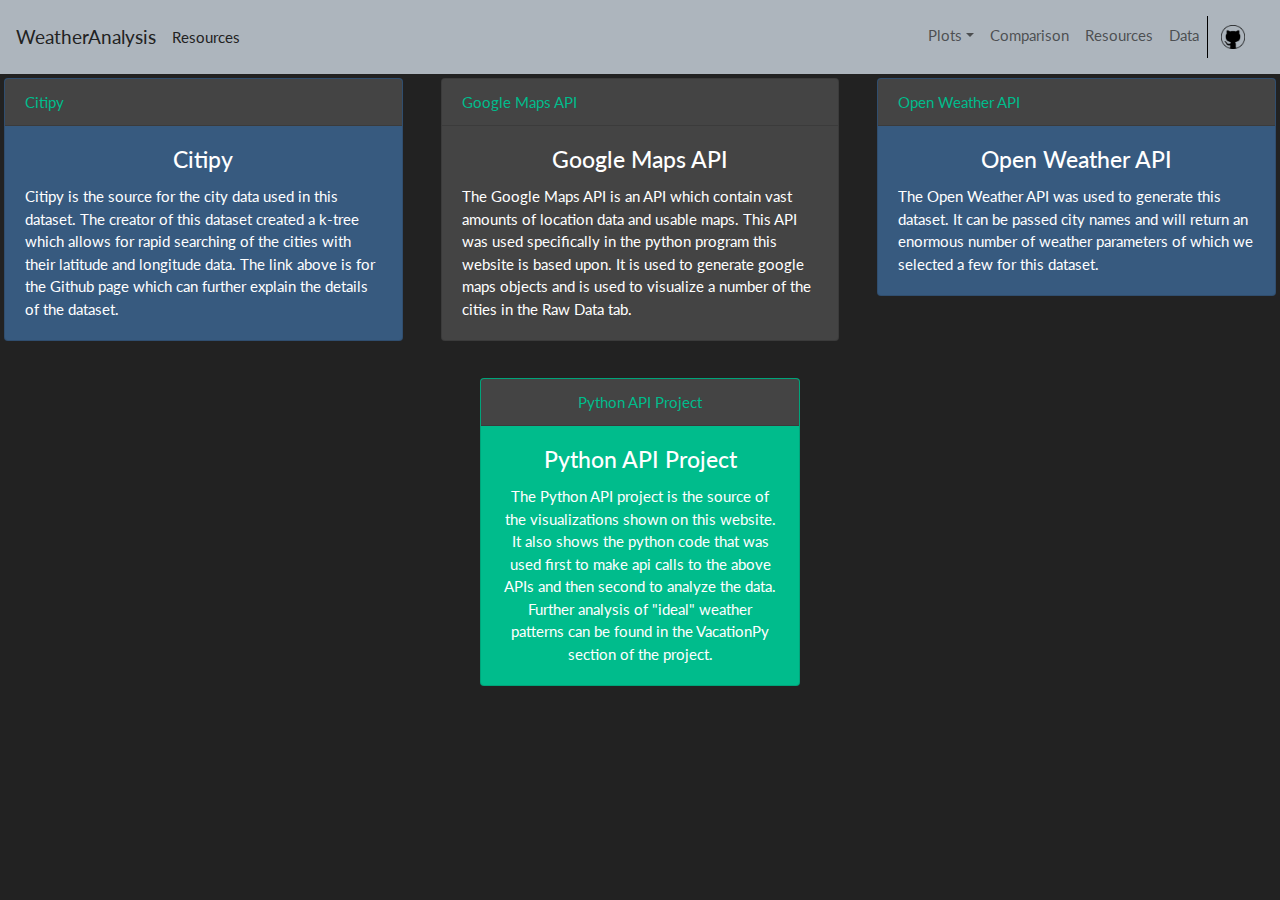
<file: resources.html>
<!DOCTYPE html>
<html lang="en">
<head>
    <meta charset="UTF-8" name = "viewport" content="width=device-width, initial-scale=1">
    <title>Weather Analysis Resources</title>
    <link rel="stylesheet" href="https://stackpath.bootstrapcdn.com/bootstrap/4.3.1/css/bootstrap.min.css" integrity="sha384-ggOyR0iXCbMQv3Xipma34MD+dH/1fQ784/j6cY/iJTQUOhcWr7x9JvoRxT2MZw1T" crossorigin="anonymous">
    <link rel = "stylesheet" href = "bootstrap.css">
    <link rel = "stylesheet" href = "style.css">
</head>

<body>
<!-- This is the navbar which is conserved between all of the different pages. -->
<nav class="navbar navbar-expand-lg navbar-light bg-light smallnav">

    <a class="navbar-brand smallnav" href="./index.html">WeatherAnalysis</a>
    <button class="navbar-toggler" type="button" data-toggle="collapse" data-target="#navbarSupportedContent" aria-controls="navbarSupportedContent" aria-expanded="false" aria-label="Toggle navigation">
      <span class="navbar-toggler-icon"></span>
    </button>
    <a class="navbar-brand smallnav pagemark" href="#">Resources</a>

    <div class="collapse navbar-collapse" id="navbarSupportedContent">

        <ul class="navbar-nav ml-auto">
            <li class="nav-item dropdown">
            <a class="nav-link dropdown-toggle smallnav" data-toggle="dropdown" href="#" role="button" aria-haspopup="true" aria-expanded="false">Plots</a>
            <div class="dropdown-menu" style>
                <a class="dropdown-item smallnav" href="./VisualPages/temp.html">Latitude v Temperature</a>
                <a class="dropdown-item smallnav" href="./VisualPages/clouds.html">Latitude v Cloudiness</a>
                <a class="dropdown-item smallnav" href="./VisualPages/humidity.html">Latitude v Humidity</a>
                <a class="dropdown-item smallnav" href="./VisualPages/winds.html">Latitude v Wind Speed</a>

            </div>
        </li>


        <li class="nav-item">
            <a class="nav-link smallnav" href="./comparison.html">Comparison</a>
        </li>
            </li>
            <li class="nav-item">
            <a class="nav-link smallnav" href="./resources.html">Resources</a>
        </li>
            <li class="nav-item finalli">
            <a class="nav-link smallnav" href="./data.html">Data</a>
        </li>

            <a class="navbar-brand" href="https://github.com/mgood13/Web-Design-Challenge" target="_blank">
                    <img src="./github_PNG83.png" width="30" height="30" alt="" loading="lazy" style="margin-left: 10px; padding: 3px;">
                </a>
      </ul>
    </div>
  </nav>


<script src="https://code.jquery.com/jquery-3.5.1.slim.min.js" integrity="sha384-DfXdz2htPH0lsSSs5nCTpuj/zy4C+OGpamoFVy38MVBnE+IbbVYUew+OrCXaRkfj" crossorigin="anonymous"></script>
<script src="https://cdn.jsdelivr.net/npm/bootstrap@4.5.3/dist/js/bootstrap.bundle.min.js" integrity="sha384-ho+j7jyWK8fNQe+A12Hb8AhRq26LrZ/JpcUGGOn+Y7RsweNrtN/tE3MoK7ZeZDyx" crossorigin="anonymous"></script>
<div class = 'row'>
    <!--First row of the resources tab. This row contains the data sources for the original dataset. Each is in a padded card that takes up 1/3 of the screen -->
    <div class = 'col-md-4'>
        <div class="card text-white bg-primary mb-4" style=" margin: 1%">
            <div class="card-header"><a href = "https://github.com/wingchen/citipy" target = '_blank'>Citipy</a></div>
            <div class="card-body">
                <h4 class="card-title" align = 'center'>Citipy</h4>
                <p class="card-text">Citipy is the source for the city data used in this dataset. The creator of this dataset created a k-tree which allows for rapid
                searching of the cities with their latitude and longitude data. The link above is for the Github page which can further explain the details of the dataset.</p>
            </div>
        </div>
    </div>
    <div class = 'col-md-4'>
        <div class="card text-white bg-secondary mb-4" style=" margin: 1%">
            <div class="card-header"><a href = "https://developers.google.com/maps/documentation" target = '_blank'>Google Maps API</a></div>
            <div class="card-body">
                <h4 class="card-title" align = 'center'>Google Maps API</h4>
                <p class="card-text">The Google Maps API is an API which contain vast amounts of location data and usable maps. This API was used specifically in the
                python program this website is based upon. It is used to generate google maps objects and is used to visualize a number of the cities in the Raw Data tab.</p>
            </div>
        </div>
    </div>
    <div class = 'col-md-4'>
        <div class="card text-white bg-primary mb-4" style=" margin: 1%">
            <div class="card-header"><a href = "https://openweathermap.org/api" target = '_blank'>Open Weather API</a></div>
            <div class="card-body">
                <h4 class="card-title" align = 'center'>Open Weather API</h4>
                <p class="card-text">The Open Weather API was used to generate this dataset. It can be passed city names and will return an enormous number of weather
                parameters of which we selected a few for this dataset.</p>
            </div>
        </div>
    </div>
</div>
<!-- This card is separated out specifically because it is the basis for this entire website -->
    <div align = 'center'>
    <div class="card text-white bg-success mb-3" style="max-width: 20rem; margin: 1%">
            <div class="card-header"><a href = "https://github.com/mgood13/python-api-challenge" target = '_blank'>Python API Project</a></div>
            <div class="card-body">
                <h4 class="card-title" align = 'center'>Python API Project</h4>
                <p class="card-text">The Python API project is the source of the visualizations shown on this website. It also shows the python code that was used
                first to make api calls to the above APIs and then second to analyze the data. Further analysis of "ideal" weather patterns can be found in the
                VacationPy section of the project.</p>
            </div>
        </div>
        </div>




</body>
</file>
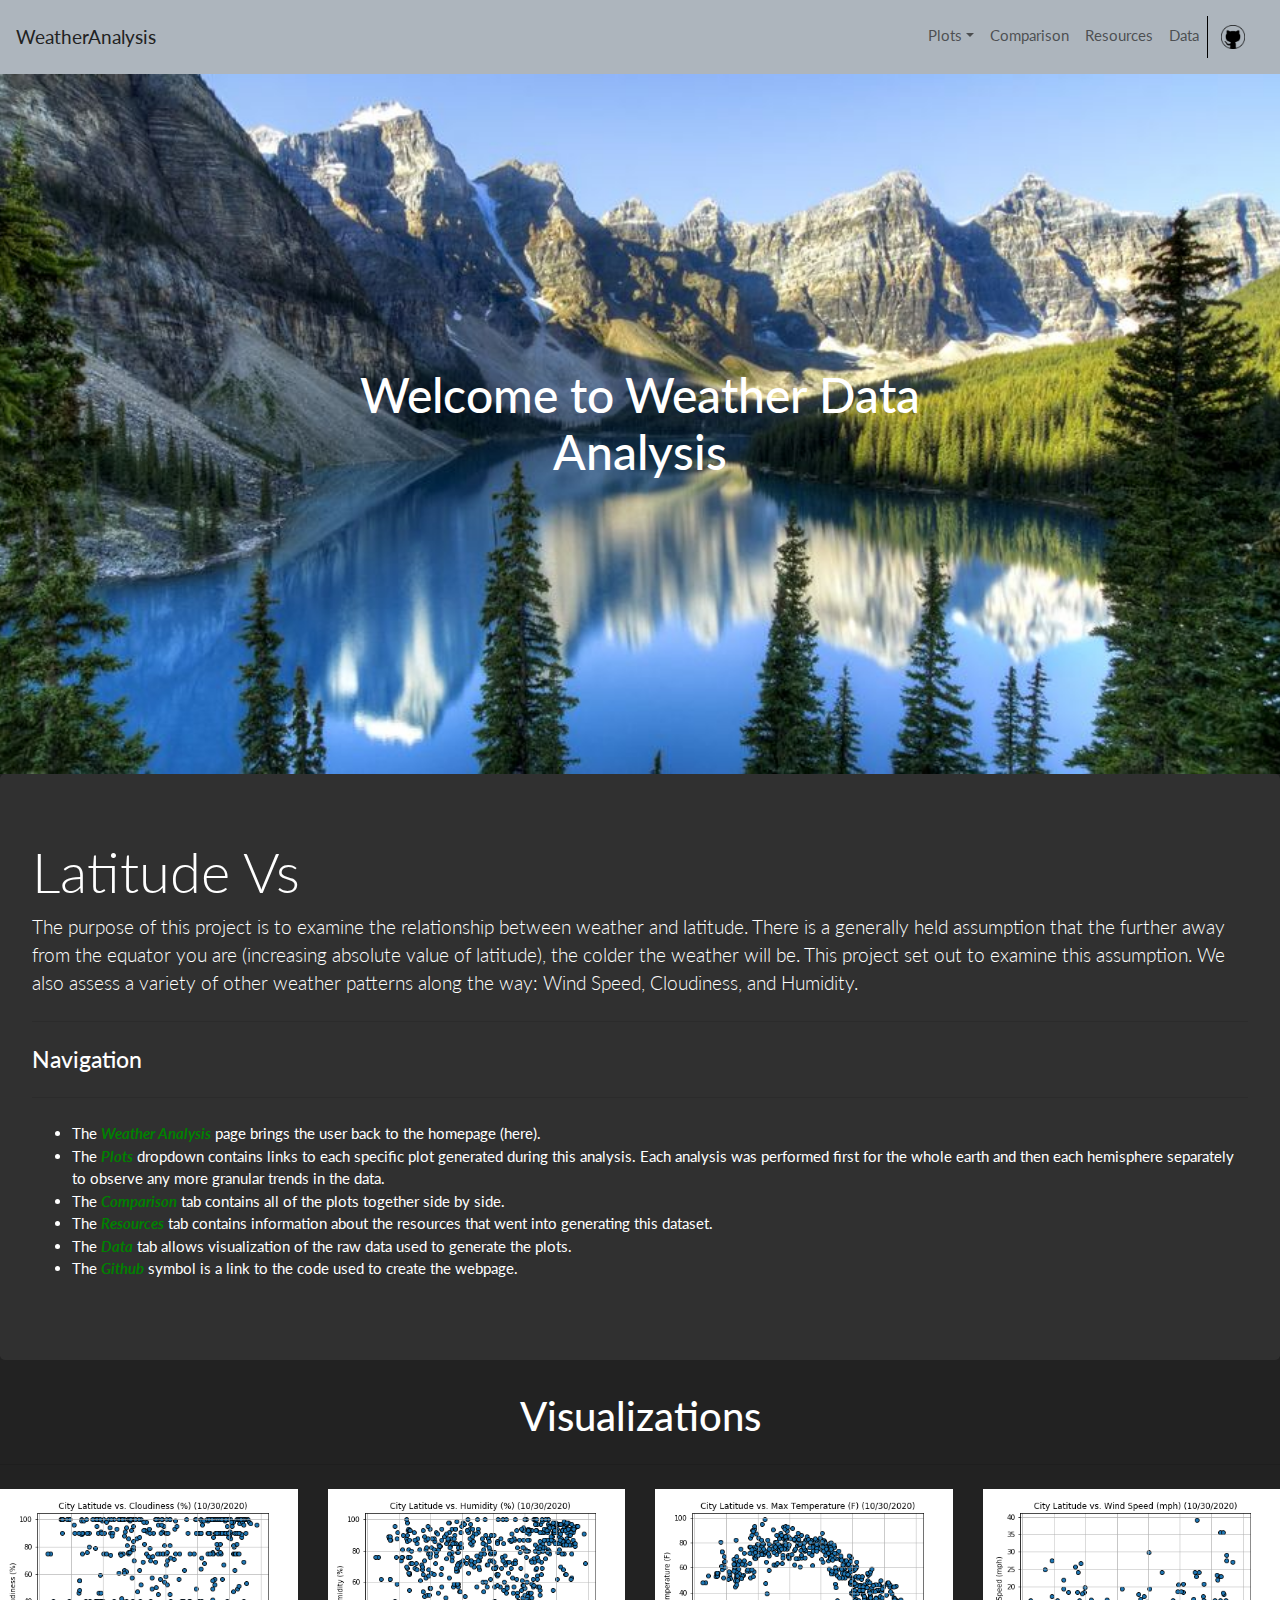
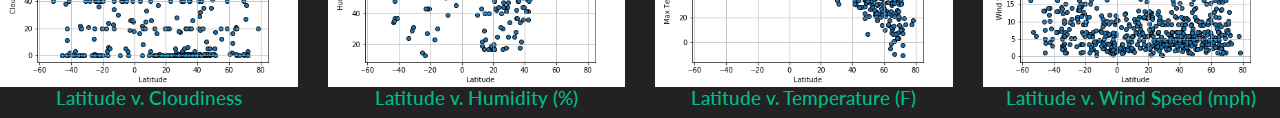
<file: testing.html>
<!DOCTYPE html>
<html lang="en">
<head>
    <meta charset="UTF-8" name = "viewport" content="width=device-width, initial-scale=1">
    <title>Weather Analysis</title>
    <link rel="stylesheet" href="https://stackpath.bootstrapcdn.com/bootstrap/4.3.1/css/bootstrap.min.css" integrity="sha384-ggOyR0iXCbMQv3Xipma34MD+dH/1fQ784/j6cY/iJTQUOhcWr7x9JvoRxT2MZw1T" crossorigin="anonymous">
    <link rel = "stylesheet" href = "bootstrap.css">
    <link rel = "stylesheet" href = "style.css">
</head>
<body>
     <nav class="navbar navbar-expand-lg navbar-light bg-light">

    <a class="navbar-brand" href="testing.html">WeatherAnalysis</a>
    <button class="navbar-toggler" type="button" data-toggle="collapse" data-target="#navbarSupportedContent" aria-controls="navbarSupportedContent" aria-expanded="false" aria-label="Toggle navigation">
      <span class="navbar-toggler-icon"></span>
    </button>

    <div class="collapse navbar-collapse" id="navbarSupportedContent">

        <ul class="navbar-nav ml-auto">
            <li class="nav-item dropdown">
            <a class="nav-link dropdown-toggle" data-toggle="dropdown" href="#" role="button" aria-haspopup="true" aria-expanded="false">Plots</a>
            <div class="dropdown-menu" style>
                <a class="dropdown-item" href="./VisualPages/clouds.html">Latitude v Cloudiness</a>
                <a class="dropdown-item" href="./VisualPages/temp.html">Latitude v Temperature</a>
                <a class="dropdown-item" href="./VisualPages/humidity.html">Latitude v Humidity</a>
                <a class="dropdown-item" href="./VisualPages/winds.html">Latitude v Wind Speed</a>

            </div>
        </li>


        <li class="nav-item">
            <a class="nav-link" href="#">Comparison</a>
        </li>
            </li>
            <li class="nav-item">
            <a class="nav-link" href="#">Resources</a>
        </li>
            <li class="nav-item finalli">
            <a class="nav-link" href="#">Data</a>
        </li>

            <a class="navbar-brand" href="https://github.com/mgood13/Web-Design-Challenge" target="_blank">
                    <img src="github_PNG83.png" width="30" height="30" alt="" loading="lazy" style="margin-left: 10px; padding: 3px;">
                </a>
      </ul>
    </div>
  </nav>


     <div class="image">
        <h1 class = landingtext>Welcome to Weather Data Analysis</h1>
     </div>


    <div>
        <div class="jumbotron">
  <h1 class="display-4">Latitude Vs</h1>
  <p class="lead">The purpose of this project is to examine the relationship between weather and latitude. There is a generally held assumption that the further
  away from the equator you are (increasing absolute value of latitude), the colder the weather will be. This project set out to examine this assumption.
  We also assess a variety of other weather patterns along the way: Wind Speed, Cloudiness, and Humidity. </p>
  <hr class="my-4">
            <h4>Navigation</h4>
            <hr class="my-4">
            <p>
                <ul>

            <li>The <i> <b class = 'highlight'>Weather Analysis</b> </i> page brings the user back to the homepage (here).</li>
            <li>The <i> <b class = 'highlight'>Plots</b> </i> dropdown contains links to each specific plot generated during this analysis. Each analysis was performed first for the whole earth
            and then each hemisphere separately to observe any more granular trends in the data.</li>
            <li>The <i> <b class = 'highlight'>Comparison</b> </i> tab contains all of the plots together side by side.</li>
            <li>The <i> <b class = 'highlight'>Resources</b> </i> tab contains information about the resources that went into generating this dataset.</li>
            <li>The <i> <b class = 'highlight'>Data</b> </i> tab allows visualization of the raw data used to generate the plots.</li>
            <li>The <i> <b class = 'highlight'>Github</b> </i> symbol is a link to the code used to create the webpage.</li>

        </ul>
            </p>
</div>

    </div>


<div>
    <h2 align = 'center'>Visualizations</h2>
    <hr class="my-4">
     <div class = 'row'>
    <div class = 'col-md-3' align = 'center'>
     <div class="thumbnail">
        <a href="./VisualPages/clouds.html">
          <img src="./Images/World_Clouds.png" alt="Cloudiness" style="width:100%">
          <div class="caption">
            <h5 align = 'center'>Latitude v. Cloudiness</h5>
          </div>
        </a>
      </div>
    </div>
        <div class = 'col-md-3'>
        <div class="thumbnail">
        <a href="./VisualPages/humidity.html">
          <img src="./Images/World_Humidity.png" alt="Humidity" style="width:100%">
          <div class="caption">
             <h5 align = 'center'>Latitude v. Humidity (%)</h5>
          </div>
        </a>
      </div>
        </div>
        <div class = 'col-md-3'>
        <div class="thumbnail">
        <a href="./VisualPages/temp.html">
          <img src="./Images/World_Temperature.png" alt="Temperature" style="width:100%">
          <div class="caption">
             <h5 align = 'center'>Latitude v. Temperature (F)</h5>
          </div>
        </a>
      </div>
        </div>
        <div class = 'col-md-3'>
        <div class="thumbnail">
        <a href="./VisualPages/winds.html">
          <img src="./Images/World_Wind.png" alt="Wind" style="width:100%">
          <div class="caption">
             <h5 align = 'center'>Latitude v. Wind Speed (mph)</h5>
          </div>
        </a>
      </div>
    </div>
         </div>
    </div>



<script src="https://code.jquery.com/jquery-3.5.1.slim.min.js" integrity="sha384-DfXdz2htPH0lsSSs5nCTpuj/zy4C+OGpamoFVy38MVBnE+IbbVYUew+OrCXaRkfj" crossorigin="anonymous"></script>
<script src="https://cdn.jsdelivr.net/npm/bootstrap@4.5.3/dist/js/bootstrap.bundle.min.js" integrity="sha384-ho+j7jyWK8fNQe+A12Hb8AhRq26LrZ/JpcUGGOn+Y7RsweNrtN/tE3MoK7ZeZDyx" crossorigin="anonymous"></script>

</body>
</html>
</file>
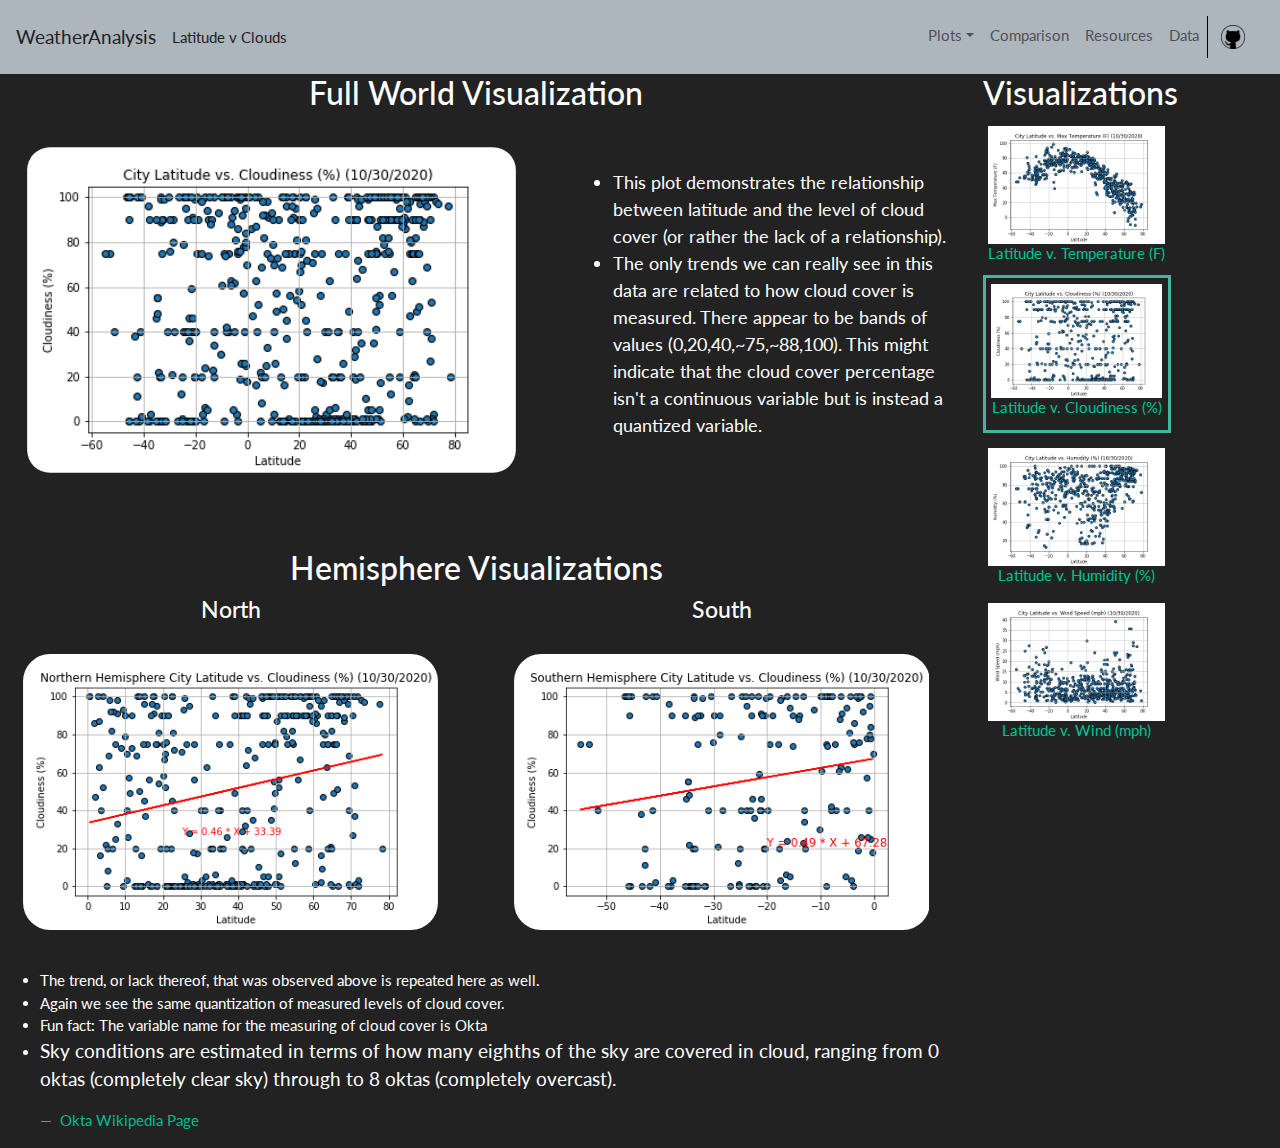
<file: VisualPages/clouds.html>
<!DOCTYPE html>
<html lang="en">
<head>
    <meta charset="UTF-8" name = "viewport" content="width=device-width, initial-scale=1">
    <title>Clouds Analysis</title>
    <link rel="stylesheet" href="https://stackpath.bootstrapcdn.com/bootstrap/4.3.1/css/bootstrap.min.css" integrity="sha384-ggOyR0iXCbMQv3Xipma34MD+dH/1fQ784/j6cY/iJTQUOhcWr7x9JvoRxT2MZw1T" crossorigin="anonymous">
    <link rel = "stylesheet" href = "../bootstrap.css">
    <link rel = "stylesheet" href = "../style.css">
</head>

<body>
<!-- Each of the pages within the VisualPages folder contain identical navigation bars with the Plot name in the subheading. -->
<nav class="navbar navbar-expand-lg navbar-light bg-light smallnav">

    <a class="navbar-brand smallnav" href="../index.html">WeatherAnalysis</a>
    <button class="navbar-toggler" type="button" data-toggle="collapse" data-target="#navbarSupportedContent" aria-controls="navbarSupportedContent" aria-expanded="false" aria-label="Toggle navigation">
      <span class="navbar-toggler-icon"></span>
    </button>
    <a class="navbar-brand smallnav pagemark" href="#">Latitude v Clouds</a>

    <div class="collapse navbar-collapse" id="navbarSupportedContent">

        <ul class="navbar-nav ml-auto">
            <li class="nav-item dropdown">
            <a class="nav-link dropdown-toggle smallnav" data-toggle="dropdown" href="#" role="button" aria-haspopup="true" aria-expanded="false">Plots</a>
            <div class="dropdown-menu" style>
                <a class="dropdown-item smallnav" href="temp.html">Latitude v Temperature</a>
                <a class="dropdown-item smallnav" href="clouds.html">Latitude v Cloudiness</a>
                <a class="dropdown-item smallnav" href="humidity.html">Latitude v Humidity</a>
                <a class="dropdown-item smallnav" href="winds.html">Latitude v Wind Speed</a>

            </div>
        </li>


        <li class="nav-item">
            <a class="nav-link smallnav" href="../comparison.html">Comparison</a>
        </li>
            </li>
            <li class="nav-item">
            <a class="nav-link smallnav" href="../resources.html">Resources</a>
        </li>
            <li class="nav-item finalli">
            <a class="nav-link smallnav" href="../data.html">Data</a>
        </li>

            <a class="navbar-brand" href="https://github.com/mgood13/Web-Design-Challenge" target="_blank">
                    <img src="../github_PNG83.png" width="30" height="30" alt="" loading="lazy" style="margin-left: 10px; padding: 3px;">
                </a>
      </ul>
    </div>
  </nav>

<!-- Each page contains an identical structure. The top of the page contains The full world plot and the analysis. The lower half contains the plot
  for each hemisphere specifically along with further analysis. The right hand side of the page contains thumbnails for each plot and is a link to each analysis page.
  The page that the user is currently on is highlighted with a green box. -->
<div>
    <div class = 'row'>
    <div class="col-md-9">
        <h3 align = 'center'>Full World Visualization</h3>
        <div class = 'row'>
            <div class = 'col-md-7'><img src="../Images/World_Clouds.png"class = 'plotvisual'></div>
            <div class = 'col-md-5 imagetext'>
                <ul>
                    <li>This plot demonstrates the relationship between latitude and the level of cloud cover (or rather the lack of a relationship).</li>
                    <li>The only trends we can really see in this data are related to how cloud cover is measured. There appear to be bands of values (0,20,40,~75,~88,100). This might indicate that the cloud cover percentage isn't a continuous variable but is instead a quantized variable.</li>
                </ul>
            </div>
        </div>
            <hr class="my-4">
        <h3 align = 'center'>Hemisphere Visualizations</h3>
        <div class = 'row'>
            <div class = 'col-md-6'>
                <h4 align = 'center'>North</h4>
                <img src="../Images/North_Clouds.png" alt="Clouds" style="width:100%" class = 'plotvisual'>
            </div>
            <div class = 'col-md-6'>
                <h4 align = 'center'>South</h4>
                <img src="../Images/South_Clouds.png" alt="Clouds" style="width:100%" class = 'plotvisual'>
            </div>
        </div>
        <p>
            <ul>
                <li>The trend, or lack thereof, that was observed above is repeated here as well.</li>
                <li>Again we see the same quantization of measured levels of cloud cover.</li>
                <li>Fun fact: The variable name for the measuring of cloud cover is Okta</li>
                <li>
                    <blockquote class="blockquote">
                        <p> Sky conditions are estimated in terms of how many eighths of the sky are covered in cloud, ranging from 0 oktas (completely clear sky) through to 8 oktas (completely overcast).</p>
                        <footer class="blockquote-footer"> <a href="https://en.wikipedia.org/wiki/Okta">Okta Wikipedia Page</a> </footer>
                    </blockquote>
                </li>
            </ul>


        </p>

    </div>
    <div class = 'col-md-2'>
        <h3 align = 'center'>Visualizations</h3>
        <div class="thumbnail plot">
            <a href="./temp.html">
                <img src="../Images/World_Temperature.png" alt="Temperature" style="width:100%">
                <div class="caption">
                <h6 align = 'center'>Latitude v. Temperature (F)</h6>
                </div>
            </a>
        </div>
        <div class="thumbnail plotemphasis">
            <a href="./clouds.html">
                <img src="../Images/World_Clouds.png" alt="Clouds" style="width:100%">
                <div class="caption">
                <h6 align = 'center'>Latitude v. Cloudiness (%)</h6>
                </div>
            </a>
        </div>
        <div class="thumbnail plot">
            <a href="./humidity.html">
                <img src="../Images/World_Humidity.png" alt="Humidity" style="width:100%">
                <div class="caption">
                <h6 align = 'center'>Latitude v. Humidity (%)</h6>
                </div>
            </a>
        </div>

        <div class="thumbnail plot">
            <a href="./winds.html">
                <img src="../Images/World_Wind.png" alt="Winds" style="width:100%">
                <div class="caption">
                <h6 align = 'center'>Latitude v. Wind (mph)</h6>
                </div>
            </a>
        </div>


</div>

<script src="https://code.jquery.com/jquery-3.5.1.slim.min.js" integrity="sha384-DfXdz2htPH0lsSSs5nCTpuj/zy4C+OGpamoFVy38MVBnE+IbbVYUew+OrCXaRkfj" crossorigin="anonymous"></script>
<script src="https://cdn.jsdelivr.net/npm/bootstrap@4.5.3/dist/js/bootstrap.bundle.min.js" integrity="sha384-ho+j7jyWK8fNQe+A12Hb8AhRq26LrZ/JpcUGGOn+Y7RsweNrtN/tE3MoK7ZeZDyx" crossorigin="anonymous"></script>

</body>
</file>
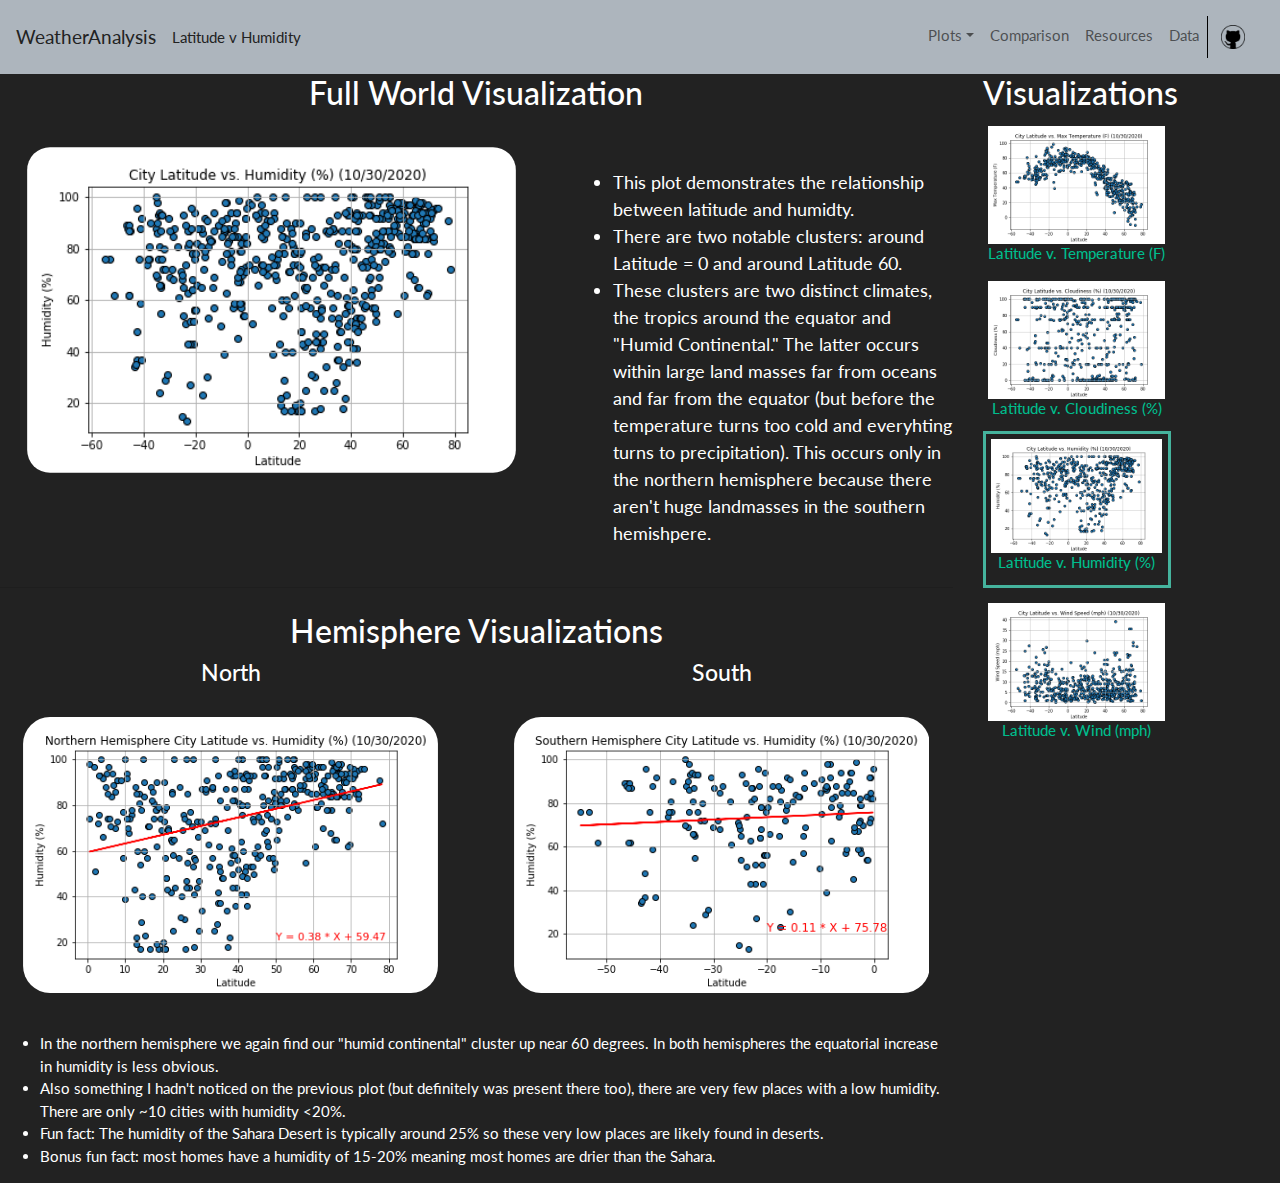
<file: VisualPages/humidity.html>
<!DOCTYPE html>
<html lang="en">
<head>
    <meta charset="UTF-8" name = "viewport" content="width=device-width, initial-scale=1">
    <title>Humidity Analysis</title>
    <link rel="stylesheet" href="https://stackpath.bootstrapcdn.com/bootstrap/4.3.1/css/bootstrap.min.css" integrity="sha384-ggOyR0iXCbMQv3Xipma34MD+dH/1fQ784/j6cY/iJTQUOhcWr7x9JvoRxT2MZw1T" crossorigin="anonymous">
    <link rel = "stylesheet" href = "../bootstrap.css">
    <link rel = "stylesheet" href = "../style.css">
</head>

<body>
<nav class="navbar navbar-expand-lg navbar-light bg-light smallnav">

    <a class="navbar-brand smallnav" href="../index.html">WeatherAnalysis</a>
    <button class="navbar-toggler" type="button" data-toggle="collapse" data-target="#navbarSupportedContent" aria-controls="navbarSupportedContent" aria-expanded="false" aria-label="Toggle navigation">
      <span class="navbar-toggler-icon"></span>
    </button>
    <a class="navbar-brand smallnav pagemark" href="#">Latitude v Humidity</a>

    <div class="collapse navbar-collapse" id="navbarSupportedContent">

        <ul class="navbar-nav ml-auto">
            <li class="nav-item dropdown">
            <a class="nav-link dropdown-toggle smallnav" data-toggle="dropdown" href="#" role="button" aria-haspopup="true" aria-expanded="false">Plots</a>
            <div class="dropdown-menu" style>
                <a class="dropdown-item smallnav" href="temp.html">Latitude v Temperature</a>
                <a class="dropdown-item smallnav" href="clouds.html">Latitude v Cloudiness</a>
                <a class="dropdown-item smallnav" href="humidity.html">Latitude v Humidity</a>
                <a class="dropdown-item smallnav" href="winds.html">Latitude v Wind Speed</a>

            </div>
        </li>


        <li class="nav-item">
            <a class="nav-link smallnav" href="../comparison.html">Comparison</a>
        </li>
            </li>
            <li class="nav-item">
            <a class="nav-link smallnav" href="../resources.html">Resources</a>
        </li>
            <li class="nav-item finalli">
            <a class="nav-link smallnav" href="../data.html">Data</a>
        </li>

            <a class="navbar-brand" href="https://github.com/mgood13/Web-Design-Challenge" target="_blank">
                    <img src="../github_PNG83.png" width="30" height="30" alt="" loading="lazy" style="margin-left: 10px; padding: 3px;">
                </a>
      </ul>
    </div>
  </nav>

<!-- Each page contains an identical structure. The top of the page contains The full world plot and the analysis. The lower half contains the plot
  for each hemisphere specifically along with further analysis. The right hand side of the page contains thumbnails for each plot and is a link to each analysis page.
  The page that the user is currently on is highlighted with a green box. -->
<div>
    <div class = 'row'>
    <div class="col-md-9">
        <h3 align = 'center'>Full World Visualization</h3>
        <div class = 'row'>
            <div class = 'col-md-7'><img src="../Images/World_Humidity.png"class = 'plotvisual'></div>
            <div class = 'col-md-5 imagetext'>
                <ul>
                    <li>This plot demonstrates the relationship between latitude and humidty.</li>
                <li>There are two notable clusters: around Latitude = 0 and around Latitude 60.</li>
                <li>These clusters are two distinct climates, the tropics around the equator and "Humid Continental." The latter occurs within large land masses far from oceans and far from the equator (but before the temperature turns too cold and everyhting turns to precipitation). This occurs only in the northern hemisphere because there aren't huge landmasses in the southern hemishpere.</li>

                </ul>
            </div>
        </div>
            <hr class="my-4">
        <h3 align = 'center'>Hemisphere Visualizations</h3>
        <div class = 'row'>
            <div class = 'col-md-6'>
                <h4 align = 'center'>North</h4>
                <img src="../Images/North_Humidity.png" alt="Clouds" style="width:100%" class = 'plotvisual'>
            </div>
            <div class = 'col-md-6'>
                <h4 align = 'center'>South</h4>
                <img src="../Images/South_Humidity.png" alt="Clouds" style="width:100%" class = 'plotvisual'>
            </div>
        </div>
        <p>
            <ul>
                <li>In the northern hemisphere we again find our "humid continental" cluster up near 60 degrees. In both hemispheres the equatorial increase in humidity is less obvious.</li>
                <li>Also something I hadn't noticed on the previous plot (but definitely was present there too), there are very few places with a low humidity. There are only ~10 cities with humidity <20%.</li>
                <li>Fun fact: The humidity of the Sahara Desert is typically around 25% so these very low places are likely found in deserts.</li>
                <li>Bonus fun fact: most homes have a humidity of 15-20% meaning most homes are drier than the Sahara.</li>

            </ul>


        </p>

    </div>
    <div class = 'col-md-2'>
        <h3 align = 'center'>Visualizations</h3>
        <div class="thumbnail plot">
            <a href="./temp.html">
                <img src="../Images/World_Temperature.png" alt="Temperature" style="width:100%">
                <div class="caption">
                <h6 align = 'center'>Latitude v. Temperature (F)</h6>
                </div>
            </a>
        </div>
        <div class="thumbnail plot">
            <a href="./clouds.html">
                <img src="../Images/World_Clouds.png" alt="Clouds" style="width:100%">
                <div class="caption">
                <h6 align = 'center'>Latitude v. Cloudiness (%)</h6>
                </div>
            </a>
        </div>
        <div class="thumbnail  plotemphasis">
            <a href="./humidity.html">
                <img src="../Images/World_Humidity.png" alt="Humidity" style="width:100%">
                <div class="caption">
                <h6 align = 'center'>Latitude v. Humidity (%)</h6>
                </div>
            </a>
        </div>

        <div class="thumbnail plot">
            <a href="./winds.html">
                <img src="../Images/World_Wind.png" alt="Winds" style="width:100%">
                <div class="caption">
                <h6 align = 'center'>Latitude v. Wind (mph)</h6>
                </div>
            </a>
        </div>


</div>

<script src="https://code.jquery.com/jquery-3.5.1.slim.min.js" integrity="sha384-DfXdz2htPH0lsSSs5nCTpuj/zy4C+OGpamoFVy38MVBnE+IbbVYUew+OrCXaRkfj" crossorigin="anonymous"></script>
<script src="https://cdn.jsdelivr.net/npm/bootstrap@4.5.3/dist/js/bootstrap.bundle.min.js" integrity="sha384-ho+j7jyWK8fNQe+A12Hb8AhRq26LrZ/JpcUGGOn+Y7RsweNrtN/tE3MoK7ZeZDyx" crossorigin="anonymous"></script>



</body>
</file>
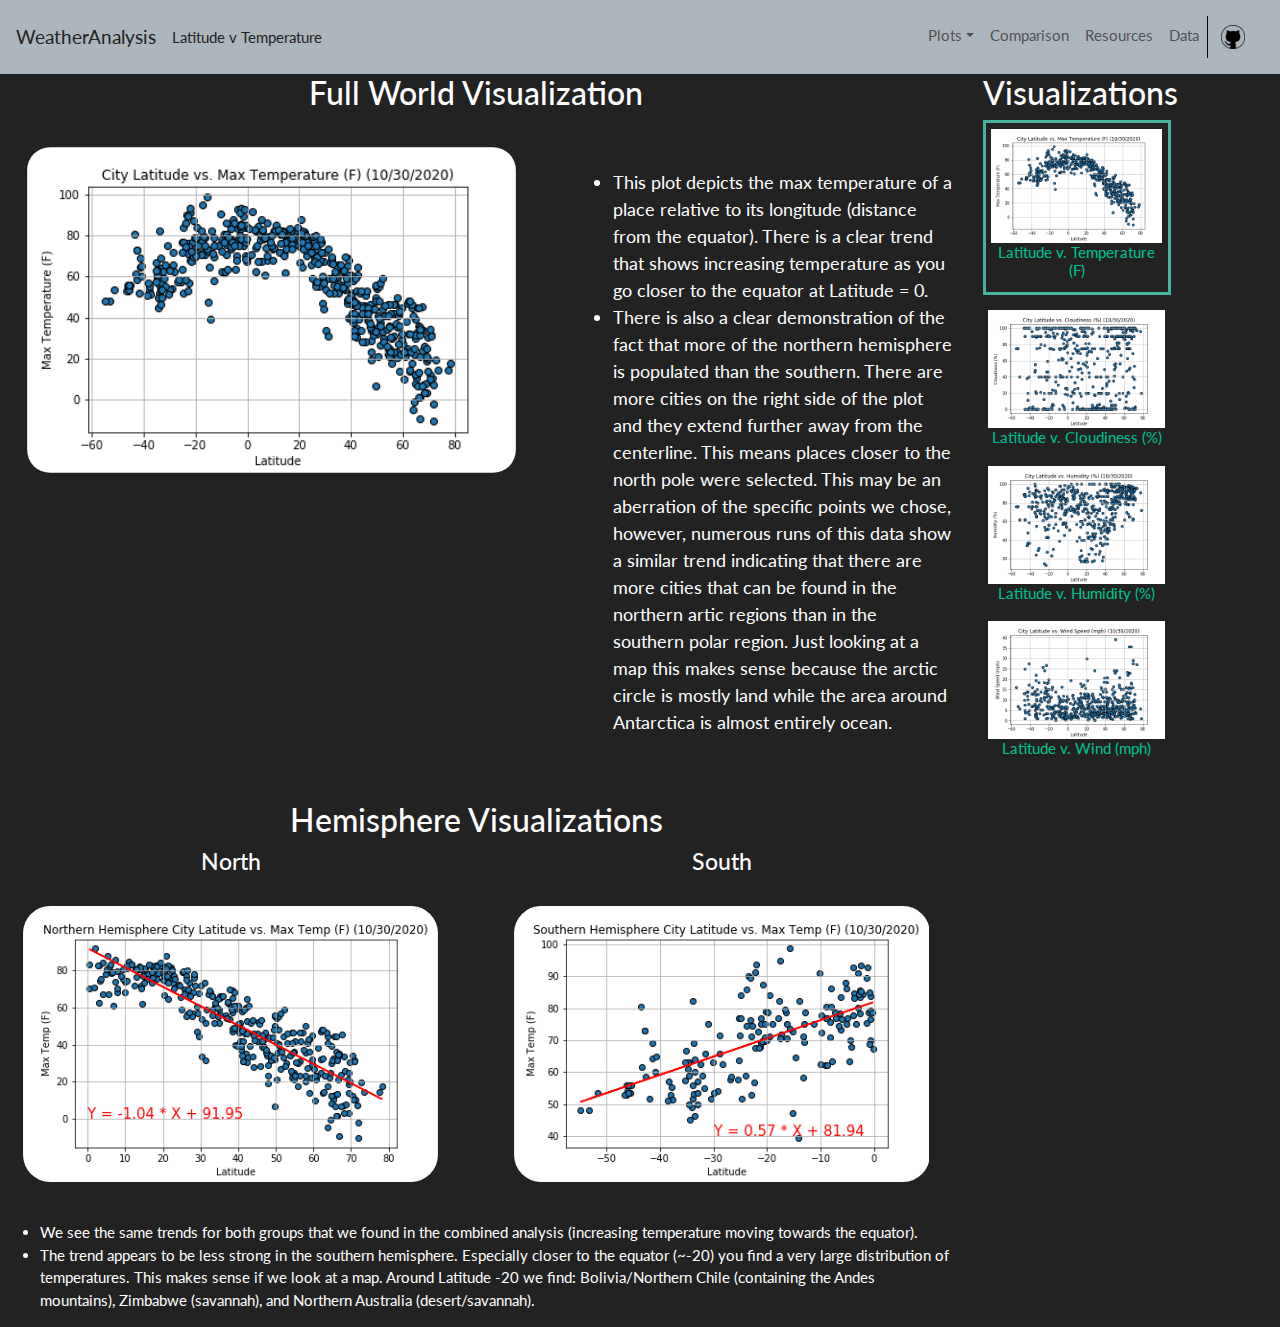
<file: VisualPages/temp.html>
<!DOCTYPE html>
<html lang="en">
<head>
    <meta charset="UTF-8" name = "viewport" content="width=device-width, initial-scale=1">
    <title>Temperature Analysis</title>
    <link rel="stylesheet" href="https://stackpath.bootstrapcdn.com/bootstrap/4.3.1/css/bootstrap.min.css" integrity="sha384-ggOyR0iXCbMQv3Xipma34MD+dH/1fQ784/j6cY/iJTQUOhcWr7x9JvoRxT2MZw1T" crossorigin="anonymous">
    <link rel = "stylesheet" href = "../bootstrap.css">
    <link rel = "stylesheet" href = "../style.css">
</head>
<body>
<nav class="navbar navbar-expand-lg navbar-light bg-light smallnav">

    <a class="navbar-brand smallnav" href="../index.html">WeatherAnalysis</a>
    <button class="navbar-toggler" type="button" data-toggle="collapse" data-target="#navbarSupportedContent" aria-controls="navbarSupportedContent" aria-expanded="false" aria-label="Toggle navigation">
      <span class="navbar-toggler-icon"></span>
    </button>
    <a class="navbar-brand smallnav pagemark" href="#">Latitude v Temperature</a>

    <div class="collapse navbar-collapse" id="navbarSupportedContent">

        <ul class="navbar-nav ml-auto">
            <li class="nav-item dropdown">
            <a class="nav-link dropdown-toggle smallnav" data-toggle="dropdown" href="#" role="button" aria-haspopup="true" aria-expanded="false">Plots</a>
            <div class="dropdown-menu" style>
                <a class="dropdown-item smallnav" href="temp.html">Latitude v Temperature</a>
                <a class="dropdown-item smallnav" href="clouds.html">Latitude v Cloudiness</a>
                <a class="dropdown-item smallnav" href="humidity.html">Latitude v Humidity</a>
                <a class="dropdown-item smallnav" href="winds.html">Latitude v Wind Speed</a>

            </div>
        </li>


        <li class="nav-item">
            <a class="nav-link smallnav" href="../comparison.html">Comparison</a>
        </li>
            </li>
            <li class="nav-item">
            <a class="nav-link smallnav" href="../resources.html">Resources</a>
        </li>
            <li class="nav-item finalli">
            <a class="nav-link smallnav" href="../data.html">Data</a>
        </li>

            <a class="navbar-brand" href="https://github.com/mgood13/Web-Design-Challenge" target="_blank">
                    <img src="../github_PNG83.png" width="30" height="30" alt="" loading="lazy" style="margin-left: 10px; padding: 3px;">
                </a>
      </ul>
    </div>
  </nav>

<!-- Each page contains an identical structure. The top of the page contains The full world plot and the analysis. The lower half contains the plot
  for each hemisphere specifically along with further analysis. The right hand side of the page contains thumbnails for each plot and is a link to each analysis page.
  The page that the user is currently on is highlighted with a green box. -->
<div>
    <div class = 'row'>
    <div class="col-md-9">
        <h3 align = 'center'>Full World Visualization</h3>
        <div class = 'row'>
            <div class = 'col-md-7'><img src="../Images/World_Temperature.png"class = 'plotvisual'></div>
            <div class = 'col-md-5 imagetext'>
                <ul>
                    <li>This plot depicts the max temperature of a place relative to its longitude (distance from the equator). There is a clear trend that shows increasing temperature as you go closer to the equator at Latitude = 0.</li>
                    <li>There is also a clear demonstration of the fact that more of the northern hemisphere is populated than the southern. There are more cities on the right side of the plot and they extend further away from the centerline. This means places closer to the north pole were selected. This may be an aberration of the specific points we chose, however, numerous runs of this data show a similar trend indicating that there are more cities that can be found in the northern artic regions than in the southern polar region. Just looking at a map this makes sense because the arctic circle is mostly land while the area around Antarctica is almost entirely ocean.</li>
                </ul>
            </div>
        </div>
            <hr class="my-4">
        <h3 align = 'center'>Hemisphere Visualizations</h3>
        <div class = 'row'>
            <div class = 'col-md-6'>
                <h4 align = 'center'>North</h4>
                <img src="../Images/North_Temp.png" alt="Clouds" style="width:100%" class = 'plotvisual'>
            </div>
            <div class = 'col-md-6'>
                <h4 align = 'center'>South</h4>
                <img src="../Images/South_Temp.png" alt="Clouds" style="width:100%" class = 'plotvisual'>
            </div>
        </div>
        <p>
            <ul>
                <li>We see the same trends for both groups that we found in the combined analysis (increasing temperature moving towards the equator).</li>
                <li>The trend appears to be less strong in the southern hemisphere. Especially closer to the equator (~-20) you find a very large distribution of temperatures. This makes sense if we look at a map. Around Latitude -20 we find: Bolivia/Northern Chile (containing the Andes mountains), Zimbabwe (savannah), and Northern Australia (desert/savannah).</li>
            </ul>


        </p>

    </div>
    <div class = 'col-md-2'>
        <h3 align = 'center'>Visualizations</h3>
        <div class="thumbnail plotemphasis">
            <a href="./temp.html">
                <img src="../Images/World_Temperature.png" alt="Temperature" style="width:100%">
                <div class="caption">
                <h6 align = 'center'>Latitude v. Temperature (F)</h6>
                </div>
            </a>
        </div>
        <div class="thumbnail plot">
            <a href="./clouds.html">
                <img src="../Images/World_Clouds.png" alt="Clouds" style="width:100%">
                <div class="caption">
                <h6 align = 'center'>Latitude v. Cloudiness (%)</h6>
                </div>
            </a>
        </div>
        <div class="thumbnail plot">
            <a href="./humidity.html">
                <img src="../Images/World_Humidity.png" alt="Humidity" style="width:100%">
                <div class="caption">
                <h6 align = 'center'>Latitude v. Humidity (%)</h6>
                </div>
            </a>
        </div>

        <div class="thumbnail plot">
            <a href="./winds.html">
                <img src="../Images/World_Wind.png" alt="Winds" style="width:100%">
                <div class="caption">
                <h6 align = 'center'>Latitude v. Wind (mph)</h6>
                </div>
            </a>
        </div>


</div>

<script src="https://code.jquery.com/jquery-3.5.1.slim.min.js" integrity="sha384-DfXdz2htPH0lsSSs5nCTpuj/zy4C+OGpamoFVy38MVBnE+IbbVYUew+OrCXaRkfj" crossorigin="anonymous"></script>
<script src="https://cdn.jsdelivr.net/npm/bootstrap@4.5.3/dist/js/bootstrap.bundle.min.js" integrity="sha384-ho+j7jyWK8fNQe+A12Hb8AhRq26LrZ/JpcUGGOn+Y7RsweNrtN/tE3MoK7ZeZDyx" crossorigin="anonymous"></script>


</body>
</file>
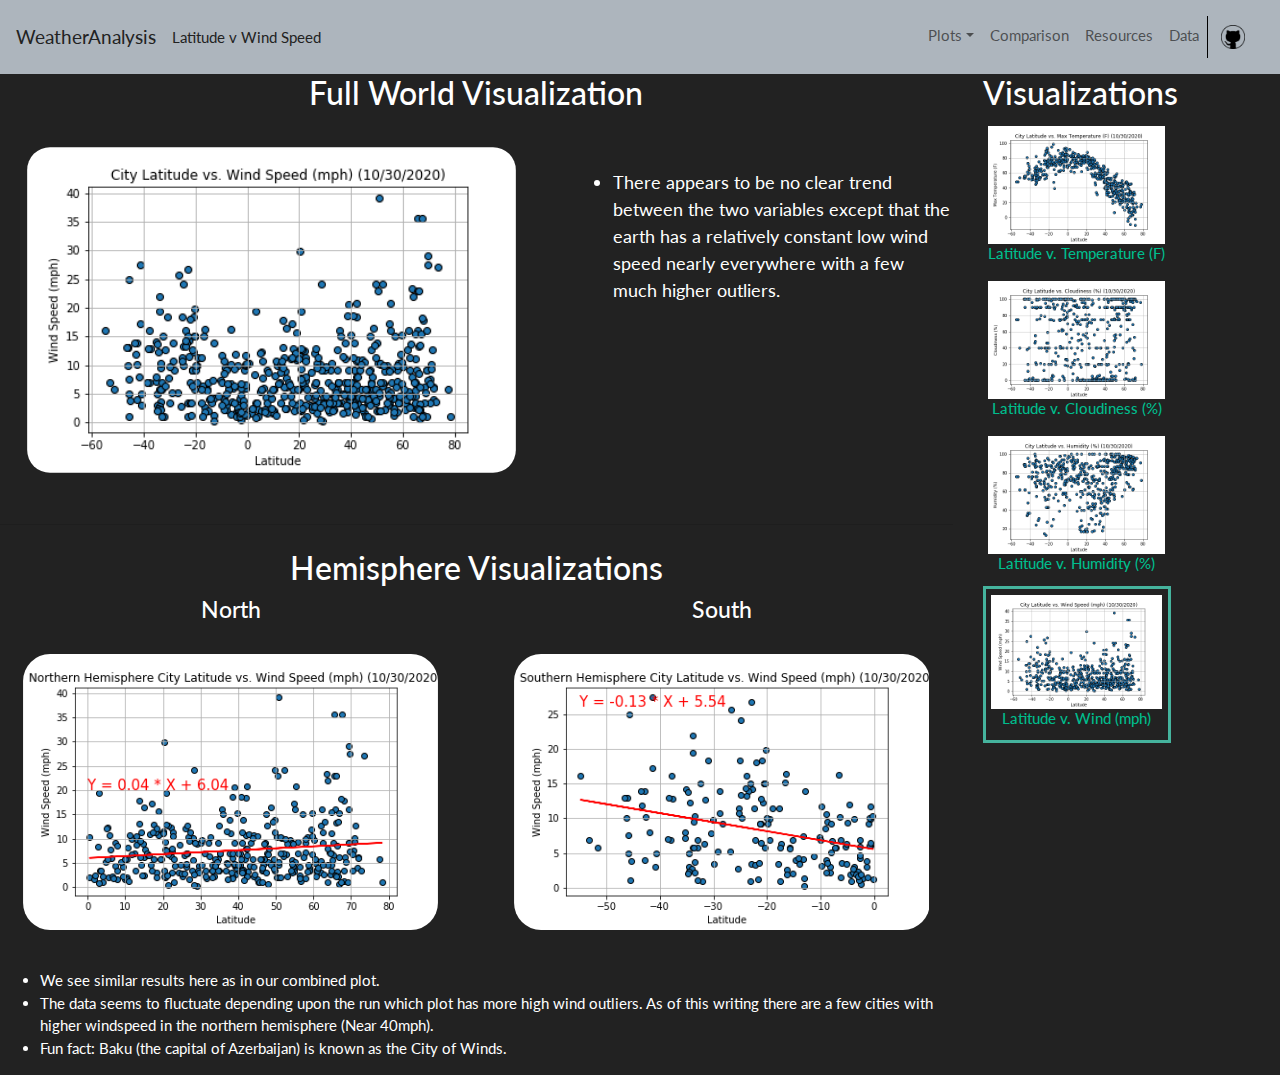
<file: VisualPages/winds.html>
<!DOCTYPE html>
<html lang="en">
<head>
    <meta charset="UTF-8" name = "viewport" content="width=device-width, initial-scale=1">
    <title>Wind Analysis</title>
    <link rel="stylesheet" href="https://stackpath.bootstrapcdn.com/bootstrap/4.3.1/css/bootstrap.min.css" integrity="sha384-ggOyR0iXCbMQv3Xipma34MD+dH/1fQ784/j6cY/iJTQUOhcWr7x9JvoRxT2MZw1T" crossorigin="anonymous">
    <link rel = "stylesheet" href = "../bootstrap.css">
    <link rel = "stylesheet" href = "../style.css">
</head>
<body>
<nav class="navbar navbar-expand-lg navbar-light bg-light smallnav">

    <a class="navbar-brand smallnav" href="../index.html">WeatherAnalysis</a>
    <button class="navbar-toggler" type="button" data-toggle="collapse" data-target="#navbarSupportedContent" aria-controls="navbarSupportedContent" aria-expanded="false" aria-label="Toggle navigation">
      <span class="navbar-toggler-icon"></span>
    </button>
    <a class="navbar-brand smallnav pagemark" href="#">Latitude v Wind Speed</a>

    <div class="collapse navbar-collapse" id="navbarSupportedContent">

        <ul class="navbar-nav ml-auto">
            <li class="nav-item dropdown">
            <a class="nav-link dropdown-toggle smallnav" data-toggle="dropdown" href="#" role="button" aria-haspopup="true" aria-expanded="false">Plots</a>
            <div class="dropdown-menu" style>
                <a class="dropdown-item smallnav" href="temp.html">Latitude v Temperature</a>
                <a class="dropdown-item smallnav" href="clouds.html">Latitude v Cloudiness</a>
                <a class="dropdown-item smallnav" href="humidity.html">Latitude v Humidity</a>
                <a class="dropdown-item smallnav" href="winds.html">Latitude v Wind Speed</a>

            </div>
        </li>


        <li class="nav-item">
            <a class="nav-link smallnav" href="../comparison.html">Comparison</a>
        </li>
            </li>
            <li class="nav-item">
            <a class="nav-link smallnav" href="../resources.html">Resources</a>
        </li>
            <li class="nav-item finalli">
            <a class="nav-link smallnav" href="../data.html">Data</a>
        </li>

            <a class="navbar-brand" href="https://github.com/mgood13/Web-Design-Challenge" target="_blank">
                    <img src="../github_PNG83.png" width="30" height="30" alt="" loading="lazy" style="margin-left: 10px; padding: 3px;">
                </a>
      </ul>
    </div>
  </nav>

<!-- Each page contains an identical structure. The top of the page contains The full world plot and the analysis. The lower half contains the plot
  for each hemisphere specifically along with further analysis. The right hand side of the page contains thumbnails for each plot and is a link to each analysis page.
  The page that the user is currently on is highlighted with a green box. -->
<div>
    <div class = 'row'>
    <div class="col-md-9">
        <h3 align = 'center'>Full World Visualization</h3>
        <div class = 'row'>
            <div class = 'col-md-7'><img src="../Images/World_Wind.png"class = 'plotvisual'></div>
            <div class = 'col-md-5 imagetext'>
                <ul>
                    <li>There appears to be no clear trend between the two variables except that the earth has a relatively constant low wind speed nearly everywhere with a few much higher outliers.</li>
                </ul>
            </div>
        </div>
            <hr class="my-4">
        <h3 align = 'center'>Hemisphere Visualizations</h3>
        <div class = 'row'>
            <div class = 'col-md-6'>
                <h4 align = 'center'>North</h4>
                <img src="../Images/North_Wind.png" alt="Clouds" style="width:100%" class = 'plotvisual'>
            </div>
            <div class = 'col-md-6'>
                <h4 align = 'center'>South</h4>
                <img src="../Images/South_Wind.png" alt="Clouds" style="width:100%" class = 'plotvisual'>
            </div>
        </div>
        <p>
            <ul>
                <li>We see similar results here as in our combined plot.</li>
                <li>The data seems to fluctuate depending upon the run which plot has more high wind outliers. As of this writing there are a few cities with higher windspeed in the northern hemisphere (Near 40mph).</li>
                <li>Fun fact: Baku (the capital of Azerbaijan) is known as the City of Winds.</li>
            </ul>


        </p>

    </div>
    <div class = 'col-md-2'>
        <h3 align = 'center'>Visualizations</h3>
        <div class="thumbnail plot">
            <a href="./temp.html">
                <img src="../Images/World_Temperature.png" alt="Temperature" style="width:100%">
                <div class="caption">
                <h6 align = 'center'>Latitude v. Temperature (F)</h6>
                </div>
            </a>
        </div>
        <div class="thumbnail plot">
            <a href="./clouds.html">
                <img src="../Images/World_Clouds.png" alt="Clouds" style="width:100%">
                <div class="caption">
                <h6 align = 'center'>Latitude v. Cloudiness (%)</h6>
                </div>
            </a>
        </div>
        <div class="thumbnail plot">
            <a href="./humidity.html">
                <img src="../Images/World_Humidity.png" alt="Humidity" style="width:100%">
                <div class="caption">
                <h6 align = 'center'>Latitude v. Humidity (%)</h6>
                </div>
            </a>
        </div>

        <div class="thumbnail plotemphasis">
            <a href="./winds.html">
                <img src="../Images/World_Wind.png" alt="Winds" style="width:100%">
                <div class="caption">
                <h6 align = 'center'>Latitude v. Wind (mph)</h6>
                </div>
            </a>
        </div>


</div>

<script src="https://code.jquery.com/jquery-3.5.1.slim.min.js" integrity="sha384-DfXdz2htPH0lsSSs5nCTpuj/zy4C+OGpamoFVy38MVBnE+IbbVYUew+OrCXaRkfj" crossorigin="anonymous"></script>
<script src="https://cdn.jsdelivr.net/npm/bootstrap@4.5.3/dist/js/bootstrap.bundle.min.js" integrity="sha384-ho+j7jyWK8fNQe+A12Hb8AhRq26LrZ/JpcUGGOn+Y7RsweNrtN/tE3MoK7ZeZDyx" crossorigin="anonymous"></script>


</body>
</file>
<file: style.css>
/* The style.css file here is used specifically for small formatting changes beyond the larger bootstrap formatting. */

/* This formats the image in the center of the screen on the landing page */
.image{
background-image: url("./Images/nature.jpg");
  background-color: #ccffdc;
  height: 700px;
  background-position: center;
  background-repeat: no-repeat;
  background-size: cover;
  position: relative;

}

/* This places the welcome message in the center of the image on the landing page */
.landingtext {
text-align: center;
  position: absolute;
  top: 50%;
  left: 50%;
  transform: translate(-50%, -50%);
  color: white;
}

/* This places the vertical bar between the words and the github icon. It just adds a right margin to the last list item */
.finalli{
border-right: 1px solid #000
}

/* This highlights each of the webpage titles on the landing page */
.highlight{
color: green
}

/* This is used to pad the small plots on the side of each analysis page */
.plotpreview{
padding: 10px

}


/* This is to properly orient the image in the modal at the bottom of the landing page (The popup from the button marked "Something Different?" */
.modalimage{
margin-left: 40px;
margin-right: 30px;


}

/* This is our media query section. It will create change the color of our nav bar and the text color to allow readability.*/
@media only screen and (max-width: 600px) {
.smallnav{
    background-color: #3F3C4A !important;
    color: #FFFFFF !important;
}
.pagemark{
color: #BDBDBD !important
}

}

/* Changes the size of the page marker indication to make it a little smaller than our WeatherAnalysis link */
.pagemark{
font-size : 15px;
}

/* Creates the box around the plot whose page we are currently viewing in the sidebar for each analysis page */
.plotemphasis{
border: 3px solid #45B39D;
margin-bottom: 5%;
padding: 3%
}
/* This is the formatting for the unemphasized plots on the analysis pages */
.plot{
padding: 3%
}

/* This is the formatting for the large plots on the analysis pages */
.plotvisual{

width:100%;
padding: 5%;
border-radius: 50px
}
/* This is the text for our written analysis on the analysis pages */
.imagetext{
padding-top: 5%;
font-size: 18px

}
</file>
